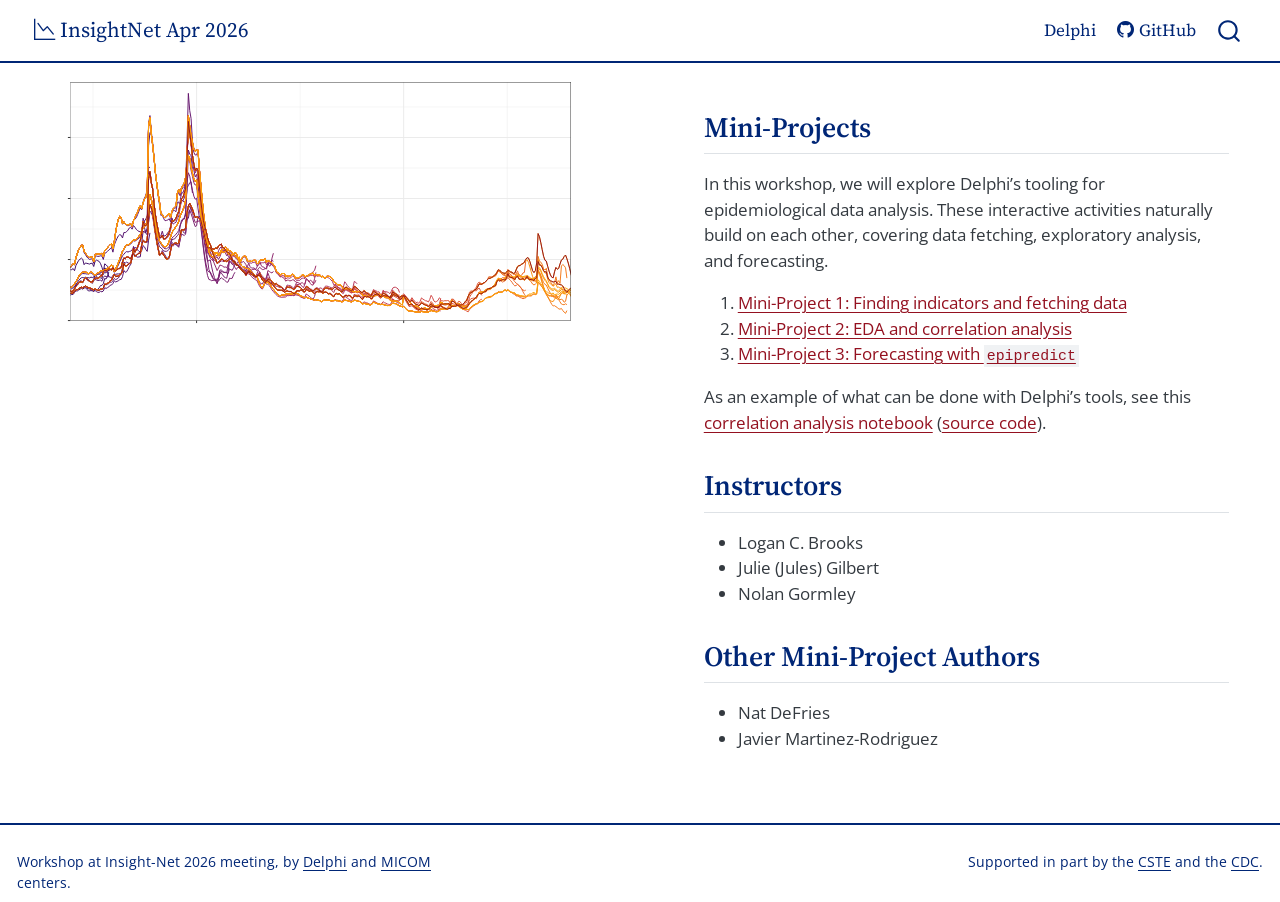
<file: index.html>
<!DOCTYPE html>
<html xmlns="http://www.w3.org/1999/xhtml" lang="en" xml:lang="en"><head>

<meta charset="utf-8">
<meta name="generator" content="quarto-1.8.25">

<meta name="viewport" content="width=device-width, initial-scale=1.0, user-scalable=yes">


<title>InsightNet Apr 2026</title>
<style>
code{white-space: pre-wrap;}
span.smallcaps{font-variant: small-caps;}
div.columns{display: flex; gap: min(4vw, 1.5em);}
div.column{flex: auto; overflow-x: auto;}
div.hanging-indent{margin-left: 1.5em; text-indent: -1.5em;}
ul.task-list{list-style: none;}
ul.task-list li input[type="checkbox"] {
  width: 0.8em;
  margin: 0 0.8em 0.2em -1em; /* quarto-specific, see https://github.com/quarto-dev/quarto-cli/issues/4556 */ 
  vertical-align: middle;
}
</style>


<script src="site_libs/quarto-nav/quarto-nav.js"></script>
<script src="site_libs/quarto-nav/headroom.min.js"></script>
<script src="site_libs/clipboard/clipboard.min.js"></script>
<script src="site_libs/quarto-search/autocomplete.umd.js"></script>
<script src="site_libs/quarto-search/fuse.min.js"></script>
<script src="site_libs/quarto-search/quarto-search.js"></script>
<meta name="quarto:offset" content="./">
<script src="site_libs/quarto-html/quarto.js" type="module"></script>
<script src="site_libs/quarto-html/tabsets/tabsets.js" type="module"></script>
<script src="site_libs/quarto-html/axe/axe-check.js" type="module"></script>
<script src="site_libs/quarto-html/popper.min.js"></script>
<script src="site_libs/quarto-html/tippy.umd.min.js"></script>
<script src="site_libs/quarto-html/anchor.min.js"></script>
<link href="site_libs/quarto-html/tippy.css" rel="stylesheet">
<link href="site_libs/quarto-html/quarto-syntax-highlighting-7b89279ff1a6dce999919e0e67d4d9ec.css" rel="stylesheet" id="quarto-text-highlighting-styles">
<script src="site_libs/bootstrap/bootstrap.min.js"></script>
<link href="site_libs/bootstrap/bootstrap-icons.css" rel="stylesheet">
<link href="site_libs/bootstrap/bootstrap-f5081daa3b7b4c487c0aafb739bd7a50.min.css" rel="stylesheet" append-hash="true" id="quarto-bootstrap" data-mode="light">
<script id="quarto-search-options" type="application/json">{
  "location": "navbar",
  "copy-button": false,
  "collapse-after": 3,
  "panel-placement": "end",
  "type": "overlay",
  "limit": 50,
  "keyboard-shortcut": [
    "f",
    "/",
    "s"
  ],
  "show-item-context": false,
  "language": {
    "search-no-results-text": "No results",
    "search-matching-documents-text": "matching documents",
    "search-copy-link-title": "Copy link to search",
    "search-hide-matches-text": "Hide additional matches",
    "search-more-match-text": "more match in this document",
    "search-more-matches-text": "more matches in this document",
    "search-clear-button-title": "Clear",
    "search-text-placeholder": "",
    "search-detached-cancel-button-title": "Cancel",
    "search-submit-button-title": "Submit",
    "search-label": "Search"
  }
}</script>


</head>

<body class="nav-fixed fullcontent quarto-light">

<div id="quarto-search-results"></div>
  <header id="quarto-header" class="headroom fixed-top">
    <nav class="navbar navbar-expand-lg " data-bs-theme="dark">
      <div class="navbar-container container-fluid">
      <div class="navbar-brand-container mx-auto">
    <a href="./index.html" class="navbar-brand navbar-brand-logo">
    </a>
    <a class="navbar-brand" href="./index.html">
    <span class="navbar-title"><i class="bi bi-graph-down"></i> InsightNet Apr 2026</span>
    </a>
  </div>
            <div id="quarto-search" class="" title="Search"></div>
          <button class="navbar-toggler" type="button" data-bs-toggle="collapse" data-bs-target="#navbarCollapse" aria-controls="navbarCollapse" role="menu" aria-expanded="false" aria-label="Toggle navigation" onclick="if (window.quartoToggleHeadroom) { window.quartoToggleHeadroom(); }">
  <span class="navbar-toggler-icon"></span>
</button>
          <div class="collapse navbar-collapse" id="navbarCollapse">
            <ul class="navbar-nav navbar-nav-scroll ms-auto">
  <li class="nav-item">
    <a class="nav-link" href="https://delphi.cmu.edu/"> 
<span class="menu-text">Delphi</span></a>
  </li>  
  <li class="nav-item">
    <a class="nav-link" href="https://github.com/cmu-delphi/InsightNet-apr-2026"> <i class="bi bi-github" role="img">
</i> 
<span class="menu-text">GitHub</span></a>
  </li>  
</ul>
          </div> <!-- /navcollapse -->
            <div class="quarto-navbar-tools">
</div>
      </div> <!-- /container-fluid -->
    </nav>
</header>
<!-- content -->
<div id="quarto-content" class="quarto-container page-layout-custom page-navbar">
<!-- sidebar -->
<!-- margin-sidebar -->
<!-- main -->




<div class="grid">
<div class="g-col-12 g-col-lg-6 px-5">
<div class="quarto-figure quarto-figure-center">
<figure class="figure">
<p><img src="assets/img/cover-art.svg" class="img-fluid quarto-figure quarto-figure-center figure-img"></p>
</figure>
</div>
<!-- ::: {layout-ncol=4} -->
<!-- ![](assets/img/delphi.jpg) -->
<!-- ![](assets/img/cmu.png) -->
<!-- ![](assets/img/berkeley.jpg) -->
<!-- ![](assets/img/ubc.jpg) -->
<!-- ::: -->
</div>
<div class="g-col-12 g-col-lg-6 px-5">
<section id="mini-projects" class="level2">
<h2 data-anchor-id="mini-projects">Mini-Projects</h2>
<p>In this workshop, we will explore Delphi’s tooling for epidemiological data analysis. These interactive activities naturally build on each other, covering data fetching, exploratory analysis, and forecasting.</p>
<ol type="1">
<li><a href="./scripts/miniproject_1_solutions.html">Mini-Project 1: Finding indicators and fetching data</a></li>
<li><a href="./scripts/miniproject_2_solutions.html">Mini-Project 2: EDA and correlation analysis</a></li>
<li><a href="./scripts/miniproject_3_solutions.html">Mini-Project 3: Forecasting with <code>epipredict</code></a></li>
</ol>
<p>As an example of what can be done with Delphi’s tools, see this <a href="https://cmu-delphi.github.io/analysis-notebooks/indicator_analysis/eval_hhs_vs_doctor_visits_api_state.html">correlation analysis notebook</a> (<a href="https://github.com/cmu-delphi/analysis-notebooks/tree/main/indicator_analysis">source code</a>).</p>
</section>
<section id="instructors" class="level2">
<h2 data-anchor-id="instructors">Instructors</h2>
<ul>
<li>Logan C. Brooks</li>
<li>Julie (Jules) Gilbert</li>
<li>Nolan Gormley</li>
</ul>
</section>
<section id="other-mini-project-authors" class="level2">
<h2 data-anchor-id="other-mini-project-authors">Other Mini-Project Authors</h2>
<ul>
<li>Nat DeFries</li>
<li>Javier Martinez-Rodriguez</li>
</ul>
</section>
</div>
</div>




<script id="quarto-html-after-body" type="application/javascript">
  window.document.addEventListener("DOMContentLoaded", function (event) {
    const icon = "";
    const anchorJS = new window.AnchorJS();
    anchorJS.options = {
      placement: 'right',
      icon: icon
    };
    anchorJS.add('.anchored');
    const isCodeAnnotation = (el) => {
      for (const clz of el.classList) {
        if (clz.startsWith('code-annotation-')) {                     
          return true;
        }
      }
      return false;
    }
    const onCopySuccess = function(e) {
      // button target
      const button = e.trigger;
      // don't keep focus
      button.blur();
      // flash "checked"
      button.classList.add('code-copy-button-checked');
      var currentTitle = button.getAttribute("title");
      button.setAttribute("title", "Copied!");
      let tooltip;
      if (window.bootstrap) {
        button.setAttribute("data-bs-toggle", "tooltip");
        button.setAttribute("data-bs-placement", "left");
        button.setAttribute("data-bs-title", "Copied!");
        tooltip = new bootstrap.Tooltip(button, 
          { trigger: "manual", 
            customClass: "code-copy-button-tooltip",
            offset: [0, -8]});
        tooltip.show();    
      }
      setTimeout(function() {
        if (tooltip) {
          tooltip.hide();
          button.removeAttribute("data-bs-title");
          button.removeAttribute("data-bs-toggle");
          button.removeAttribute("data-bs-placement");
        }
        button.setAttribute("title", currentTitle);
        button.classList.remove('code-copy-button-checked');
      }, 1000);
      // clear code selection
      e.clearSelection();
    }
    const getTextToCopy = function(trigger) {
      const outerScaffold = trigger.parentElement.cloneNode(true);
      const codeEl = outerScaffold.querySelector('code');
      for (const childEl of codeEl.children) {
        if (isCodeAnnotation(childEl)) {
          childEl.remove();
        }
      }
      return codeEl.innerText;
    }
    const clipboard = new window.ClipboardJS('.code-copy-button:not([data-in-quarto-modal])', {
      text: getTextToCopy
    });
    clipboard.on('success', onCopySuccess);
    if (window.document.getElementById('quarto-embedded-source-code-modal')) {
      const clipboardModal = new window.ClipboardJS('.code-copy-button[data-in-quarto-modal]', {
        text: getTextToCopy,
        container: window.document.getElementById('quarto-embedded-source-code-modal')
      });
      clipboardModal.on('success', onCopySuccess);
    }
      var localhostRegex = new RegExp(/^(?:http|https):\/\/localhost\:?[0-9]*\//);
      var mailtoRegex = new RegExp(/^mailto:/);
        var filterRegex = new RegExp("https:\/\/cmu-delphi\.github\.io\/InsightNet-apr-2026\/");
      var isInternal = (href) => {
          return filterRegex.test(href) || localhostRegex.test(href) || mailtoRegex.test(href);
      }
      // Inspect non-navigation links and adorn them if external
     var links = window.document.querySelectorAll('a[href]:not(.nav-link):not(.navbar-brand):not(.toc-action):not(.sidebar-link):not(.sidebar-item-toggle):not(.pagination-link):not(.no-external):not([aria-hidden]):not(.dropdown-item):not(.quarto-navigation-tool):not(.about-link)');
      for (var i=0; i<links.length; i++) {
        const link = links[i];
        if (!isInternal(link.href)) {
          // undo the damage that might have been done by quarto-nav.js in the case of
          // links that we want to consider external
          if (link.dataset.originalHref !== undefined) {
            link.href = link.dataset.originalHref;
          }
        }
      }
    function tippyHover(el, contentFn, onTriggerFn, onUntriggerFn) {
      const config = {
        allowHTML: true,
        maxWidth: 500,
        delay: 100,
        arrow: false,
        appendTo: function(el) {
            return el.parentElement;
        },
        interactive: true,
        interactiveBorder: 10,
        theme: 'quarto',
        placement: 'bottom-start',
      };
      if (contentFn) {
        config.content = contentFn;
      }
      if (onTriggerFn) {
        config.onTrigger = onTriggerFn;
      }
      if (onUntriggerFn) {
        config.onUntrigger = onUntriggerFn;
      }
      window.tippy(el, config); 
    }
    const noterefs = window.document.querySelectorAll('a[role="doc-noteref"]');
    for (var i=0; i<noterefs.length; i++) {
      const ref = noterefs[i];
      tippyHover(ref, function() {
        // use id or data attribute instead here
        let href = ref.getAttribute('data-footnote-href') || ref.getAttribute('href');
        try { href = new URL(href).hash; } catch {}
        const id = href.replace(/^#\/?/, "");
        const note = window.document.getElementById(id);
        if (note) {
          return note.innerHTML;
        } else {
          return "";
        }
      });
    }
    const xrefs = window.document.querySelectorAll('a.quarto-xref');
    const processXRef = (id, note) => {
      // Strip column container classes
      const stripColumnClz = (el) => {
        el.classList.remove("page-full", "page-columns");
        if (el.children) {
          for (const child of el.children) {
            stripColumnClz(child);
          }
        }
      }
      stripColumnClz(note)
      if (id === null || id.startsWith('sec-')) {
        // Special case sections, only their first couple elements
        const container = document.createElement("div");
        if (note.children && note.children.length > 2) {
          container.appendChild(note.children[0].cloneNode(true));
          for (let i = 1; i < note.children.length; i++) {
            const child = note.children[i];
            if (child.tagName === "P" && child.innerText === "") {
              continue;
            } else {
              container.appendChild(child.cloneNode(true));
              break;
            }
          }
          if (window.Quarto?.typesetMath) {
            window.Quarto.typesetMath(container);
          }
          return container.innerHTML
        } else {
          if (window.Quarto?.typesetMath) {
            window.Quarto.typesetMath(note);
          }
          return note.innerHTML;
        }
      } else {
        // Remove any anchor links if they are present
        const anchorLink = note.querySelector('a.anchorjs-link');
        if (anchorLink) {
          anchorLink.remove();
        }
        if (window.Quarto?.typesetMath) {
          window.Quarto.typesetMath(note);
        }
        if (note.classList.contains("callout")) {
          return note.outerHTML;
        } else {
          return note.innerHTML;
        }
      }
    }
    for (var i=0; i<xrefs.length; i++) {
      const xref = xrefs[i];
      tippyHover(xref, undefined, function(instance) {
        instance.disable();
        let url = xref.getAttribute('href');
        let hash = undefined; 
        if (url.startsWith('#')) {
          hash = url;
        } else {
          try { hash = new URL(url).hash; } catch {}
        }
        if (hash) {
          const id = hash.replace(/^#\/?/, "");
          const note = window.document.getElementById(id);
          if (note !== null) {
            try {
              const html = processXRef(id, note.cloneNode(true));
              instance.setContent(html);
            } finally {
              instance.enable();
              instance.show();
            }
          } else {
            // See if we can fetch this
            fetch(url.split('#')[0])
            .then(res => res.text())
            .then(html => {
              const parser = new DOMParser();
              const htmlDoc = parser.parseFromString(html, "text/html");
              const note = htmlDoc.getElementById(id);
              if (note !== null) {
                const html = processXRef(id, note);
                instance.setContent(html);
              } 
            }).finally(() => {
              instance.enable();
              instance.show();
            });
          }
        } else {
          // See if we can fetch a full url (with no hash to target)
          // This is a special case and we should probably do some content thinning / targeting
          fetch(url)
          .then(res => res.text())
          .then(html => {
            const parser = new DOMParser();
            const htmlDoc = parser.parseFromString(html, "text/html");
            const note = htmlDoc.querySelector('main.content');
            if (note !== null) {
              // This should only happen for chapter cross references
              // (since there is no id in the URL)
              // remove the first header
              if (note.children.length > 0 && note.children[0].tagName === "HEADER") {
                note.children[0].remove();
              }
              const html = processXRef(null, note);
              instance.setContent(html);
            } 
          }).finally(() => {
            instance.enable();
            instance.show();
          });
        }
      }, function(instance) {
      });
    }
        let selectedAnnoteEl;
        const selectorForAnnotation = ( cell, annotation) => {
          let cellAttr = 'data-code-cell="' + cell + '"';
          let lineAttr = 'data-code-annotation="' +  annotation + '"';
          const selector = 'span[' + cellAttr + '][' + lineAttr + ']';
          return selector;
        }
        const selectCodeLines = (annoteEl) => {
          const doc = window.document;
          const targetCell = annoteEl.getAttribute("data-target-cell");
          const targetAnnotation = annoteEl.getAttribute("data-target-annotation");
          const annoteSpan = window.document.querySelector(selectorForAnnotation(targetCell, targetAnnotation));
          const lines = annoteSpan.getAttribute("data-code-lines").split(",");
          const lineIds = lines.map((line) => {
            return targetCell + "-" + line;
          })
          let top = null;
          let height = null;
          let parent = null;
          if (lineIds.length > 0) {
              //compute the position of the single el (top and bottom and make a div)
              const el = window.document.getElementById(lineIds[0]);
              top = el.offsetTop;
              height = el.offsetHeight;
              parent = el.parentElement.parentElement;
            if (lineIds.length > 1) {
              const lastEl = window.document.getElementById(lineIds[lineIds.length - 1]);
              const bottom = lastEl.offsetTop + lastEl.offsetHeight;
              height = bottom - top;
            }
            if (top !== null && height !== null && parent !== null) {
              // cook up a div (if necessary) and position it 
              let div = window.document.getElementById("code-annotation-line-highlight");
              if (div === null) {
                div = window.document.createElement("div");
                div.setAttribute("id", "code-annotation-line-highlight");
                div.style.position = 'absolute';
                parent.appendChild(div);
              }
              div.style.top = top - 2 + "px";
              div.style.height = height + 4 + "px";
              div.style.left = 0;
              let gutterDiv = window.document.getElementById("code-annotation-line-highlight-gutter");
              if (gutterDiv === null) {
                gutterDiv = window.document.createElement("div");
                gutterDiv.setAttribute("id", "code-annotation-line-highlight-gutter");
                gutterDiv.style.position = 'absolute';
                const codeCell = window.document.getElementById(targetCell);
                const gutter = codeCell.querySelector('.code-annotation-gutter');
                gutter.appendChild(gutterDiv);
              }
              gutterDiv.style.top = top - 2 + "px";
              gutterDiv.style.height = height + 4 + "px";
            }
            selectedAnnoteEl = annoteEl;
          }
        };
        const unselectCodeLines = () => {
          const elementsIds = ["code-annotation-line-highlight", "code-annotation-line-highlight-gutter"];
          elementsIds.forEach((elId) => {
            const div = window.document.getElementById(elId);
            if (div) {
              div.remove();
            }
          });
          selectedAnnoteEl = undefined;
        };
          // Handle positioning of the toggle
      window.addEventListener(
        "resize",
        throttle(() => {
          elRect = undefined;
          if (selectedAnnoteEl) {
            selectCodeLines(selectedAnnoteEl);
          }
        }, 10)
      );
      function throttle(fn, ms) {
      let throttle = false;
      let timer;
        return (...args) => {
          if(!throttle) { // first call gets through
              fn.apply(this, args);
              throttle = true;
          } else { // all the others get throttled
              if(timer) clearTimeout(timer); // cancel #2
              timer = setTimeout(() => {
                fn.apply(this, args);
                timer = throttle = false;
              }, ms);
          }
        };
      }
        // Attach click handler to the DT
        const annoteDls = window.document.querySelectorAll('dt[data-target-cell]');
        for (const annoteDlNode of annoteDls) {
          annoteDlNode.addEventListener('click', (event) => {
            const clickedEl = event.target;
            if (clickedEl !== selectedAnnoteEl) {
              unselectCodeLines();
              const activeEl = window.document.querySelector('dt[data-target-cell].code-annotation-active');
              if (activeEl) {
                activeEl.classList.remove('code-annotation-active');
              }
              selectCodeLines(clickedEl);
              clickedEl.classList.add('code-annotation-active');
            } else {
              // Unselect the line
              unselectCodeLines();
              clickedEl.classList.remove('code-annotation-active');
            }
          });
        }
    const findCites = (el) => {
      const parentEl = el.parentElement;
      if (parentEl) {
        const cites = parentEl.dataset.cites;
        if (cites) {
          return {
            el,
            cites: cites.split(' ')
          };
        } else {
          return findCites(el.parentElement)
        }
      } else {
        return undefined;
      }
    };
    var bibliorefs = window.document.querySelectorAll('a[role="doc-biblioref"]');
    for (var i=0; i<bibliorefs.length; i++) {
      const ref = bibliorefs[i];
      const citeInfo = findCites(ref);
      if (citeInfo) {
        tippyHover(citeInfo.el, function() {
          var popup = window.document.createElement('div');
          citeInfo.cites.forEach(function(cite) {
            var citeDiv = window.document.createElement('div');
            citeDiv.classList.add('hanging-indent');
            citeDiv.classList.add('csl-entry');
            var biblioDiv = window.document.getElementById('ref-' + cite);
            if (biblioDiv) {
              citeDiv.innerHTML = biblioDiv.innerHTML;
            }
            popup.appendChild(citeDiv);
          });
          return popup.innerHTML;
        });
      }
    }
  });
  </script>
</div> <!-- /content -->
<footer class="footer">
  <div class="nav-footer">
    <div class="nav-footer-left">
<p>Workshop at Insight-Net 2026 meeting, by <a href="https://delphi.cmu.edu">Delphi</a> and <a href="https://www.micom-insight.net/">MICOM</a> centers.</p>
</div>   
    <div class="nav-footer-center">
      &nbsp;
    </div>
    <div class="nav-footer-right">
<p>Supported in part by the <a href="https://www.cste.org">CSTE</a> and the <a href="https://www.cdc.gov">CDC</a>.</p>
</div>
  </div>
</footer>




</body></html>
</file>
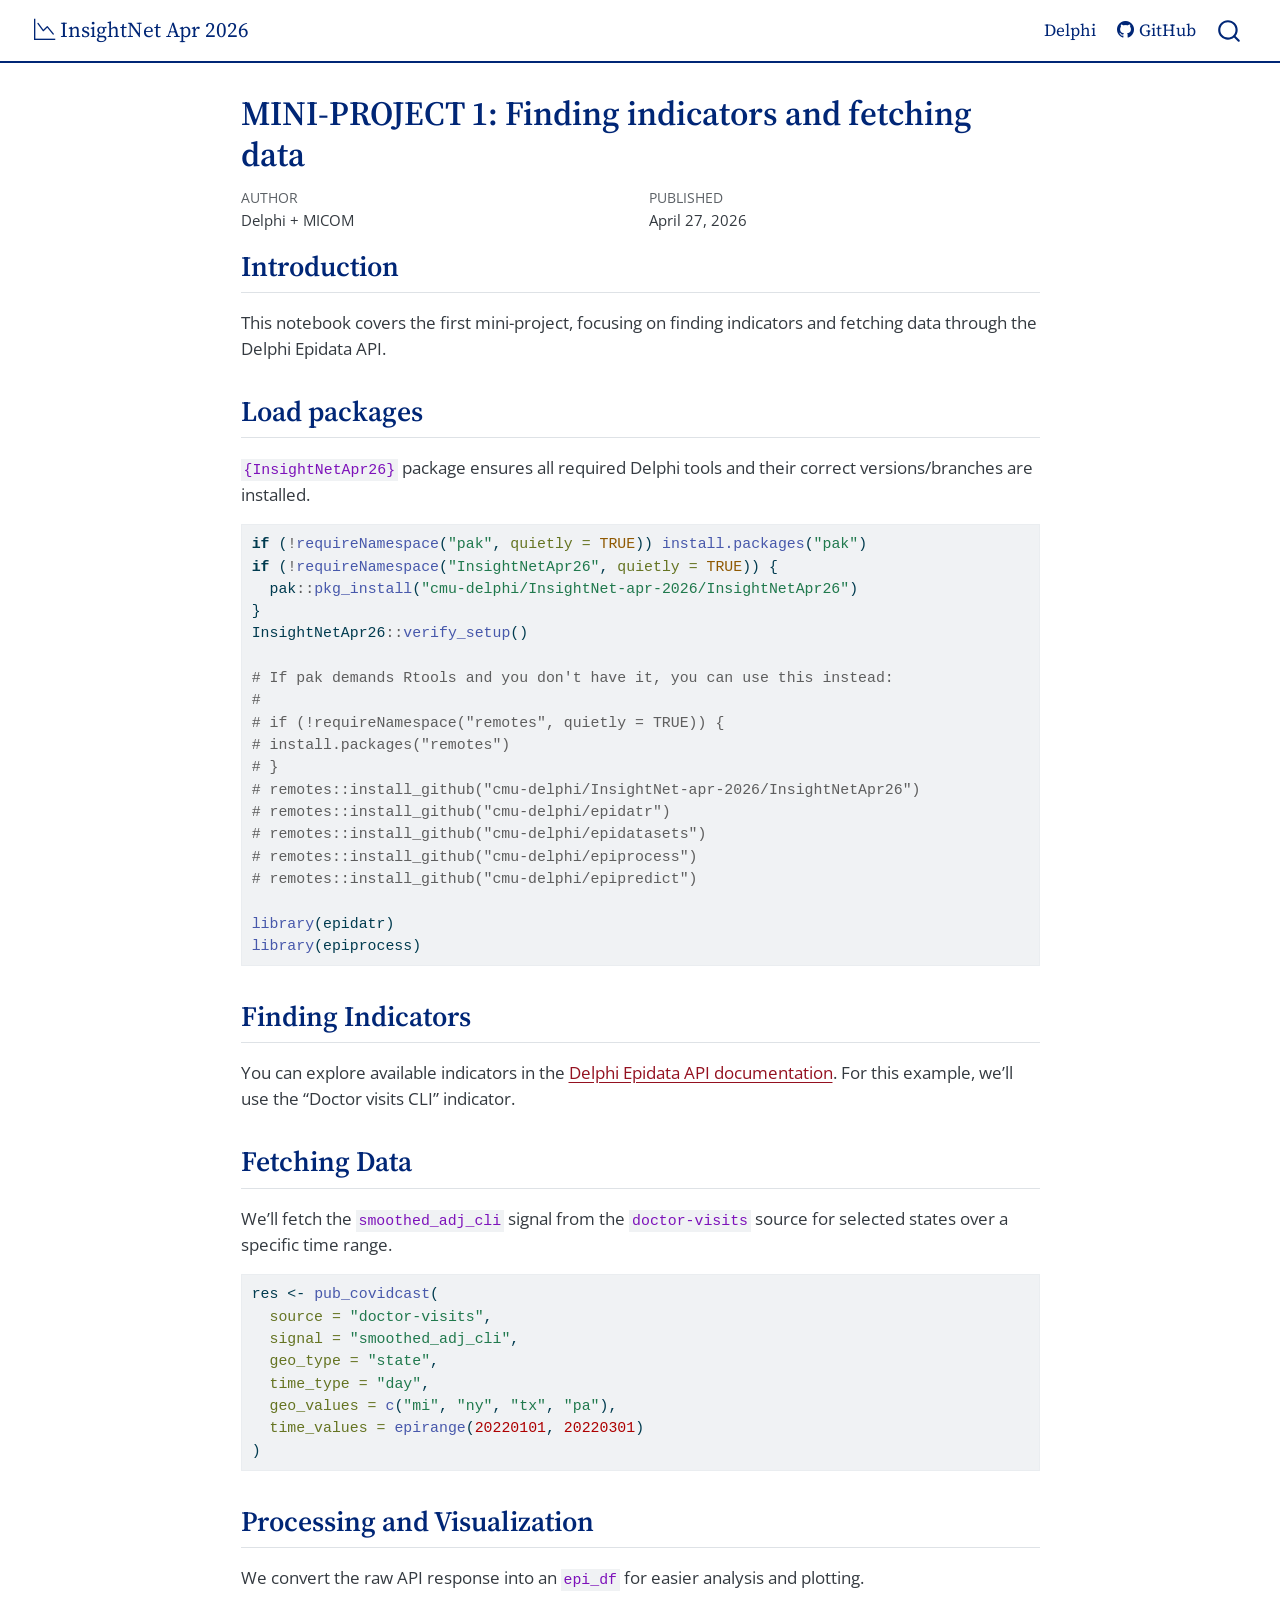
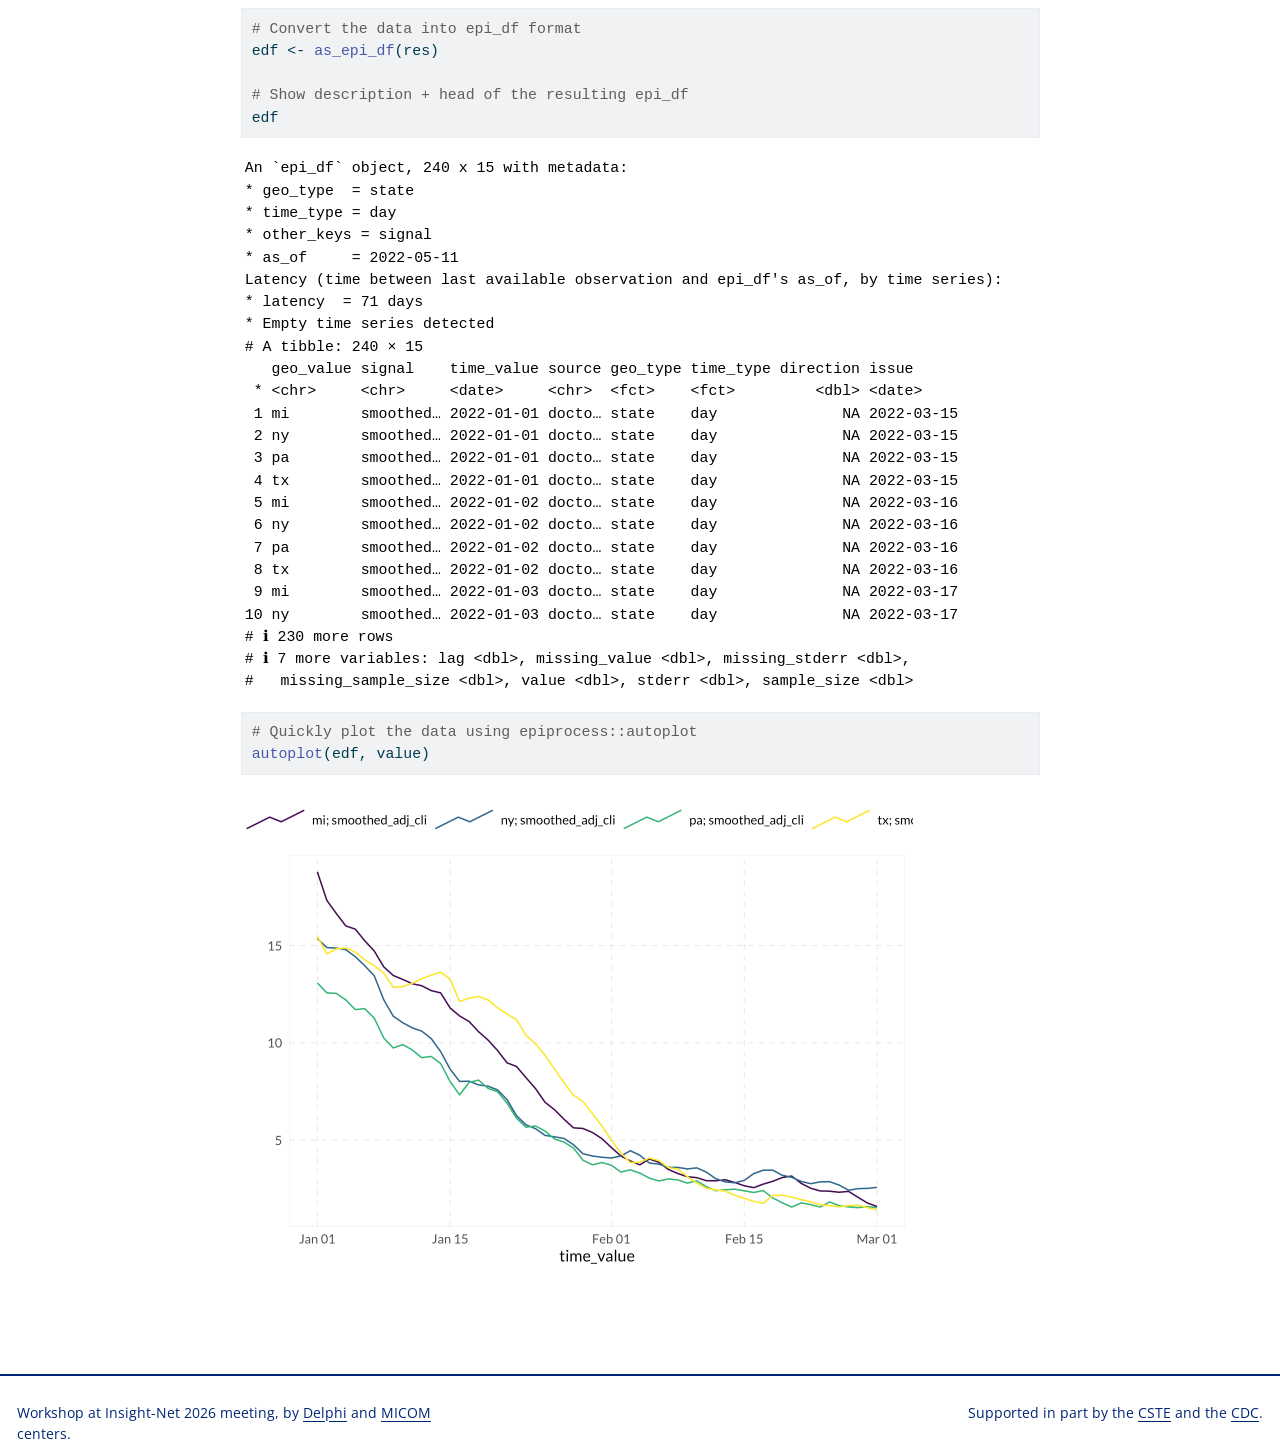
<file: scripts/miniproject_1_solutions.html>
<!DOCTYPE html>
<html xmlns="http://www.w3.org/1999/xhtml" lang="en" xml:lang="en"><head>

<meta charset="utf-8">
<meta name="generator" content="quarto-1.8.25">

<meta name="viewport" content="width=device-width, initial-scale=1.0, user-scalable=yes">

<meta name="author" content="Delphi + MICOM">
<meta name="dcterms.date" content="2026-04-27">

<title>MINI-PROJECT 1: Finding indicators and fetching data – InsightNet Apr 2026</title>
<style>
code{white-space: pre-wrap;}
span.smallcaps{font-variant: small-caps;}
div.columns{display: flex; gap: min(4vw, 1.5em);}
div.column{flex: auto; overflow-x: auto;}
div.hanging-indent{margin-left: 1.5em; text-indent: -1.5em;}
ul.task-list{list-style: none;}
ul.task-list li input[type="checkbox"] {
  width: 0.8em;
  margin: 0 0.8em 0.2em -1em; /* quarto-specific, see https://github.com/quarto-dev/quarto-cli/issues/4556 */ 
  vertical-align: middle;
}
/* CSS for syntax highlighting */
html { -webkit-text-size-adjust: 100%; }
pre > code.sourceCode { white-space: pre; position: relative; }
pre > code.sourceCode > span { display: inline-block; line-height: 1.25; }
pre > code.sourceCode > span:empty { height: 1.2em; }
.sourceCode { overflow: visible; }
code.sourceCode > span { color: inherit; text-decoration: inherit; }
div.sourceCode { margin: 1em 0; }
pre.sourceCode { margin: 0; }
@media screen {
div.sourceCode { overflow: auto; }
}
@media print {
pre > code.sourceCode { white-space: pre-wrap; }
pre > code.sourceCode > span { text-indent: -5em; padding-left: 5em; }
}
pre.numberSource code
  { counter-reset: source-line 0; }
pre.numberSource code > span
  { position: relative; left: -4em; counter-increment: source-line; }
pre.numberSource code > span > a:first-child::before
  { content: counter(source-line);
    position: relative; left: -1em; text-align: right; vertical-align: baseline;
    border: none; display: inline-block;
    -webkit-touch-callout: none; -webkit-user-select: none;
    -khtml-user-select: none; -moz-user-select: none;
    -ms-user-select: none; user-select: none;
    padding: 0 4px; width: 4em;
  }
pre.numberSource { margin-left: 3em;  padding-left: 4px; }
div.sourceCode
  {   }
@media screen {
pre > code.sourceCode > span > a:first-child::before { text-decoration: underline; }
}
</style>


<script src="../site_libs/quarto-nav/quarto-nav.js"></script>
<script src="../site_libs/quarto-nav/headroom.min.js"></script>
<script src="../site_libs/clipboard/clipboard.min.js"></script>
<script src="../site_libs/quarto-search/autocomplete.umd.js"></script>
<script src="../site_libs/quarto-search/fuse.min.js"></script>
<script src="../site_libs/quarto-search/quarto-search.js"></script>
<meta name="quarto:offset" content="../">
<script src="../site_libs/quarto-html/quarto.js" type="module"></script>
<script src="../site_libs/quarto-html/tabsets/tabsets.js" type="module"></script>
<script src="../site_libs/quarto-html/axe/axe-check.js" type="module"></script>
<script src="../site_libs/quarto-html/popper.min.js"></script>
<script src="../site_libs/quarto-html/tippy.umd.min.js"></script>
<script src="../site_libs/quarto-html/anchor.min.js"></script>
<link href="../site_libs/quarto-html/tippy.css" rel="stylesheet">
<link href="../site_libs/quarto-html/quarto-syntax-highlighting-7b89279ff1a6dce999919e0e67d4d9ec.css" rel="stylesheet" id="quarto-text-highlighting-styles">
<script src="../site_libs/bootstrap/bootstrap.min.js"></script>
<link href="../site_libs/bootstrap/bootstrap-icons.css" rel="stylesheet">
<link href="../site_libs/bootstrap/bootstrap-f5081daa3b7b4c487c0aafb739bd7a50.min.css" rel="stylesheet" append-hash="true" id="quarto-bootstrap" data-mode="light">
<script id="quarto-search-options" type="application/json">{
  "location": "navbar",
  "copy-button": false,
  "collapse-after": 3,
  "panel-placement": "end",
  "type": "overlay",
  "limit": 50,
  "keyboard-shortcut": [
    "f",
    "/",
    "s"
  ],
  "show-item-context": false,
  "language": {
    "search-no-results-text": "No results",
    "search-matching-documents-text": "matching documents",
    "search-copy-link-title": "Copy link to search",
    "search-hide-matches-text": "Hide additional matches",
    "search-more-match-text": "more match in this document",
    "search-more-matches-text": "more matches in this document",
    "search-clear-button-title": "Clear",
    "search-text-placeholder": "",
    "search-detached-cancel-button-title": "Cancel",
    "search-submit-button-title": "Submit",
    "search-label": "Search"
  }
}</script>


</head>

<body class="nav-fixed fullcontent quarto-light">

<div id="quarto-search-results"></div>
  <header id="quarto-header" class="headroom fixed-top">
    <nav class="navbar navbar-expand-lg " data-bs-theme="dark">
      <div class="navbar-container container-fluid">
      <div class="navbar-brand-container mx-auto">
    <a href="../index.html" class="navbar-brand navbar-brand-logo">
    </a>
    <a class="navbar-brand" href="../index.html">
    <span class="navbar-title"><i class="bi bi-graph-down"></i> InsightNet Apr 2026</span>
    </a>
  </div>
            <div id="quarto-search" class="" title="Search"></div>
          <button class="navbar-toggler" type="button" data-bs-toggle="collapse" data-bs-target="#navbarCollapse" aria-controls="navbarCollapse" role="menu" aria-expanded="false" aria-label="Toggle navigation" onclick="if (window.quartoToggleHeadroom) { window.quartoToggleHeadroom(); }">
  <span class="navbar-toggler-icon"></span>
</button>
          <div class="collapse navbar-collapse" id="navbarCollapse">
            <ul class="navbar-nav navbar-nav-scroll ms-auto">
  <li class="nav-item">
    <a class="nav-link" href="https://delphi.cmu.edu/"> 
<span class="menu-text">Delphi</span></a>
  </li>  
  <li class="nav-item">
    <a class="nav-link" href="https://github.com/cmu-delphi/InsightNet-apr-2026"> <i class="bi bi-github" role="img">
</i> 
<span class="menu-text">GitHub</span></a>
  </li>  
</ul>
          </div> <!-- /navcollapse -->
            <div class="quarto-navbar-tools">
</div>
      </div> <!-- /container-fluid -->
    </nav>
</header>
<!-- content -->
<div id="quarto-content" class="quarto-container page-columns page-rows-contents page-layout-article page-navbar">
<!-- sidebar -->
<!-- margin-sidebar -->
    
<!-- main -->
<main class="content" id="quarto-document-content">

<header id="title-block-header" class="quarto-title-block default">
<div class="quarto-title">
<h1 class="title">MINI-PROJECT 1: Finding indicators and fetching data</h1>
</div>



<div class="quarto-title-meta">

    <div>
    <div class="quarto-title-meta-heading">Author</div>
    <div class="quarto-title-meta-contents">
             <p>Delphi + MICOM </p>
          </div>
  </div>
    
    <div>
    <div class="quarto-title-meta-heading">Published</div>
    <div class="quarto-title-meta-contents">
      <p class="date">April 27, 2026</p>
    </div>
  </div>
  
    
  </div>
  


</header>


<section id="introduction" class="level2">
<h2 class="anchored" data-anchor-id="introduction">Introduction</h2>
<p>This notebook covers the first mini-project, focusing on finding indicators and fetching data through the Delphi Epidata API.</p>
</section>
<section id="load-packages" class="level2">
<h2 class="anchored" data-anchor-id="load-packages">Load packages</h2>
<p><code>{InsightNetApr26}</code> package ensures all required Delphi tools and their correct versions/branches are installed.</p>
<div class="cell">
<div class="code-copy-outer-scaffold"><div class="sourceCode cell-code" id="cb1"><pre class="sourceCode r code-with-copy"><code class="sourceCode r"><span id="cb1-1"><a href="#cb1-1" aria-hidden="true" tabindex="-1"></a><span class="cf">if</span> (<span class="sc">!</span><span class="fu">requireNamespace</span>(<span class="st">"pak"</span>, <span class="at">quietly =</span> <span class="cn">TRUE</span>)) <span class="fu">install.packages</span>(<span class="st">"pak"</span>)</span>
<span id="cb1-2"><a href="#cb1-2" aria-hidden="true" tabindex="-1"></a><span class="cf">if</span> (<span class="sc">!</span><span class="fu">requireNamespace</span>(<span class="st">"InsightNetApr26"</span>, <span class="at">quietly =</span> <span class="cn">TRUE</span>)) {</span>
<span id="cb1-3"><a href="#cb1-3" aria-hidden="true" tabindex="-1"></a>  pak<span class="sc">::</span><span class="fu">pkg_install</span>(<span class="st">"cmu-delphi/InsightNet-apr-2026/InsightNetApr26"</span>)</span>
<span id="cb1-4"><a href="#cb1-4" aria-hidden="true" tabindex="-1"></a>}</span>
<span id="cb1-5"><a href="#cb1-5" aria-hidden="true" tabindex="-1"></a>InsightNetApr26<span class="sc">::</span><span class="fu">verify_setup</span>()</span>
<span id="cb1-6"><a href="#cb1-6" aria-hidden="true" tabindex="-1"></a></span>
<span id="cb1-7"><a href="#cb1-7" aria-hidden="true" tabindex="-1"></a><span class="co"># If pak demands Rtools and you don't have it, you can use this instead:</span></span>
<span id="cb1-8"><a href="#cb1-8" aria-hidden="true" tabindex="-1"></a><span class="co">#</span></span>
<span id="cb1-9"><a href="#cb1-9" aria-hidden="true" tabindex="-1"></a><span class="co"># if (!requireNamespace("remotes", quietly = TRUE)) {</span></span>
<span id="cb1-10"><a href="#cb1-10" aria-hidden="true" tabindex="-1"></a><span class="co"># install.packages("remotes")</span></span>
<span id="cb1-11"><a href="#cb1-11" aria-hidden="true" tabindex="-1"></a><span class="co"># }</span></span>
<span id="cb1-12"><a href="#cb1-12" aria-hidden="true" tabindex="-1"></a><span class="co"># remotes::install_github("cmu-delphi/InsightNet-apr-2026/InsightNetApr26")</span></span>
<span id="cb1-13"><a href="#cb1-13" aria-hidden="true" tabindex="-1"></a><span class="co"># remotes::install_github("cmu-delphi/epidatr")</span></span>
<span id="cb1-14"><a href="#cb1-14" aria-hidden="true" tabindex="-1"></a><span class="co"># remotes::install_github("cmu-delphi/epidatasets")</span></span>
<span id="cb1-15"><a href="#cb1-15" aria-hidden="true" tabindex="-1"></a><span class="co"># remotes::install_github("cmu-delphi/epiprocess")</span></span>
<span id="cb1-16"><a href="#cb1-16" aria-hidden="true" tabindex="-1"></a><span class="co"># remotes::install_github("cmu-delphi/epipredict")</span></span>
<span id="cb1-17"><a href="#cb1-17" aria-hidden="true" tabindex="-1"></a></span>
<span id="cb1-18"><a href="#cb1-18" aria-hidden="true" tabindex="-1"></a><span class="fu">library</span>(epidatr)</span>
<span id="cb1-19"><a href="#cb1-19" aria-hidden="true" tabindex="-1"></a><span class="fu">library</span>(epiprocess)</span></code></pre></div><button title="Copy to Clipboard" class="code-copy-button"><i class="bi"></i></button></div>
</div>
</section>
<section id="finding-indicators" class="level2">
<h2 class="anchored" data-anchor-id="finding-indicators">Finding Indicators</h2>
<p>You can explore available indicators in the <a href="https://cmu-delphi.github.io/delphi-epidata/api/covidcast-signals/doctor-visits.html">Delphi Epidata API documentation</a>. For this example, we’ll use the “Doctor visits CLI” indicator.</p>
</section>
<section id="fetching-data" class="level2">
<h2 class="anchored" data-anchor-id="fetching-data">Fetching Data</h2>
<p>We’ll fetch the <code>smoothed_adj_cli</code> signal from the <code>doctor-visits</code> source for selected states over a specific time range.</p>
<div class="cell">
<div class="code-copy-outer-scaffold"><div class="sourceCode cell-code" id="cb2"><pre class="sourceCode r code-with-copy"><code class="sourceCode r"><span id="cb2-1"><a href="#cb2-1" aria-hidden="true" tabindex="-1"></a>res <span class="ot">&lt;-</span> <span class="fu">pub_covidcast</span>(</span>
<span id="cb2-2"><a href="#cb2-2" aria-hidden="true" tabindex="-1"></a>  <span class="at">source =</span> <span class="st">"doctor-visits"</span>,</span>
<span id="cb2-3"><a href="#cb2-3" aria-hidden="true" tabindex="-1"></a>  <span class="at">signal =</span> <span class="st">"smoothed_adj_cli"</span>,</span>
<span id="cb2-4"><a href="#cb2-4" aria-hidden="true" tabindex="-1"></a>  <span class="at">geo_type =</span> <span class="st">"state"</span>,</span>
<span id="cb2-5"><a href="#cb2-5" aria-hidden="true" tabindex="-1"></a>  <span class="at">time_type =</span> <span class="st">"day"</span>,</span>
<span id="cb2-6"><a href="#cb2-6" aria-hidden="true" tabindex="-1"></a>  <span class="at">geo_values =</span> <span class="fu">c</span>(<span class="st">"mi"</span>, <span class="st">"ny"</span>, <span class="st">"tx"</span>, <span class="st">"pa"</span>),</span>
<span id="cb2-7"><a href="#cb2-7" aria-hidden="true" tabindex="-1"></a>  <span class="at">time_values =</span> <span class="fu">epirange</span>(<span class="dv">20220101</span>, <span class="dv">20220301</span>)</span>
<span id="cb2-8"><a href="#cb2-8" aria-hidden="true" tabindex="-1"></a>)</span></code></pre></div><button title="Copy to Clipboard" class="code-copy-button"><i class="bi"></i></button></div>
</div>
</section>
<section id="processing-and-visualization" class="level2">
<h2 class="anchored" data-anchor-id="processing-and-visualization">Processing and Visualization</h2>
<p>We convert the raw API response into an <code>epi_df</code> for easier analysis and plotting.</p>
<div class="cell">
<div class="code-copy-outer-scaffold"><div class="sourceCode cell-code" id="cb3"><pre class="sourceCode r code-with-copy"><code class="sourceCode r"><span id="cb3-1"><a href="#cb3-1" aria-hidden="true" tabindex="-1"></a><span class="co"># Convert the data into epi_df format</span></span>
<span id="cb3-2"><a href="#cb3-2" aria-hidden="true" tabindex="-1"></a>edf <span class="ot">&lt;-</span> <span class="fu">as_epi_df</span>(res)</span>
<span id="cb3-3"><a href="#cb3-3" aria-hidden="true" tabindex="-1"></a></span>
<span id="cb3-4"><a href="#cb3-4" aria-hidden="true" tabindex="-1"></a><span class="co"># Show description + head of the resulting epi_df</span></span>
<span id="cb3-5"><a href="#cb3-5" aria-hidden="true" tabindex="-1"></a>edf</span></code></pre></div><button title="Copy to Clipboard" class="code-copy-button"><i class="bi"></i></button></div>
<div class="cell-output cell-output-stdout">
<pre><code>An `epi_df` object, 240 x 15 with metadata:
* geo_type  = state
* time_type = day
* other_keys = signal
* as_of     = 2022-05-11
Latency (time between last available observation and epi_df's as_of, by time series):
* latency  = 71 days
* Empty time series detected
# A tibble: 240 × 15
   geo_value signal    time_value source geo_type time_type direction issue     
 * &lt;chr&gt;     &lt;chr&gt;     &lt;date&gt;     &lt;chr&gt;  &lt;fct&gt;    &lt;fct&gt;         &lt;dbl&gt; &lt;date&gt;    
 1 mi        smoothed… 2022-01-01 docto… state    day              NA 2022-03-15
 2 ny        smoothed… 2022-01-01 docto… state    day              NA 2022-03-15
 3 pa        smoothed… 2022-01-01 docto… state    day              NA 2022-03-15
 4 tx        smoothed… 2022-01-01 docto… state    day              NA 2022-03-15
 5 mi        smoothed… 2022-01-02 docto… state    day              NA 2022-03-16
 6 ny        smoothed… 2022-01-02 docto… state    day              NA 2022-03-16
 7 pa        smoothed… 2022-01-02 docto… state    day              NA 2022-03-16
 8 tx        smoothed… 2022-01-02 docto… state    day              NA 2022-03-16
 9 mi        smoothed… 2022-01-03 docto… state    day              NA 2022-03-17
10 ny        smoothed… 2022-01-03 docto… state    day              NA 2022-03-17
# ℹ 230 more rows
# ℹ 7 more variables: lag &lt;dbl&gt;, missing_value &lt;dbl&gt;, missing_stderr &lt;dbl&gt;,
#   missing_sample_size &lt;dbl&gt;, value &lt;dbl&gt;, stderr &lt;dbl&gt;, sample_size &lt;dbl&gt;</code></pre>
</div>
<div class="code-copy-outer-scaffold"><div class="sourceCode cell-code" id="cb5"><pre class="sourceCode r code-with-copy"><code class="sourceCode r"><span id="cb5-1"><a href="#cb5-1" aria-hidden="true" tabindex="-1"></a><span class="co"># Quickly plot the data using epiprocess::autoplot</span></span>
<span id="cb5-2"><a href="#cb5-2" aria-hidden="true" tabindex="-1"></a><span class="fu">autoplot</span>(edf, value)</span></code></pre></div><button title="Copy to Clipboard" class="code-copy-button"><i class="bi"></i></button></div>
<div class="cell-output-display">
<div>
<figure class="figure">
<p><img src="miniproject_1_solutions_files/figure-html/process-data-1.png" class="img-fluid figure-img" width="672"></p>
</figure>
</div>
</div>
</div>


</section>

</main> <!-- /main -->
<script id="quarto-html-after-body" type="application/javascript">
  window.document.addEventListener("DOMContentLoaded", function (event) {
    const icon = "";
    const anchorJS = new window.AnchorJS();
    anchorJS.options = {
      placement: 'right',
      icon: icon
    };
    anchorJS.add('.anchored');
    const isCodeAnnotation = (el) => {
      for (const clz of el.classList) {
        if (clz.startsWith('code-annotation-')) {                     
          return true;
        }
      }
      return false;
    }
    const onCopySuccess = function(e) {
      // button target
      const button = e.trigger;
      // don't keep focus
      button.blur();
      // flash "checked"
      button.classList.add('code-copy-button-checked');
      var currentTitle = button.getAttribute("title");
      button.setAttribute("title", "Copied!");
      let tooltip;
      if (window.bootstrap) {
        button.setAttribute("data-bs-toggle", "tooltip");
        button.setAttribute("data-bs-placement", "left");
        button.setAttribute("data-bs-title", "Copied!");
        tooltip = new bootstrap.Tooltip(button, 
          { trigger: "manual", 
            customClass: "code-copy-button-tooltip",
            offset: [0, -8]});
        tooltip.show();    
      }
      setTimeout(function() {
        if (tooltip) {
          tooltip.hide();
          button.removeAttribute("data-bs-title");
          button.removeAttribute("data-bs-toggle");
          button.removeAttribute("data-bs-placement");
        }
        button.setAttribute("title", currentTitle);
        button.classList.remove('code-copy-button-checked');
      }, 1000);
      // clear code selection
      e.clearSelection();
    }
    const getTextToCopy = function(trigger) {
      const outerScaffold = trigger.parentElement.cloneNode(true);
      const codeEl = outerScaffold.querySelector('code');
      for (const childEl of codeEl.children) {
        if (isCodeAnnotation(childEl)) {
          childEl.remove();
        }
      }
      return codeEl.innerText;
    }
    const clipboard = new window.ClipboardJS('.code-copy-button:not([data-in-quarto-modal])', {
      text: getTextToCopy
    });
    clipboard.on('success', onCopySuccess);
    if (window.document.getElementById('quarto-embedded-source-code-modal')) {
      const clipboardModal = new window.ClipboardJS('.code-copy-button[data-in-quarto-modal]', {
        text: getTextToCopy,
        container: window.document.getElementById('quarto-embedded-source-code-modal')
      });
      clipboardModal.on('success', onCopySuccess);
    }
      var localhostRegex = new RegExp(/^(?:http|https):\/\/localhost\:?[0-9]*\//);
      var mailtoRegex = new RegExp(/^mailto:/);
        var filterRegex = new RegExp("https:\/\/cmu-delphi\.github\.io\/InsightNet-apr-2026\/");
      var isInternal = (href) => {
          return filterRegex.test(href) || localhostRegex.test(href) || mailtoRegex.test(href);
      }
      // Inspect non-navigation links and adorn them if external
     var links = window.document.querySelectorAll('a[href]:not(.nav-link):not(.navbar-brand):not(.toc-action):not(.sidebar-link):not(.sidebar-item-toggle):not(.pagination-link):not(.no-external):not([aria-hidden]):not(.dropdown-item):not(.quarto-navigation-tool):not(.about-link)');
      for (var i=0; i<links.length; i++) {
        const link = links[i];
        if (!isInternal(link.href)) {
          // undo the damage that might have been done by quarto-nav.js in the case of
          // links that we want to consider external
          if (link.dataset.originalHref !== undefined) {
            link.href = link.dataset.originalHref;
          }
        }
      }
    function tippyHover(el, contentFn, onTriggerFn, onUntriggerFn) {
      const config = {
        allowHTML: true,
        maxWidth: 500,
        delay: 100,
        arrow: false,
        appendTo: function(el) {
            return el.parentElement;
        },
        interactive: true,
        interactiveBorder: 10,
        theme: 'quarto',
        placement: 'bottom-start',
      };
      if (contentFn) {
        config.content = contentFn;
      }
      if (onTriggerFn) {
        config.onTrigger = onTriggerFn;
      }
      if (onUntriggerFn) {
        config.onUntrigger = onUntriggerFn;
      }
      window.tippy(el, config); 
    }
    const noterefs = window.document.querySelectorAll('a[role="doc-noteref"]');
    for (var i=0; i<noterefs.length; i++) {
      const ref = noterefs[i];
      tippyHover(ref, function() {
        // use id or data attribute instead here
        let href = ref.getAttribute('data-footnote-href') || ref.getAttribute('href');
        try { href = new URL(href).hash; } catch {}
        const id = href.replace(/^#\/?/, "");
        const note = window.document.getElementById(id);
        if (note) {
          return note.innerHTML;
        } else {
          return "";
        }
      });
    }
    const xrefs = window.document.querySelectorAll('a.quarto-xref');
    const processXRef = (id, note) => {
      // Strip column container classes
      const stripColumnClz = (el) => {
        el.classList.remove("page-full", "page-columns");
        if (el.children) {
          for (const child of el.children) {
            stripColumnClz(child);
          }
        }
      }
      stripColumnClz(note)
      if (id === null || id.startsWith('sec-')) {
        // Special case sections, only their first couple elements
        const container = document.createElement("div");
        if (note.children && note.children.length > 2) {
          container.appendChild(note.children[0].cloneNode(true));
          for (let i = 1; i < note.children.length; i++) {
            const child = note.children[i];
            if (child.tagName === "P" && child.innerText === "") {
              continue;
            } else {
              container.appendChild(child.cloneNode(true));
              break;
            }
          }
          if (window.Quarto?.typesetMath) {
            window.Quarto.typesetMath(container);
          }
          return container.innerHTML
        } else {
          if (window.Quarto?.typesetMath) {
            window.Quarto.typesetMath(note);
          }
          return note.innerHTML;
        }
      } else {
        // Remove any anchor links if they are present
        const anchorLink = note.querySelector('a.anchorjs-link');
        if (anchorLink) {
          anchorLink.remove();
        }
        if (window.Quarto?.typesetMath) {
          window.Quarto.typesetMath(note);
        }
        if (note.classList.contains("callout")) {
          return note.outerHTML;
        } else {
          return note.innerHTML;
        }
      }
    }
    for (var i=0; i<xrefs.length; i++) {
      const xref = xrefs[i];
      tippyHover(xref, undefined, function(instance) {
        instance.disable();
        let url = xref.getAttribute('href');
        let hash = undefined; 
        if (url.startsWith('#')) {
          hash = url;
        } else {
          try { hash = new URL(url).hash; } catch {}
        }
        if (hash) {
          const id = hash.replace(/^#\/?/, "");
          const note = window.document.getElementById(id);
          if (note !== null) {
            try {
              const html = processXRef(id, note.cloneNode(true));
              instance.setContent(html);
            } finally {
              instance.enable();
              instance.show();
            }
          } else {
            // See if we can fetch this
            fetch(url.split('#')[0])
            .then(res => res.text())
            .then(html => {
              const parser = new DOMParser();
              const htmlDoc = parser.parseFromString(html, "text/html");
              const note = htmlDoc.getElementById(id);
              if (note !== null) {
                const html = processXRef(id, note);
                instance.setContent(html);
              } 
            }).finally(() => {
              instance.enable();
              instance.show();
            });
          }
        } else {
          // See if we can fetch a full url (with no hash to target)
          // This is a special case and we should probably do some content thinning / targeting
          fetch(url)
          .then(res => res.text())
          .then(html => {
            const parser = new DOMParser();
            const htmlDoc = parser.parseFromString(html, "text/html");
            const note = htmlDoc.querySelector('main.content');
            if (note !== null) {
              // This should only happen for chapter cross references
              // (since there is no id in the URL)
              // remove the first header
              if (note.children.length > 0 && note.children[0].tagName === "HEADER") {
                note.children[0].remove();
              }
              const html = processXRef(null, note);
              instance.setContent(html);
            } 
          }).finally(() => {
            instance.enable();
            instance.show();
          });
        }
      }, function(instance) {
      });
    }
        let selectedAnnoteEl;
        const selectorForAnnotation = ( cell, annotation) => {
          let cellAttr = 'data-code-cell="' + cell + '"';
          let lineAttr = 'data-code-annotation="' +  annotation + '"';
          const selector = 'span[' + cellAttr + '][' + lineAttr + ']';
          return selector;
        }
        const selectCodeLines = (annoteEl) => {
          const doc = window.document;
          const targetCell = annoteEl.getAttribute("data-target-cell");
          const targetAnnotation = annoteEl.getAttribute("data-target-annotation");
          const annoteSpan = window.document.querySelector(selectorForAnnotation(targetCell, targetAnnotation));
          const lines = annoteSpan.getAttribute("data-code-lines").split(",");
          const lineIds = lines.map((line) => {
            return targetCell + "-" + line;
          })
          let top = null;
          let height = null;
          let parent = null;
          if (lineIds.length > 0) {
              //compute the position of the single el (top and bottom and make a div)
              const el = window.document.getElementById(lineIds[0]);
              top = el.offsetTop;
              height = el.offsetHeight;
              parent = el.parentElement.parentElement;
            if (lineIds.length > 1) {
              const lastEl = window.document.getElementById(lineIds[lineIds.length - 1]);
              const bottom = lastEl.offsetTop + lastEl.offsetHeight;
              height = bottom - top;
            }
            if (top !== null && height !== null && parent !== null) {
              // cook up a div (if necessary) and position it 
              let div = window.document.getElementById("code-annotation-line-highlight");
              if (div === null) {
                div = window.document.createElement("div");
                div.setAttribute("id", "code-annotation-line-highlight");
                div.style.position = 'absolute';
                parent.appendChild(div);
              }
              div.style.top = top - 2 + "px";
              div.style.height = height + 4 + "px";
              div.style.left = 0;
              let gutterDiv = window.document.getElementById("code-annotation-line-highlight-gutter");
              if (gutterDiv === null) {
                gutterDiv = window.document.createElement("div");
                gutterDiv.setAttribute("id", "code-annotation-line-highlight-gutter");
                gutterDiv.style.position = 'absolute';
                const codeCell = window.document.getElementById(targetCell);
                const gutter = codeCell.querySelector('.code-annotation-gutter');
                gutter.appendChild(gutterDiv);
              }
              gutterDiv.style.top = top - 2 + "px";
              gutterDiv.style.height = height + 4 + "px";
            }
            selectedAnnoteEl = annoteEl;
          }
        };
        const unselectCodeLines = () => {
          const elementsIds = ["code-annotation-line-highlight", "code-annotation-line-highlight-gutter"];
          elementsIds.forEach((elId) => {
            const div = window.document.getElementById(elId);
            if (div) {
              div.remove();
            }
          });
          selectedAnnoteEl = undefined;
        };
          // Handle positioning of the toggle
      window.addEventListener(
        "resize",
        throttle(() => {
          elRect = undefined;
          if (selectedAnnoteEl) {
            selectCodeLines(selectedAnnoteEl);
          }
        }, 10)
      );
      function throttle(fn, ms) {
      let throttle = false;
      let timer;
        return (...args) => {
          if(!throttle) { // first call gets through
              fn.apply(this, args);
              throttle = true;
          } else { // all the others get throttled
              if(timer) clearTimeout(timer); // cancel #2
              timer = setTimeout(() => {
                fn.apply(this, args);
                timer = throttle = false;
              }, ms);
          }
        };
      }
        // Attach click handler to the DT
        const annoteDls = window.document.querySelectorAll('dt[data-target-cell]');
        for (const annoteDlNode of annoteDls) {
          annoteDlNode.addEventListener('click', (event) => {
            const clickedEl = event.target;
            if (clickedEl !== selectedAnnoteEl) {
              unselectCodeLines();
              const activeEl = window.document.querySelector('dt[data-target-cell].code-annotation-active');
              if (activeEl) {
                activeEl.classList.remove('code-annotation-active');
              }
              selectCodeLines(clickedEl);
              clickedEl.classList.add('code-annotation-active');
            } else {
              // Unselect the line
              unselectCodeLines();
              clickedEl.classList.remove('code-annotation-active');
            }
          });
        }
    const findCites = (el) => {
      const parentEl = el.parentElement;
      if (parentEl) {
        const cites = parentEl.dataset.cites;
        if (cites) {
          return {
            el,
            cites: cites.split(' ')
          };
        } else {
          return findCites(el.parentElement)
        }
      } else {
        return undefined;
      }
    };
    var bibliorefs = window.document.querySelectorAll('a[role="doc-biblioref"]');
    for (var i=0; i<bibliorefs.length; i++) {
      const ref = bibliorefs[i];
      const citeInfo = findCites(ref);
      if (citeInfo) {
        tippyHover(citeInfo.el, function() {
          var popup = window.document.createElement('div');
          citeInfo.cites.forEach(function(cite) {
            var citeDiv = window.document.createElement('div');
            citeDiv.classList.add('hanging-indent');
            citeDiv.classList.add('csl-entry');
            var biblioDiv = window.document.getElementById('ref-' + cite);
            if (biblioDiv) {
              citeDiv.innerHTML = biblioDiv.innerHTML;
            }
            popup.appendChild(citeDiv);
          });
          return popup.innerHTML;
        });
      }
    }
  });
  </script>
</div> <!-- /content -->
<footer class="footer">
  <div class="nav-footer">
    <div class="nav-footer-left">
<p>Workshop at Insight-Net 2026 meeting, by <a href="https://delphi.cmu.edu">Delphi</a> and <a href="https://www.micom-insight.net/">MICOM</a> centers.</p>
</div>   
    <div class="nav-footer-center">
      &nbsp;
    </div>
    <div class="nav-footer-right">
<p>Supported in part by the <a href="https://www.cste.org">CSTE</a> and the <a href="https://www.cdc.gov">CDC</a>.</p>
</div>
  </div>
</footer>




</body></html>
</file>
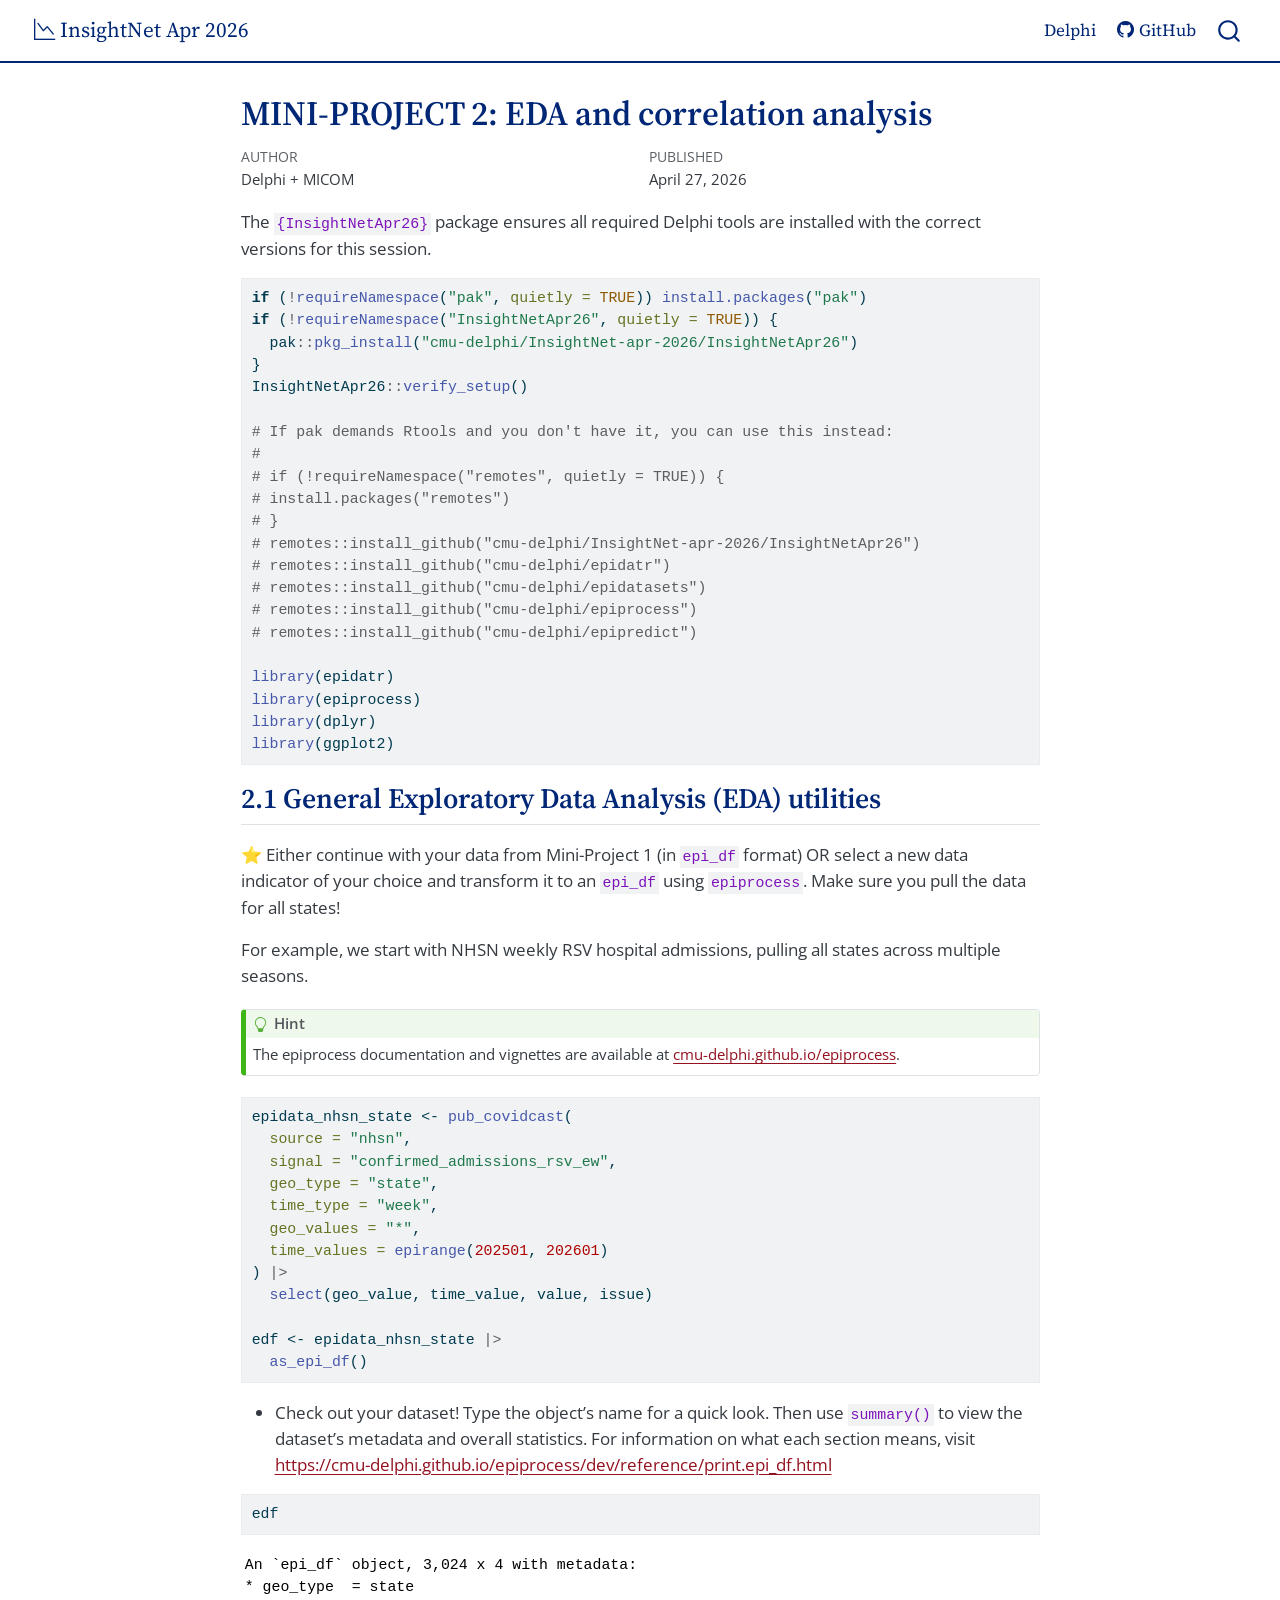
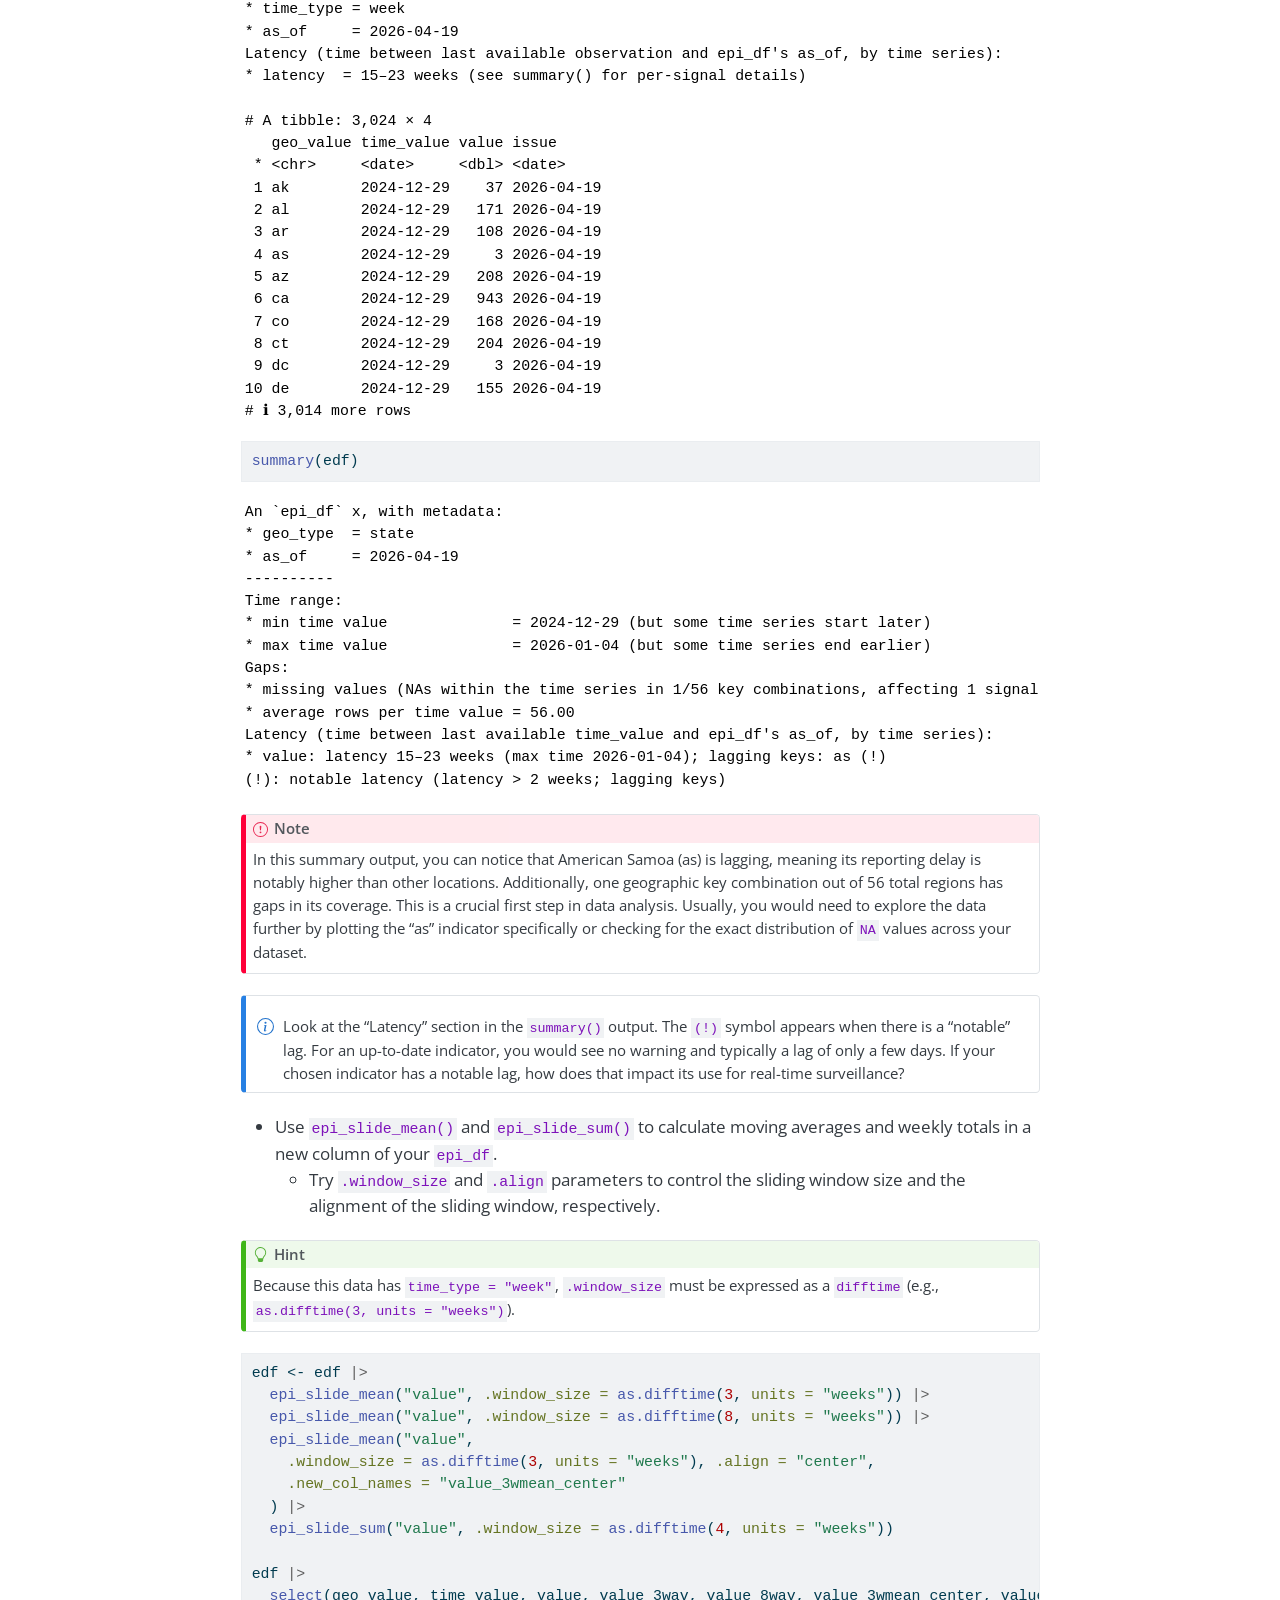
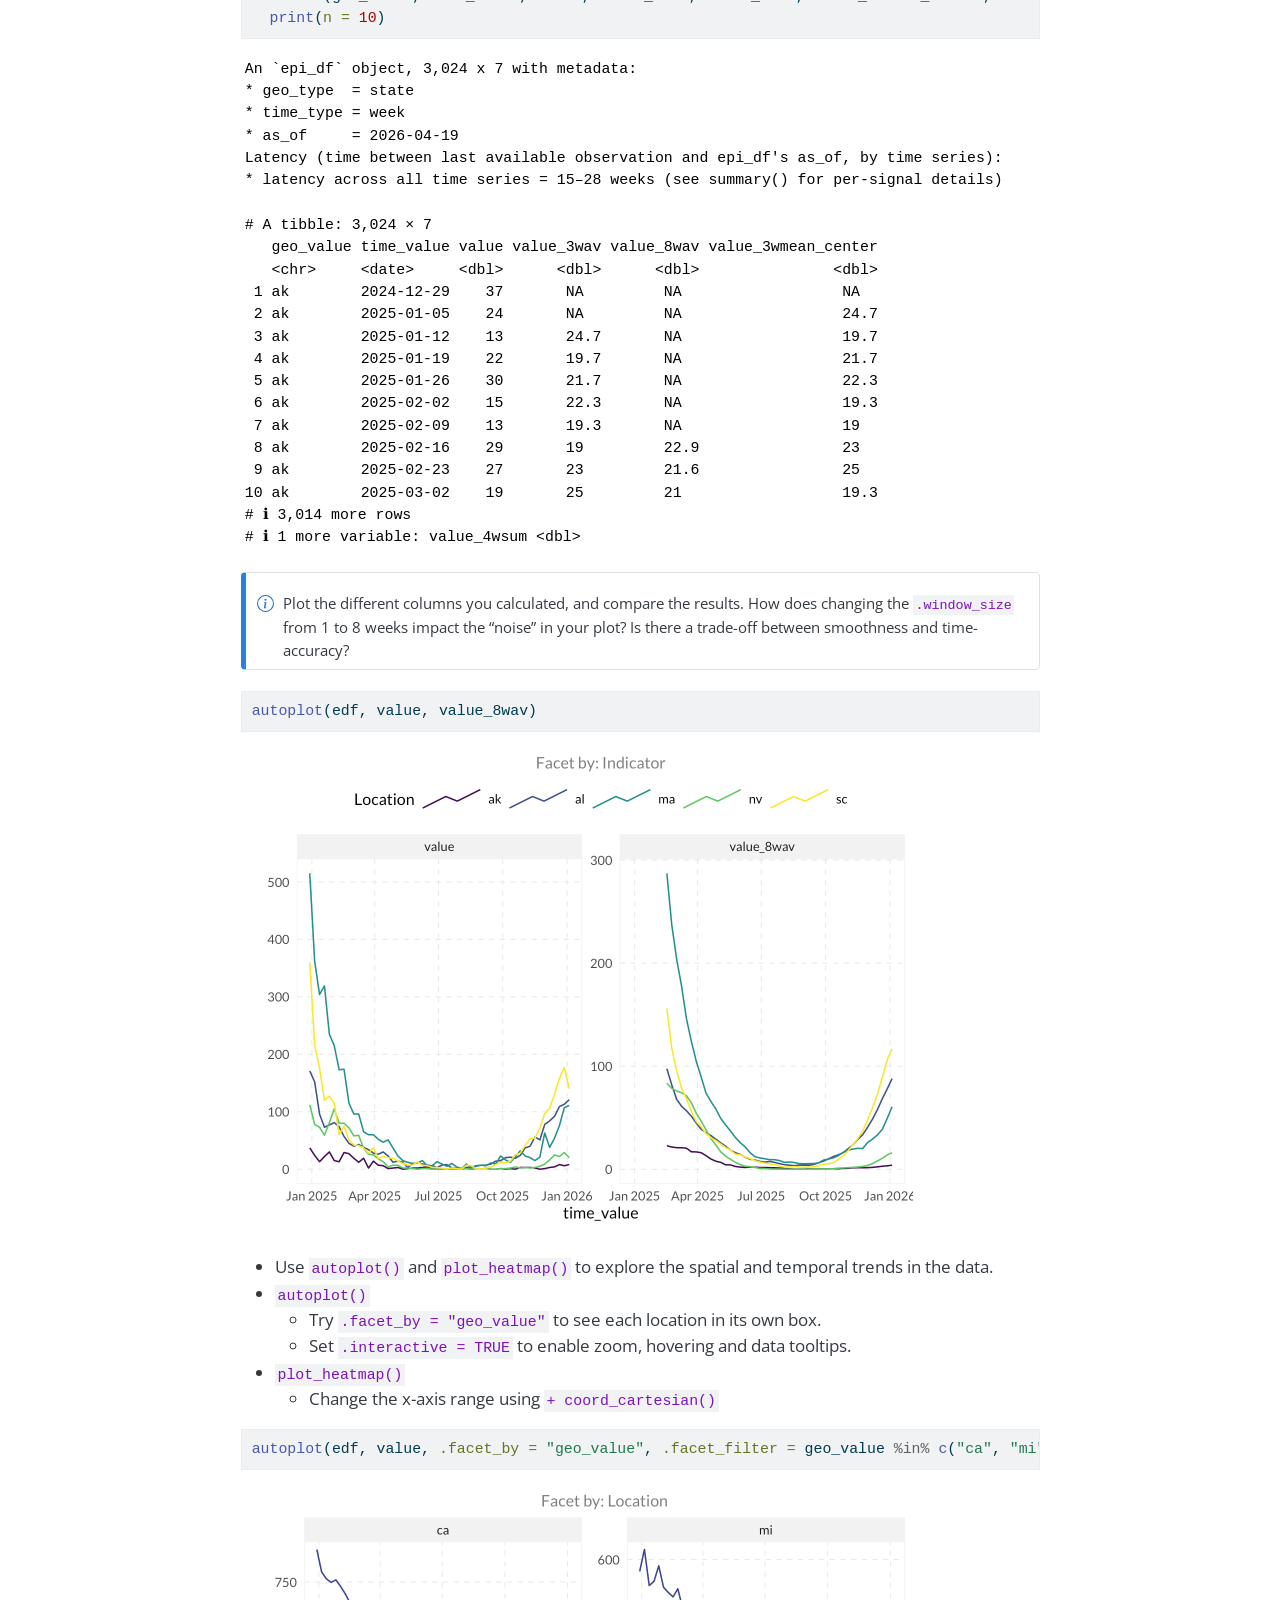
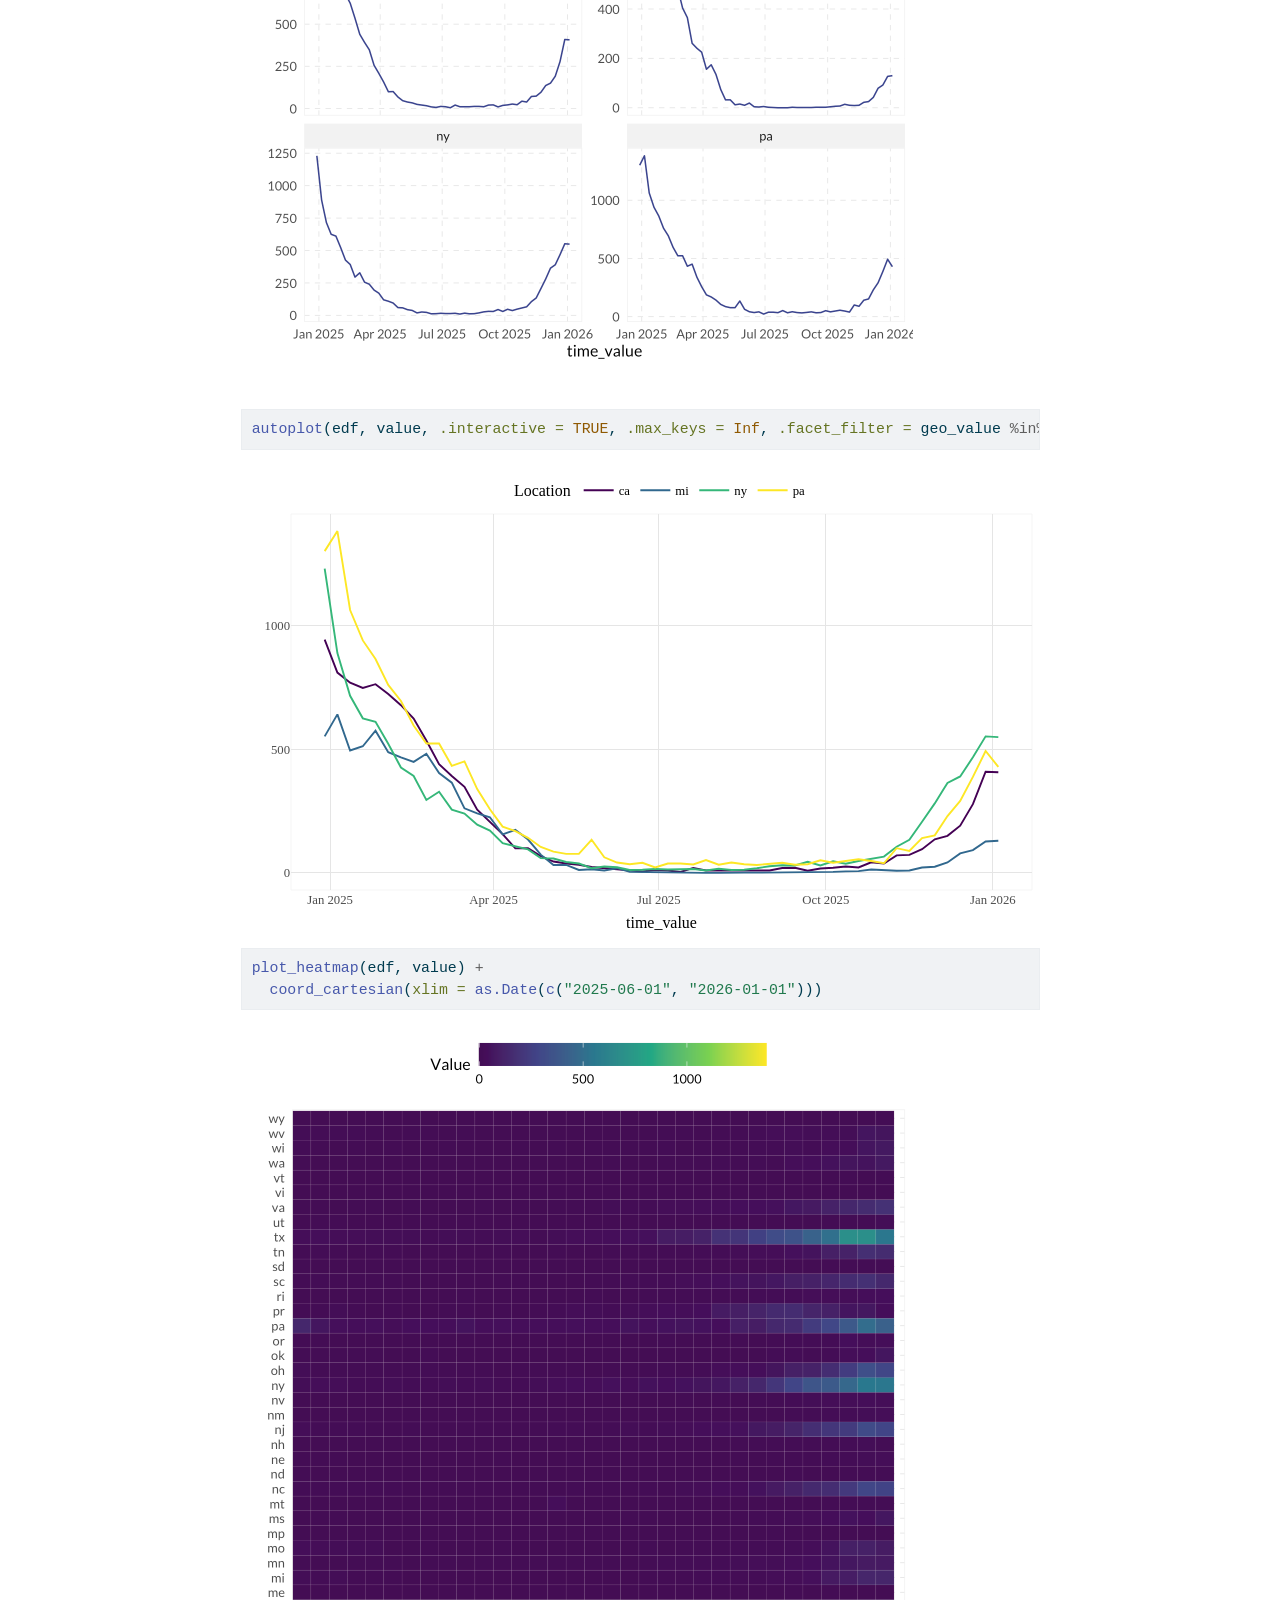
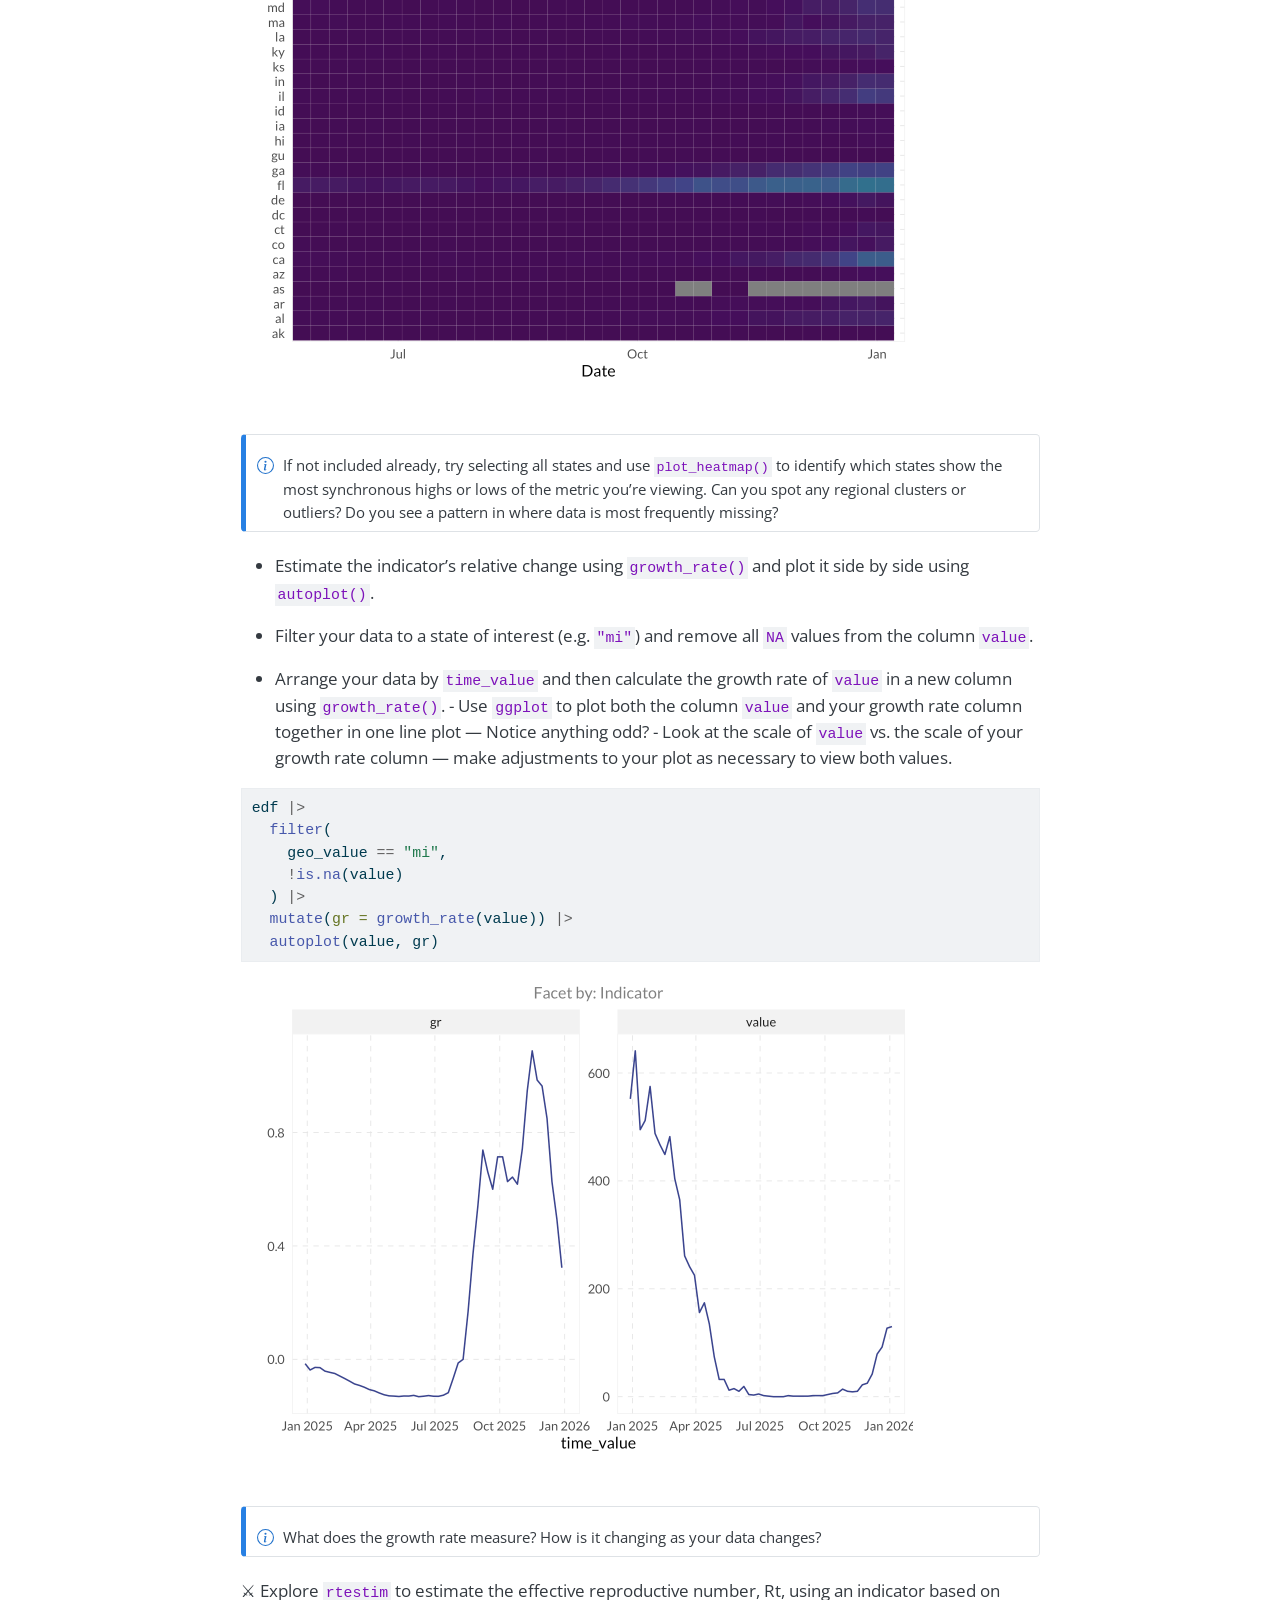
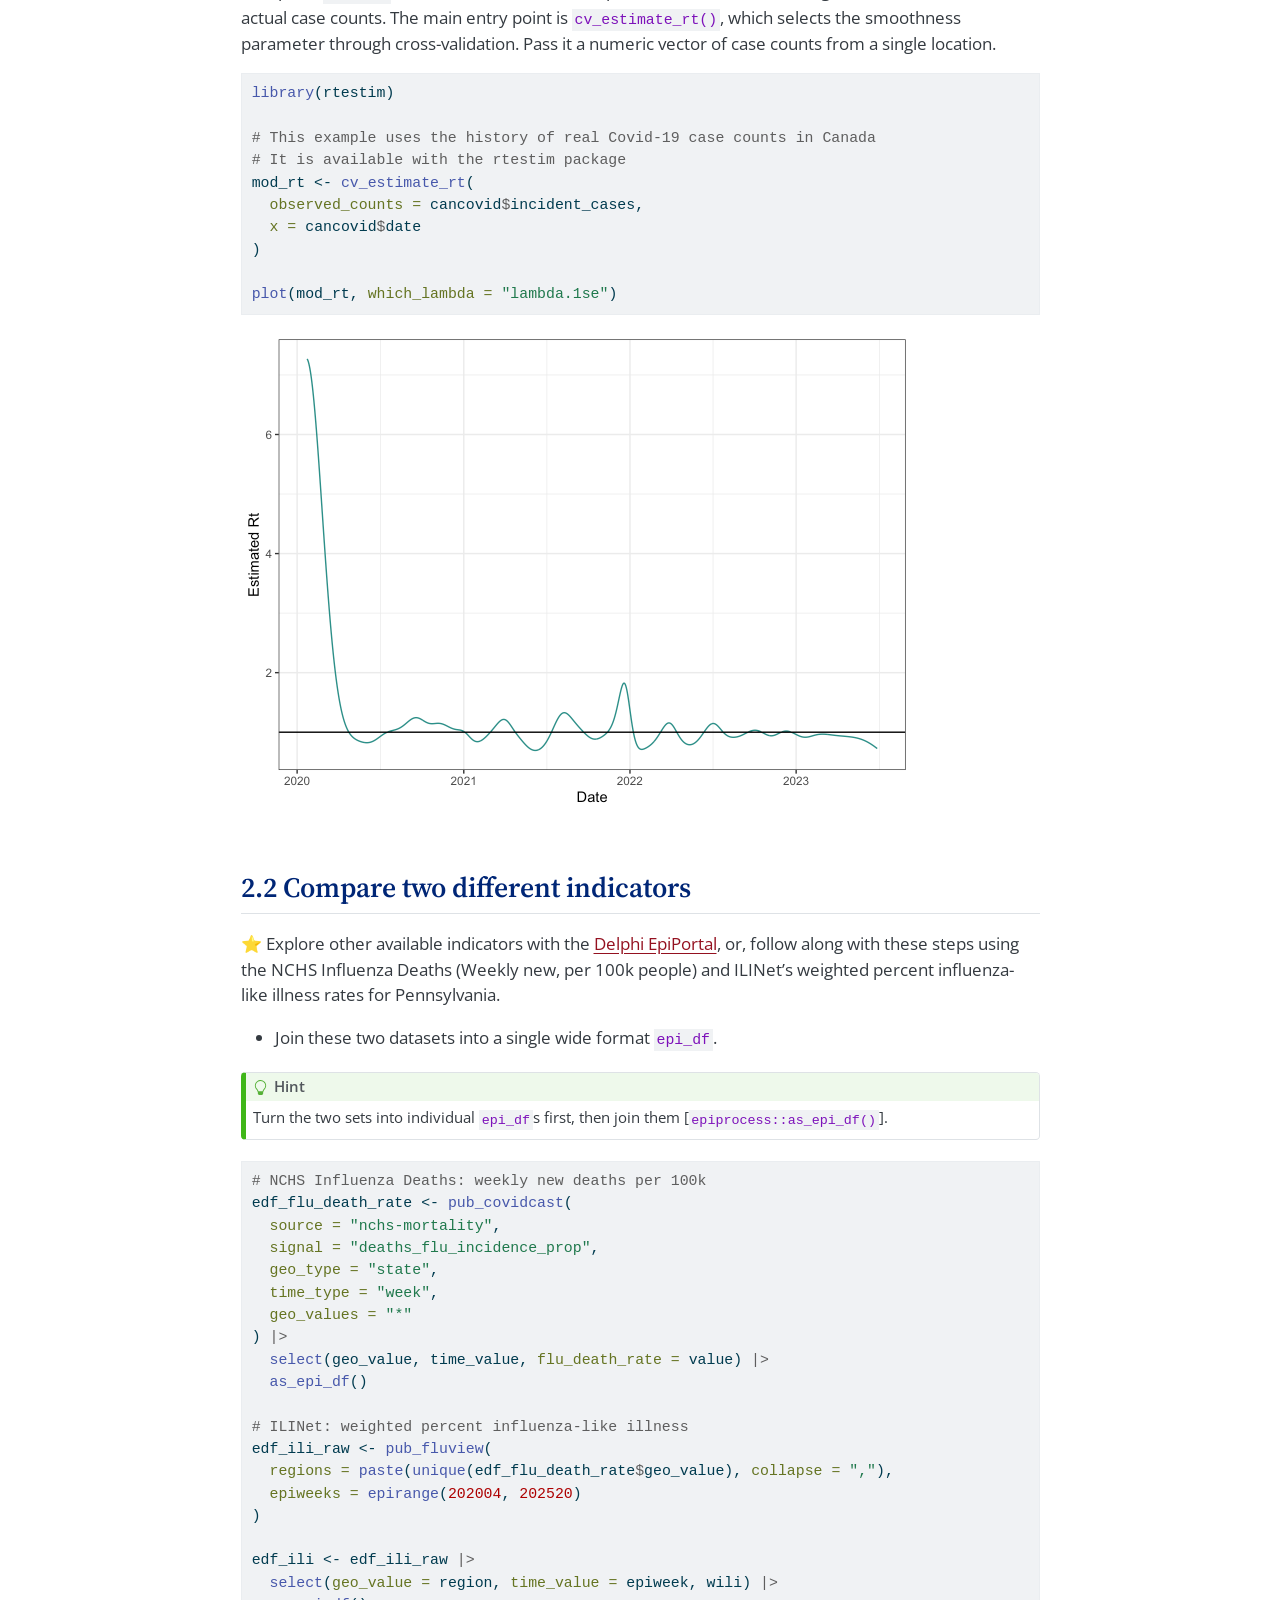
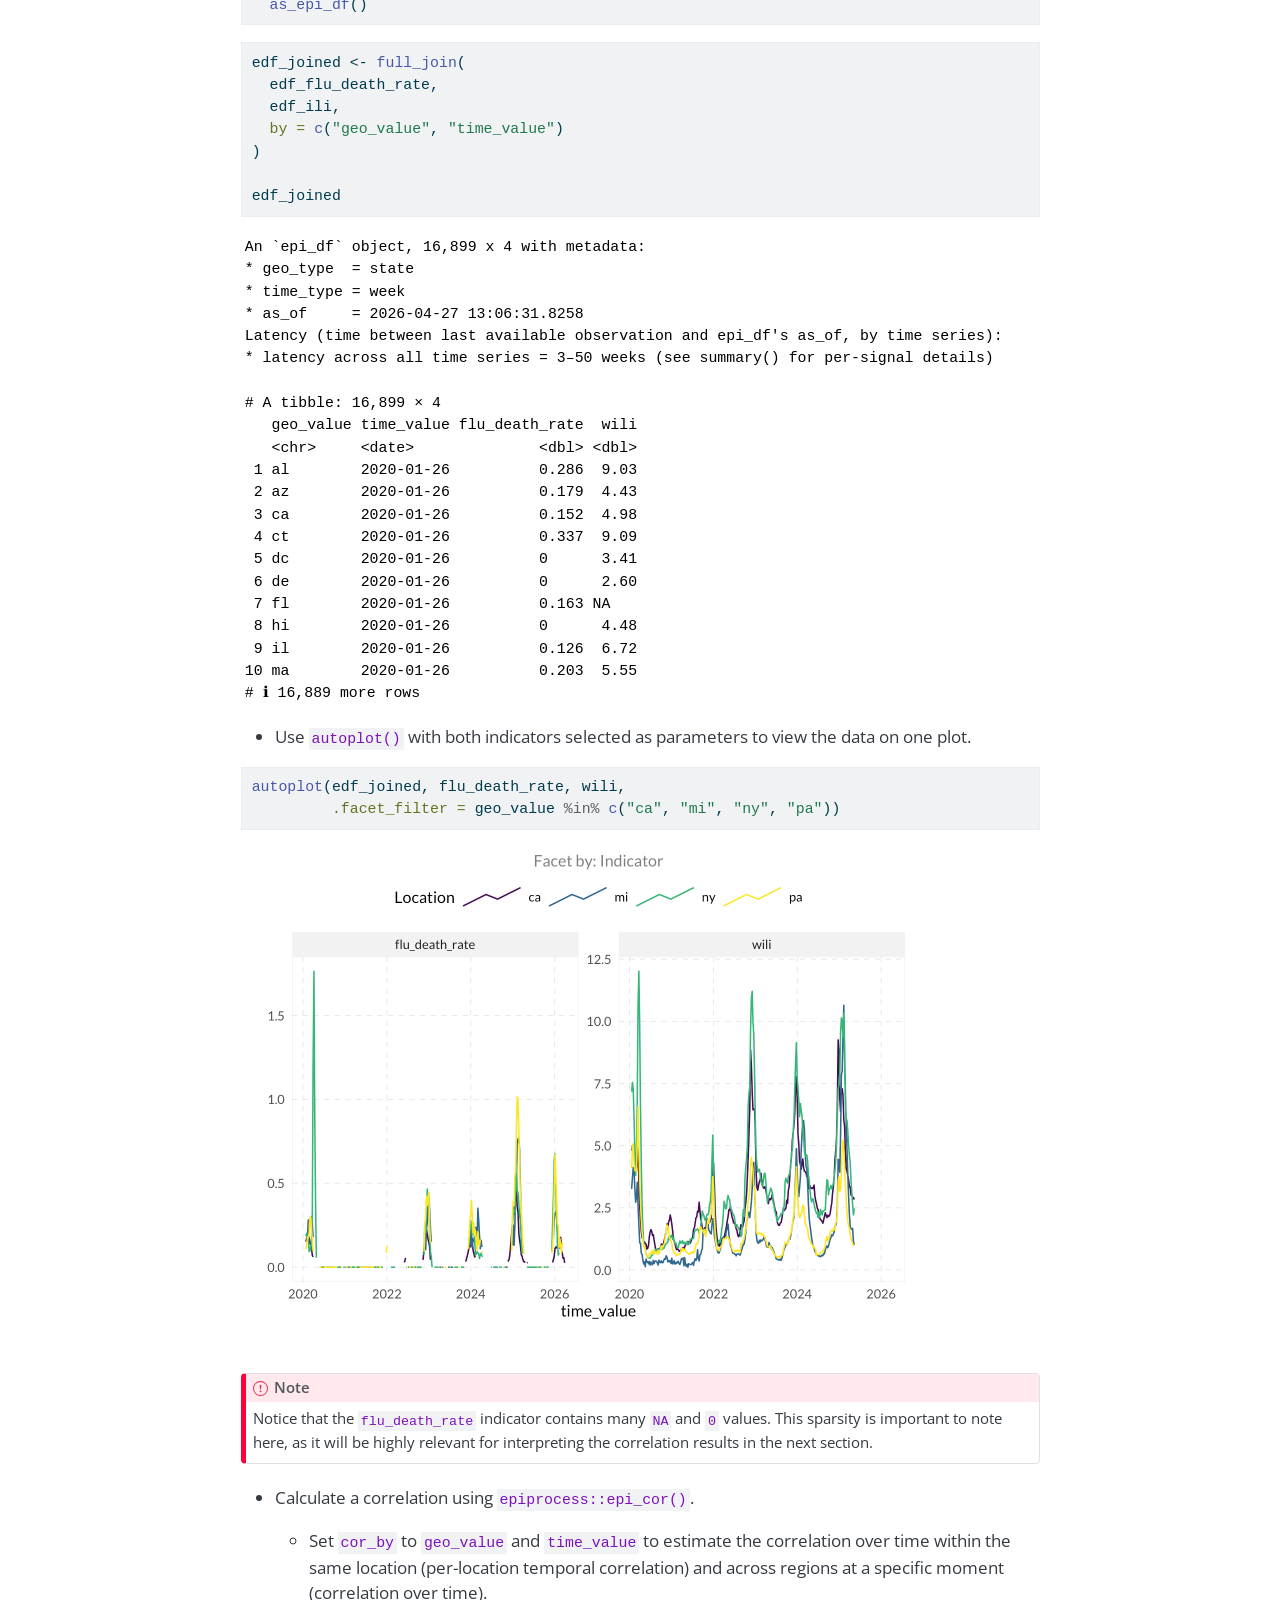
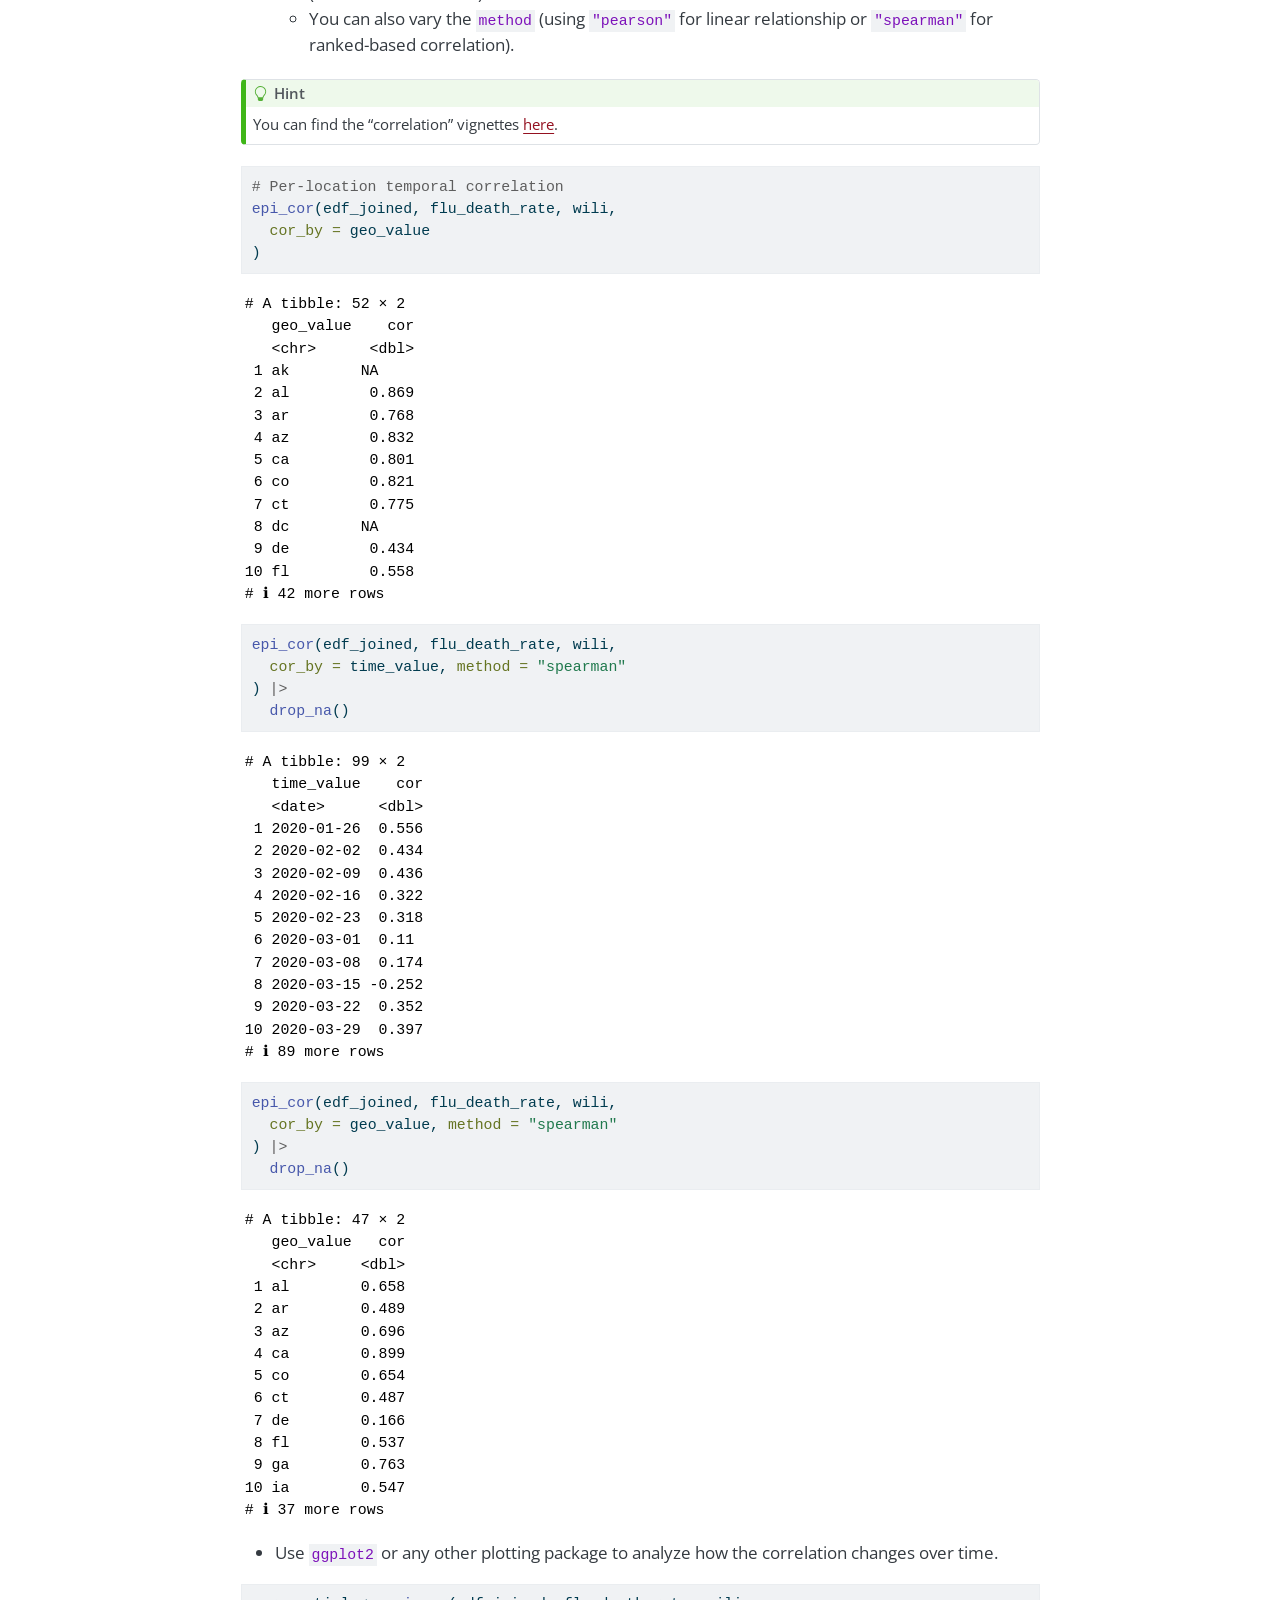
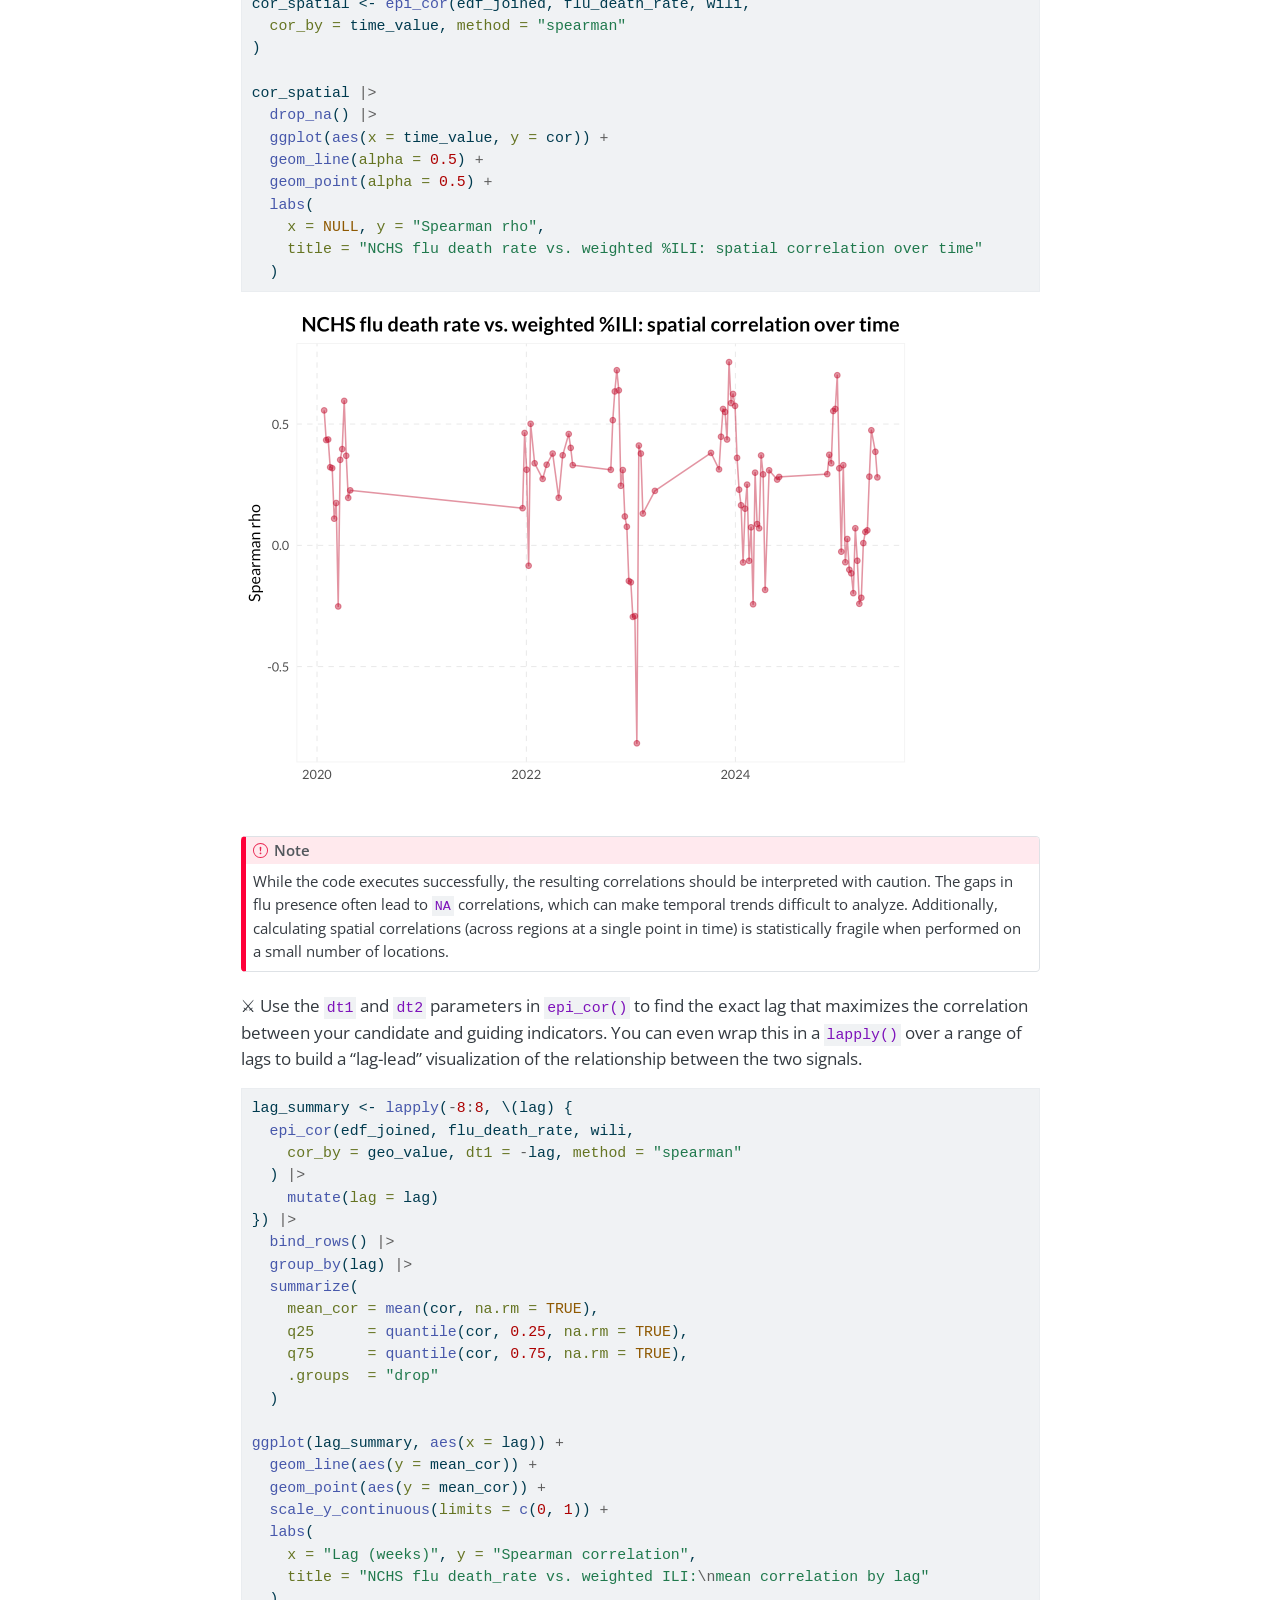
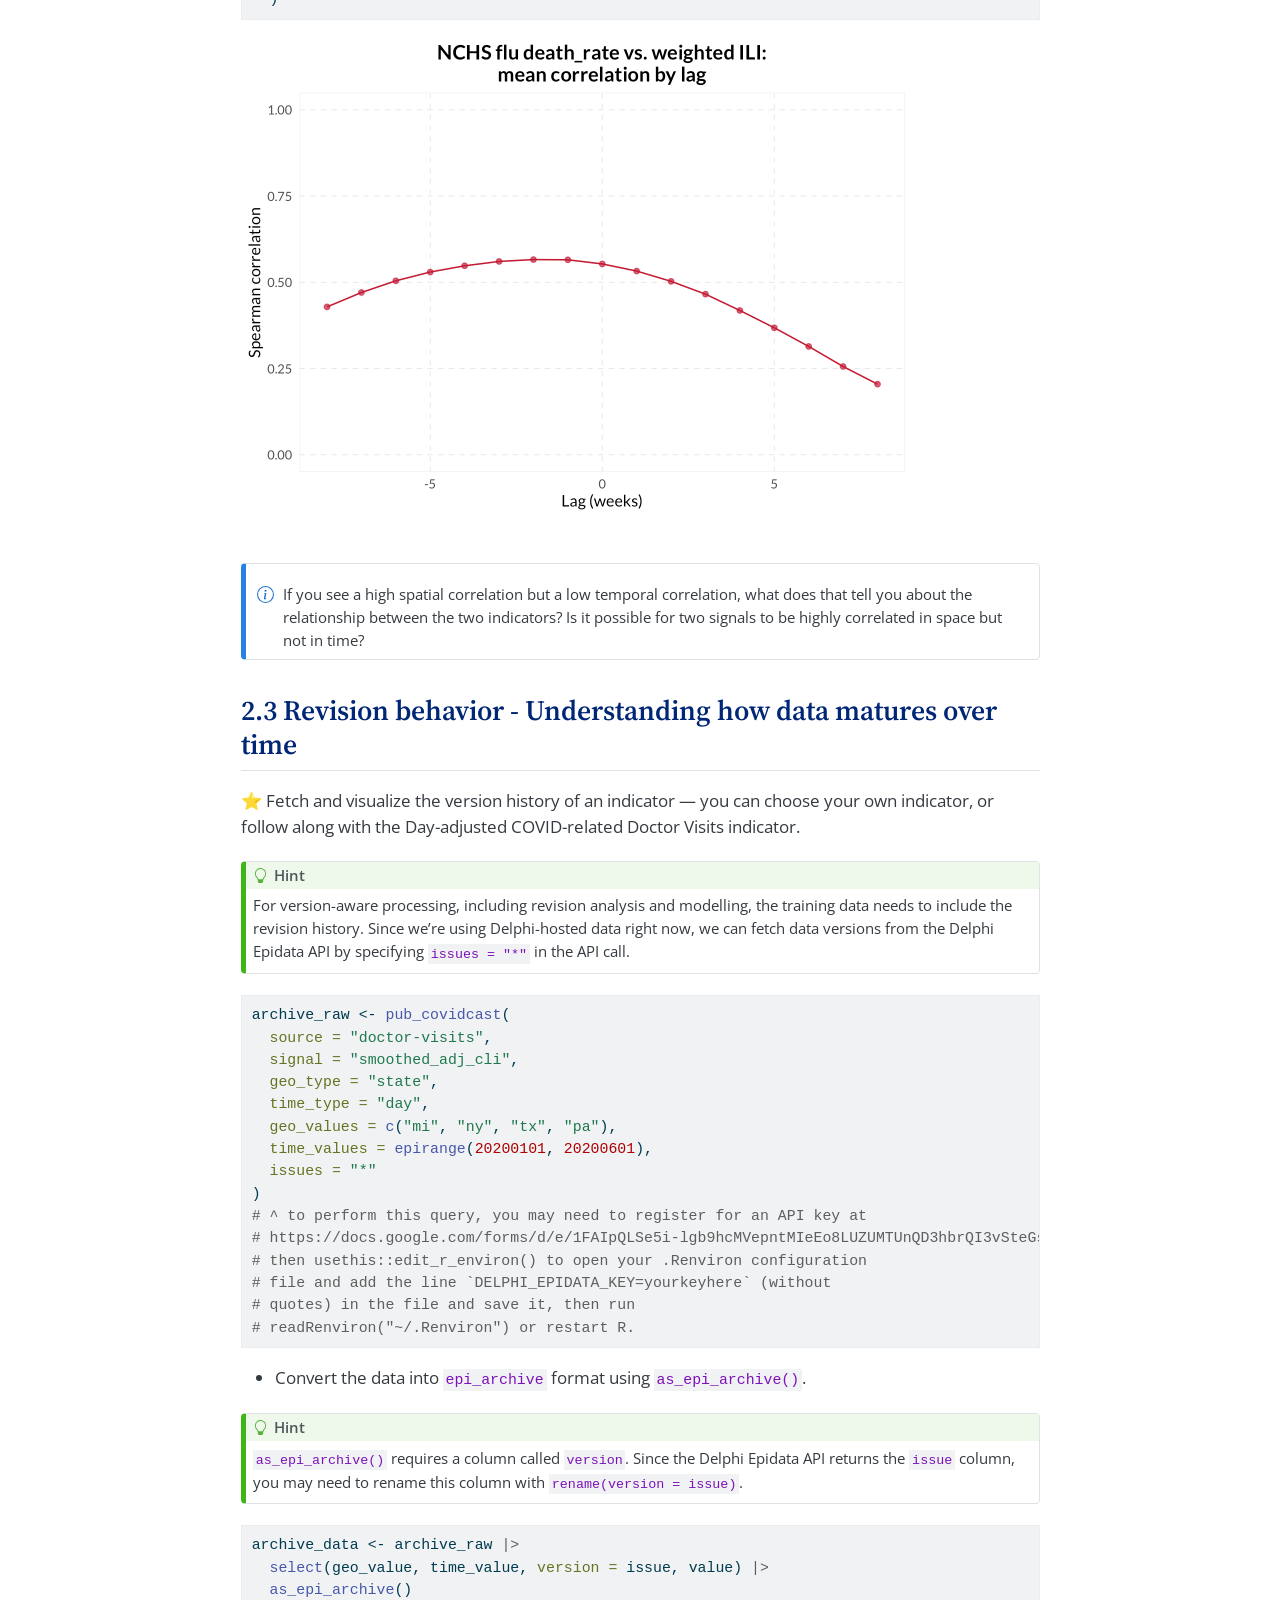
<file: scripts/miniproject_2_solutions.html>
<!DOCTYPE html>
<html xmlns="http://www.w3.org/1999/xhtml" lang="en" xml:lang="en"><head>

<meta charset="utf-8">
<meta name="generator" content="quarto-1.8.25">

<meta name="viewport" content="width=device-width, initial-scale=1.0, user-scalable=yes">

<meta name="author" content="Delphi + MICOM">
<meta name="dcterms.date" content="2026-04-27">

<title>MINI-PROJECT 2: EDA and correlation analysis – InsightNet Apr 2026</title>
<style>
code{white-space: pre-wrap;}
span.smallcaps{font-variant: small-caps;}
div.columns{display: flex; gap: min(4vw, 1.5em);}
div.column{flex: auto; overflow-x: auto;}
div.hanging-indent{margin-left: 1.5em; text-indent: -1.5em;}
ul.task-list{list-style: none;}
ul.task-list li input[type="checkbox"] {
  width: 0.8em;
  margin: 0 0.8em 0.2em -1em; /* quarto-specific, see https://github.com/quarto-dev/quarto-cli/issues/4556 */ 
  vertical-align: middle;
}
/* CSS for syntax highlighting */
html { -webkit-text-size-adjust: 100%; }
pre > code.sourceCode { white-space: pre; position: relative; }
pre > code.sourceCode > span { display: inline-block; line-height: 1.25; }
pre > code.sourceCode > span:empty { height: 1.2em; }
.sourceCode { overflow: visible; }
code.sourceCode > span { color: inherit; text-decoration: inherit; }
div.sourceCode { margin: 1em 0; }
pre.sourceCode { margin: 0; }
@media screen {
div.sourceCode { overflow: auto; }
}
@media print {
pre > code.sourceCode { white-space: pre-wrap; }
pre > code.sourceCode > span { text-indent: -5em; padding-left: 5em; }
}
pre.numberSource code
  { counter-reset: source-line 0; }
pre.numberSource code > span
  { position: relative; left: -4em; counter-increment: source-line; }
pre.numberSource code > span > a:first-child::before
  { content: counter(source-line);
    position: relative; left: -1em; text-align: right; vertical-align: baseline;
    border: none; display: inline-block;
    -webkit-touch-callout: none; -webkit-user-select: none;
    -khtml-user-select: none; -moz-user-select: none;
    -ms-user-select: none; user-select: none;
    padding: 0 4px; width: 4em;
  }
pre.numberSource { margin-left: 3em;  padding-left: 4px; }
div.sourceCode
  {   }
@media screen {
pre > code.sourceCode > span > a:first-child::before { text-decoration: underline; }
}
</style>


<script src="../site_libs/quarto-nav/quarto-nav.js"></script>
<script src="../site_libs/quarto-nav/headroom.min.js"></script>
<script src="../site_libs/clipboard/clipboard.min.js"></script>
<script src="../site_libs/quarto-search/autocomplete.umd.js"></script>
<script src="../site_libs/quarto-search/fuse.min.js"></script>
<script src="../site_libs/quarto-search/quarto-search.js"></script>
<meta name="quarto:offset" content="../">
<script src="../site_libs/quarto-html/quarto.js" type="module"></script>
<script src="../site_libs/quarto-html/tabsets/tabsets.js" type="module"></script>
<script src="../site_libs/quarto-html/axe/axe-check.js" type="module"></script>
<script src="../site_libs/quarto-html/popper.min.js"></script>
<script src="../site_libs/quarto-html/tippy.umd.min.js"></script>
<script src="../site_libs/quarto-html/anchor.min.js"></script>
<link href="../site_libs/quarto-html/tippy.css" rel="stylesheet">
<link href="../site_libs/quarto-html/quarto-syntax-highlighting-7b89279ff1a6dce999919e0e67d4d9ec.css" rel="stylesheet" id="quarto-text-highlighting-styles">
<script src="../site_libs/bootstrap/bootstrap.min.js"></script>
<link href="../site_libs/bootstrap/bootstrap-icons.css" rel="stylesheet">
<link href="../site_libs/bootstrap/bootstrap-f5081daa3b7b4c487c0aafb739bd7a50.min.css" rel="stylesheet" append-hash="true" id="quarto-bootstrap" data-mode="light">
<script id="quarto-search-options" type="application/json">{
  "location": "navbar",
  "copy-button": false,
  "collapse-after": 3,
  "panel-placement": "end",
  "type": "overlay",
  "limit": 50,
  "keyboard-shortcut": [
    "f",
    "/",
    "s"
  ],
  "show-item-context": false,
  "language": {
    "search-no-results-text": "No results",
    "search-matching-documents-text": "matching documents",
    "search-copy-link-title": "Copy link to search",
    "search-hide-matches-text": "Hide additional matches",
    "search-more-match-text": "more match in this document",
    "search-more-matches-text": "more matches in this document",
    "search-clear-button-title": "Clear",
    "search-text-placeholder": "",
    "search-detached-cancel-button-title": "Cancel",
    "search-submit-button-title": "Submit",
    "search-label": "Search"
  }
}</script>
<link href="../site_libs/htmltools-fill-0.5.9/fill.css" rel="stylesheet">
<script src="../site_libs/htmlwidgets-1.6.4/htmlwidgets.js"></script>
<script src="../site_libs/plotly-binding-4.12.0/plotly.js"></script>
<script src="../site_libs/typedarray-0.1/typedarray.min.js"></script>
<script src="../site_libs/jquery-3.5.1/jquery.min.js"></script>
<link href="../site_libs/crosstalk-1.2.2/css/crosstalk.min.css" rel="stylesheet">
<script src="../site_libs/crosstalk-1.2.2/js/crosstalk.min.js"></script>
<link href="../site_libs/plotly-htmlwidgets-css-2.25.2/plotly-htmlwidgets.css" rel="stylesheet">
<script src="../site_libs/plotly-main-2.25.2/plotly-latest.min.js"></script>


</head>

<body class="nav-fixed fullcontent quarto-light">

<div id="quarto-search-results"></div>
  <header id="quarto-header" class="headroom fixed-top">
    <nav class="navbar navbar-expand-lg " data-bs-theme="dark">
      <div class="navbar-container container-fluid">
      <div class="navbar-brand-container mx-auto">
    <a href="../index.html" class="navbar-brand navbar-brand-logo">
    </a>
    <a class="navbar-brand" href="../index.html">
    <span class="navbar-title"><i class="bi bi-graph-down"></i> InsightNet Apr 2026</span>
    </a>
  </div>
            <div id="quarto-search" class="" title="Search"></div>
          <button class="navbar-toggler" type="button" data-bs-toggle="collapse" data-bs-target="#navbarCollapse" aria-controls="navbarCollapse" role="menu" aria-expanded="false" aria-label="Toggle navigation" onclick="if (window.quartoToggleHeadroom) { window.quartoToggleHeadroom(); }">
  <span class="navbar-toggler-icon"></span>
</button>
          <div class="collapse navbar-collapse" id="navbarCollapse">
            <ul class="navbar-nav navbar-nav-scroll ms-auto">
  <li class="nav-item">
    <a class="nav-link" href="https://delphi.cmu.edu/"> 
<span class="menu-text">Delphi</span></a>
  </li>  
  <li class="nav-item">
    <a class="nav-link" href="https://github.com/cmu-delphi/InsightNet-apr-2026"> <i class="bi bi-github" role="img">
</i> 
<span class="menu-text">GitHub</span></a>
  </li>  
</ul>
          </div> <!-- /navcollapse -->
            <div class="quarto-navbar-tools">
</div>
      </div> <!-- /container-fluid -->
    </nav>
</header>
<!-- content -->
<div id="quarto-content" class="quarto-container page-columns page-rows-contents page-layout-article page-navbar">
<!-- sidebar -->
<!-- margin-sidebar -->
    
<!-- main -->
<main class="content" id="quarto-document-content">

<header id="title-block-header" class="quarto-title-block default">
<div class="quarto-title">
<h1 class="title">MINI-PROJECT 2: EDA and correlation analysis</h1>
</div>



<div class="quarto-title-meta">

    <div>
    <div class="quarto-title-meta-heading">Author</div>
    <div class="quarto-title-meta-contents">
             <p>Delphi + MICOM </p>
          </div>
  </div>
    
    <div>
    <div class="quarto-title-meta-heading">Published</div>
    <div class="quarto-title-meta-contents">
      <p class="date">April 27, 2026</p>
    </div>
  </div>
  
    
  </div>
  


</header>


<p>The <code>{InsightNetApr26}</code> package ensures all required Delphi tools are installed with the correct versions for this session.</p>
<div class="cell">
<div class="code-copy-outer-scaffold"><div class="sourceCode cell-code" id="cb1"><pre class="sourceCode r code-with-copy"><code class="sourceCode r"><span id="cb1-1"><a href="#cb1-1" aria-hidden="true" tabindex="-1"></a><span class="cf">if</span> (<span class="sc">!</span><span class="fu">requireNamespace</span>(<span class="st">"pak"</span>, <span class="at">quietly =</span> <span class="cn">TRUE</span>)) <span class="fu">install.packages</span>(<span class="st">"pak"</span>)</span>
<span id="cb1-2"><a href="#cb1-2" aria-hidden="true" tabindex="-1"></a><span class="cf">if</span> (<span class="sc">!</span><span class="fu">requireNamespace</span>(<span class="st">"InsightNetApr26"</span>, <span class="at">quietly =</span> <span class="cn">TRUE</span>)) {</span>
<span id="cb1-3"><a href="#cb1-3" aria-hidden="true" tabindex="-1"></a>  pak<span class="sc">::</span><span class="fu">pkg_install</span>(<span class="st">"cmu-delphi/InsightNet-apr-2026/InsightNetApr26"</span>)</span>
<span id="cb1-4"><a href="#cb1-4" aria-hidden="true" tabindex="-1"></a>}</span>
<span id="cb1-5"><a href="#cb1-5" aria-hidden="true" tabindex="-1"></a>InsightNetApr26<span class="sc">::</span><span class="fu">verify_setup</span>()</span>
<span id="cb1-6"><a href="#cb1-6" aria-hidden="true" tabindex="-1"></a></span>
<span id="cb1-7"><a href="#cb1-7" aria-hidden="true" tabindex="-1"></a><span class="co"># If pak demands Rtools and you don't have it, you can use this instead:</span></span>
<span id="cb1-8"><a href="#cb1-8" aria-hidden="true" tabindex="-1"></a><span class="co">#</span></span>
<span id="cb1-9"><a href="#cb1-9" aria-hidden="true" tabindex="-1"></a><span class="co"># if (!requireNamespace("remotes", quietly = TRUE)) {</span></span>
<span id="cb1-10"><a href="#cb1-10" aria-hidden="true" tabindex="-1"></a><span class="co"># install.packages("remotes")</span></span>
<span id="cb1-11"><a href="#cb1-11" aria-hidden="true" tabindex="-1"></a><span class="co"># }</span></span>
<span id="cb1-12"><a href="#cb1-12" aria-hidden="true" tabindex="-1"></a><span class="co"># remotes::install_github("cmu-delphi/InsightNet-apr-2026/InsightNetApr26")</span></span>
<span id="cb1-13"><a href="#cb1-13" aria-hidden="true" tabindex="-1"></a><span class="co"># remotes::install_github("cmu-delphi/epidatr")</span></span>
<span id="cb1-14"><a href="#cb1-14" aria-hidden="true" tabindex="-1"></a><span class="co"># remotes::install_github("cmu-delphi/epidatasets")</span></span>
<span id="cb1-15"><a href="#cb1-15" aria-hidden="true" tabindex="-1"></a><span class="co"># remotes::install_github("cmu-delphi/epiprocess")</span></span>
<span id="cb1-16"><a href="#cb1-16" aria-hidden="true" tabindex="-1"></a><span class="co"># remotes::install_github("cmu-delphi/epipredict")</span></span>
<span id="cb1-17"><a href="#cb1-17" aria-hidden="true" tabindex="-1"></a></span>
<span id="cb1-18"><a href="#cb1-18" aria-hidden="true" tabindex="-1"></a><span class="fu">library</span>(epidatr)</span>
<span id="cb1-19"><a href="#cb1-19" aria-hidden="true" tabindex="-1"></a><span class="fu">library</span>(epiprocess)</span>
<span id="cb1-20"><a href="#cb1-20" aria-hidden="true" tabindex="-1"></a><span class="fu">library</span>(dplyr)</span>
<span id="cb1-21"><a href="#cb1-21" aria-hidden="true" tabindex="-1"></a><span class="fu">library</span>(ggplot2)</span></code></pre></div><button title="Copy to Clipboard" class="code-copy-button"><i class="bi"></i></button></div>
</div>
<section id="general-exploratory-data-analysis-eda-utilities" class="level2">
<h2 class="anchored" data-anchor-id="general-exploratory-data-analysis-eda-utilities">2.1 General Exploratory Data Analysis (EDA) utilities</h2>
<p>⭐ Either continue with your data from Mini-Project 1 (in <code>epi_df</code> format) OR select a new data indicator of your choice and transform it to an <code>epi_df</code> using <code>epiprocess</code>. Make sure you pull the data for all states!</p>
<p>For example, we start with NHSN weekly RSV hospital admissions, pulling all states across multiple seasons.</p>
<div class="callout callout-style-default callout-tip callout-titled">
<div class="callout-header d-flex align-content-center">
<div class="callout-icon-container">
<i class="callout-icon"></i>
</div>
<div class="callout-title-container flex-fill">
<span class="screen-reader-only">Tip</span>Hint
</div>
</div>
<div class="callout-body-container callout-body">
<p>The epiprocess documentation and vignettes are available at <a href="https://cmu-delphi.github.io/epiprocess">cmu-delphi.github.io/epiprocess</a>.</p>
</div>
</div>
<div class="cell">
<div class="code-copy-outer-scaffold"><div class="sourceCode cell-code" id="cb2"><pre class="sourceCode r code-with-copy"><code class="sourceCode r"><span id="cb2-1"><a href="#cb2-1" aria-hidden="true" tabindex="-1"></a>epidata_nhsn_state <span class="ot">&lt;-</span> <span class="fu">pub_covidcast</span>(</span>
<span id="cb2-2"><a href="#cb2-2" aria-hidden="true" tabindex="-1"></a>  <span class="at">source =</span> <span class="st">"nhsn"</span>,</span>
<span id="cb2-3"><a href="#cb2-3" aria-hidden="true" tabindex="-1"></a>  <span class="at">signal =</span> <span class="st">"confirmed_admissions_rsv_ew"</span>,</span>
<span id="cb2-4"><a href="#cb2-4" aria-hidden="true" tabindex="-1"></a>  <span class="at">geo_type =</span> <span class="st">"state"</span>,</span>
<span id="cb2-5"><a href="#cb2-5" aria-hidden="true" tabindex="-1"></a>  <span class="at">time_type =</span> <span class="st">"week"</span>,</span>
<span id="cb2-6"><a href="#cb2-6" aria-hidden="true" tabindex="-1"></a>  <span class="at">geo_values =</span> <span class="st">"*"</span>,</span>
<span id="cb2-7"><a href="#cb2-7" aria-hidden="true" tabindex="-1"></a>  <span class="at">time_values =</span> <span class="fu">epirange</span>(<span class="dv">202501</span>, <span class="dv">202601</span>)</span>
<span id="cb2-8"><a href="#cb2-8" aria-hidden="true" tabindex="-1"></a>) <span class="sc">|&gt;</span></span>
<span id="cb2-9"><a href="#cb2-9" aria-hidden="true" tabindex="-1"></a>  <span class="fu">select</span>(geo_value, time_value, value, issue)</span>
<span id="cb2-10"><a href="#cb2-10" aria-hidden="true" tabindex="-1"></a></span>
<span id="cb2-11"><a href="#cb2-11" aria-hidden="true" tabindex="-1"></a>edf <span class="ot">&lt;-</span> epidata_nhsn_state <span class="sc">|&gt;</span></span>
<span id="cb2-12"><a href="#cb2-12" aria-hidden="true" tabindex="-1"></a>  <span class="fu">as_epi_df</span>()</span></code></pre></div><button title="Copy to Clipboard" class="code-copy-button"><i class="bi"></i></button></div>
</div>
<ul>
<li>Check out your dataset! Type the object’s name for a quick look. Then use <code>summary()</code> to view the dataset’s metadata and overall statistics. For information on what each section means, visit <a href="https://cmu-delphi.github.io/epiprocess/dev/reference/print.epi_df.html" class="uri">https://cmu-delphi.github.io/epiprocess/dev/reference/print.epi_df.html</a></li>
</ul>
<div class="cell">
<div class="code-copy-outer-scaffold"><div class="sourceCode cell-code" id="cb3"><pre class="sourceCode r code-with-copy"><code class="sourceCode r"><span id="cb3-1"><a href="#cb3-1" aria-hidden="true" tabindex="-1"></a>edf</span></code></pre></div><button title="Copy to Clipboard" class="code-copy-button"><i class="bi"></i></button></div>
<div class="cell-output cell-output-stdout">
<pre><code>An `epi_df` object, 3,024 x 4 with metadata:
* geo_type  = state
* time_type = week
* as_of     = 2026-04-19
Latency (time between last available observation and epi_df's as_of, by time series):
* latency  = 15–23 weeks (see summary() for per-signal details)

# A tibble: 3,024 × 4
   geo_value time_value value issue     
 * &lt;chr&gt;     &lt;date&gt;     &lt;dbl&gt; &lt;date&gt;    
 1 ak        2024-12-29    37 2026-04-19
 2 al        2024-12-29   171 2026-04-19
 3 ar        2024-12-29   108 2026-04-19
 4 as        2024-12-29     3 2026-04-19
 5 az        2024-12-29   208 2026-04-19
 6 ca        2024-12-29   943 2026-04-19
 7 co        2024-12-29   168 2026-04-19
 8 ct        2024-12-29   204 2026-04-19
 9 dc        2024-12-29     3 2026-04-19
10 de        2024-12-29   155 2026-04-19
# ℹ 3,014 more rows</code></pre>
</div>
<div class="code-copy-outer-scaffold"><div class="sourceCode cell-code" id="cb5"><pre class="sourceCode r code-with-copy"><code class="sourceCode r"><span id="cb5-1"><a href="#cb5-1" aria-hidden="true" tabindex="-1"></a><span class="fu">summary</span>(edf)</span></code></pre></div><button title="Copy to Clipboard" class="code-copy-button"><i class="bi"></i></button></div>
<div class="cell-output cell-output-stdout">
<pre><code>An `epi_df` x, with metadata:
* geo_type  = state
* as_of     = 2026-04-19
----------
Time range:
* min time value              = 2024-12-29 (but some time series start later)
* max time value              = 2026-01-04 (but some time series end earlier)
Gaps:
* missing values (NAs within the time series in 1/56 key combinations, affecting 1 signal)
* average rows per time value = 56.00
Latency (time between last available time_value and epi_df's as_of, by time series):
* value: latency 15–23 weeks (max time 2026-01-04); lagging keys: as (!)
(!): notable latency (latency &gt; 2 weeks; lagging keys)</code></pre>
</div>
</div>
<div class="callout callout-style-default callout-important callout-titled">
<div class="callout-header d-flex align-content-center">
<div class="callout-icon-container">
<i class="callout-icon"></i>
</div>
<div class="callout-title-container flex-fill">
<span class="screen-reader-only">Important</span>Note
</div>
</div>
<div class="callout-body-container callout-body">
<p>In this summary output, you can notice that American Samoa (as) is lagging, meaning its reporting delay is notably higher than other locations. Additionally, one geographic key combination out of 56 total regions has gaps in its coverage. This is a crucial first step in data analysis. Usually, you would need to explore the data further by plotting the “as” indicator specifically or checking for the exact distribution of <code>NA</code> values across your dataset.</p>
</div>
</div>
<div class="callout callout-style-simple callout-note">
<div class="callout-body d-flex">
<div class="callout-icon-container">
<i class="callout-icon"></i>
</div>
<div class="callout-body-container">
<p>Look at the “Latency” section in the <code>summary()</code> output. The <code>(!)</code> symbol appears when there is a “notable” lag. For an up-to-date indicator, you would see no warning and typically a lag of only a few days. If your chosen indicator has a notable lag, how does that impact its use for real-time surveillance?</p>
</div>
</div>
</div>
<ul>
<li>Use <code>epi_slide_mean()</code> and <code>epi_slide_sum()</code> to calculate moving averages and weekly totals in a new column of your <code>epi_df</code>.
<ul>
<li>Try <code>.window_size</code> and <code>.align</code> parameters to control the sliding window size and the alignment of the sliding window, respectively.</li>
</ul></li>
</ul>
<div class="callout callout-style-default callout-tip callout-titled">
<div class="callout-header d-flex align-content-center">
<div class="callout-icon-container">
<i class="callout-icon"></i>
</div>
<div class="callout-title-container flex-fill">
<span class="screen-reader-only">Tip</span>Hint
</div>
</div>
<div class="callout-body-container callout-body">
<p>Because this data has <code>time_type = "week"</code>, <code>.window_size</code> must be expressed as a <code>difftime</code> (e.g., <code>as.difftime(3, units = "weeks")</code>).</p>
</div>
</div>
<div class="cell">
<div class="code-copy-outer-scaffold"><div class="sourceCode cell-code" id="cb7"><pre class="sourceCode r code-with-copy"><code class="sourceCode r"><span id="cb7-1"><a href="#cb7-1" aria-hidden="true" tabindex="-1"></a>edf <span class="ot">&lt;-</span> edf <span class="sc">|&gt;</span></span>
<span id="cb7-2"><a href="#cb7-2" aria-hidden="true" tabindex="-1"></a>  <span class="fu">epi_slide_mean</span>(<span class="st">"value"</span>, <span class="at">.window_size =</span> <span class="fu">as.difftime</span>(<span class="dv">3</span>, <span class="at">units =</span> <span class="st">"weeks"</span>)) <span class="sc">|&gt;</span></span>
<span id="cb7-3"><a href="#cb7-3" aria-hidden="true" tabindex="-1"></a>  <span class="fu">epi_slide_mean</span>(<span class="st">"value"</span>, <span class="at">.window_size =</span> <span class="fu">as.difftime</span>(<span class="dv">8</span>, <span class="at">units =</span> <span class="st">"weeks"</span>)) <span class="sc">|&gt;</span></span>
<span id="cb7-4"><a href="#cb7-4" aria-hidden="true" tabindex="-1"></a>  <span class="fu">epi_slide_mean</span>(<span class="st">"value"</span>,</span>
<span id="cb7-5"><a href="#cb7-5" aria-hidden="true" tabindex="-1"></a>    <span class="at">.window_size =</span> <span class="fu">as.difftime</span>(<span class="dv">3</span>, <span class="at">units =</span> <span class="st">"weeks"</span>), <span class="at">.align =</span> <span class="st">"center"</span>,</span>
<span id="cb7-6"><a href="#cb7-6" aria-hidden="true" tabindex="-1"></a>    <span class="at">.new_col_names =</span> <span class="st">"value_3wmean_center"</span></span>
<span id="cb7-7"><a href="#cb7-7" aria-hidden="true" tabindex="-1"></a>  ) <span class="sc">|&gt;</span></span>
<span id="cb7-8"><a href="#cb7-8" aria-hidden="true" tabindex="-1"></a>  <span class="fu">epi_slide_sum</span>(<span class="st">"value"</span>, <span class="at">.window_size =</span> <span class="fu">as.difftime</span>(<span class="dv">4</span>, <span class="at">units =</span> <span class="st">"weeks"</span>))</span>
<span id="cb7-9"><a href="#cb7-9" aria-hidden="true" tabindex="-1"></a></span>
<span id="cb7-10"><a href="#cb7-10" aria-hidden="true" tabindex="-1"></a>edf <span class="sc">|&gt;</span></span>
<span id="cb7-11"><a href="#cb7-11" aria-hidden="true" tabindex="-1"></a>  <span class="fu">select</span>(geo_value, time_value, value, value_3wav, value_8wav, value_3wmean_center, value_4wsum) <span class="sc">|&gt;</span></span>
<span id="cb7-12"><a href="#cb7-12" aria-hidden="true" tabindex="-1"></a>  <span class="fu">print</span>(<span class="at">n =</span> <span class="dv">10</span>)</span></code></pre></div><button title="Copy to Clipboard" class="code-copy-button"><i class="bi"></i></button></div>
<div class="cell-output cell-output-stdout">
<pre><code>An `epi_df` object, 3,024 x 7 with metadata:
* geo_type  = state
* time_type = week
* as_of     = 2026-04-19
Latency (time between last available observation and epi_df's as_of, by time series):
* latency across all time series = 15–28 weeks (see summary() for per-signal details)

# A tibble: 3,024 × 7
   geo_value time_value value value_3wav value_8wav value_3wmean_center
   &lt;chr&gt;     &lt;date&gt;     &lt;dbl&gt;      &lt;dbl&gt;      &lt;dbl&gt;               &lt;dbl&gt;
 1 ak        2024-12-29    37       NA         NA                  NA  
 2 ak        2025-01-05    24       NA         NA                  24.7
 3 ak        2025-01-12    13       24.7       NA                  19.7
 4 ak        2025-01-19    22       19.7       NA                  21.7
 5 ak        2025-01-26    30       21.7       NA                  22.3
 6 ak        2025-02-02    15       22.3       NA                  19.3
 7 ak        2025-02-09    13       19.3       NA                  19  
 8 ak        2025-02-16    29       19         22.9                23  
 9 ak        2025-02-23    27       23         21.6                25  
10 ak        2025-03-02    19       25         21                  19.3
# ℹ 3,014 more rows
# ℹ 1 more variable: value_4wsum &lt;dbl&gt;</code></pre>
</div>
</div>
<div class="callout callout-style-simple callout-note">
<div class="callout-body d-flex">
<div class="callout-icon-container">
<i class="callout-icon"></i>
</div>
<div class="callout-body-container">
<p>Plot the different columns you calculated, and compare the results. How does changing the <code>.window_size</code> from 1 to 8 weeks impact the “noise” in your plot? Is there a trade-off between smoothness and time-accuracy?</p>
</div>
</div>
</div>
<div class="cell">
<div class="code-copy-outer-scaffold"><div class="sourceCode cell-code" id="cb9"><pre class="sourceCode r code-with-copy"><code class="sourceCode r"><span id="cb9-1"><a href="#cb9-1" aria-hidden="true" tabindex="-1"></a><span class="fu">autoplot</span>(edf, value, value_8wav)</span></code></pre></div><button title="Copy to Clipboard" class="code-copy-button"><i class="bi"></i></button></div>
<div class="cell-output-display">
<div>
<figure class="figure">
<p><img src="miniproject_2_solutions_files/figure-html/sliding-plot-1.png" class="img-fluid figure-img" width="672"></p>
</figure>
</div>
</div>
</div>
<ul>
<li>Use <code>autoplot()</code> and <code>plot_heatmap()</code> to explore the spatial and temporal trends in the data.</li>
<li><code>autoplot()</code>
<ul>
<li>Try <code>.facet_by = "geo_value"</code> to see each location in its own box.</li>
<li>Set <code>.interactive = TRUE</code> to enable zoom, hovering and data tooltips.</li>
</ul></li>
<li><code>plot_heatmap()</code>
<ul>
<li>Change the x-axis range using <code>+ coord_cartesian()</code></li>
</ul></li>
</ul>
<div class="cell">
<div class="code-copy-outer-scaffold"><div class="sourceCode cell-code" id="cb10"><pre class="sourceCode r code-with-copy"><code class="sourceCode r"><span id="cb10-1"><a href="#cb10-1" aria-hidden="true" tabindex="-1"></a><span class="fu">autoplot</span>(edf, value, <span class="at">.facet_by =</span> <span class="st">"geo_value"</span>, <span class="at">.facet_filter =</span> geo_value <span class="sc">%in%</span> <span class="fu">c</span>(<span class="st">"ca"</span>, <span class="st">"mi"</span>, <span class="st">"ny"</span>, <span class="st">"pa"</span>))</span></code></pre></div><button title="Copy to Clipboard" class="code-copy-button"><i class="bi"></i></button></div>
<div class="cell-output-display">
<div>
<figure class="figure">
<p><img src="miniproject_2_solutions_files/figure-html/autoplot-s-1.png" class="img-fluid figure-img" width="672"></p>
</figure>
</div>
</div>
<div class="code-copy-outer-scaffold"><div class="sourceCode cell-code" id="cb11"><pre class="sourceCode r code-with-copy"><code class="sourceCode r"><span id="cb11-1"><a href="#cb11-1" aria-hidden="true" tabindex="-1"></a><span class="fu">autoplot</span>(edf, value, <span class="at">.interactive =</span> <span class="cn">TRUE</span>, <span class="at">.max_keys =</span> <span class="cn">Inf</span>, <span class="at">.facet_filter =</span> geo_value <span class="sc">%in%</span> <span class="fu">c</span>(<span class="st">"ca"</span>, <span class="st">"mi"</span>, <span class="st">"ny"</span>, <span class="st">"pa"</span>))</span></code></pre></div><button title="Copy to Clipboard" class="code-copy-button"><i class="bi"></i></button></div>
<div class="cell-output-display">
<div class="plotly html-widget html-fill-item" id="htmlwidget-f402f80aa2e3205214eb" style="width:100%;height:464px;"></div>
<script type="application/json" data-for="htmlwidget-f402f80aa2e3205214eb">{"x":{"data":[{"x":[20086,20093,20100,20107,20114,20121,20128,20135,20142,20149,20156,20163,20170,20177,20184,20191,20198,20205,20212,20219,20226,20233,20240,20247,20254,20261,20268,20275,20282,20289,20296,20303,20310,20317,20324,20331,20338,20345,20352,20359,20366,20373,20380,20387,20394,20401,20408,20415,20422,20429,20436,20443,20450,20457],"y":[943,810,769,748,763,723,678,624,535,440,392,348,256,208,157,99,100,68,46,38,33,24,20,16,9,6,12,10,4,20,10,10,10,12,12,10,20,21,9,18,21,26,22,43,38,71,73,96,136,150,191,278,409,407],"text":["time_value: 2024-12-29<br />.response:  943<br />.colours: ca","time_value: 2025-01-05<br />.response:  810<br />.colours: ca","time_value: 2025-01-12<br />.response:  769<br />.colours: ca","time_value: 2025-01-19<br />.response:  748<br />.colours: ca","time_value: 2025-01-26<br />.response:  763<br />.colours: ca","time_value: 2025-02-02<br />.response:  723<br />.colours: ca","time_value: 2025-02-09<br />.response:  678<br />.colours: ca","time_value: 2025-02-16<br />.response:  624<br />.colours: ca","time_value: 2025-02-23<br />.response:  535<br />.colours: ca","time_value: 2025-03-02<br />.response:  440<br />.colours: ca","time_value: 2025-03-09<br />.response:  392<br />.colours: ca","time_value: 2025-03-16<br />.response:  348<br />.colours: ca","time_value: 2025-03-23<br />.response:  256<br />.colours: ca","time_value: 2025-03-30<br />.response:  208<br />.colours: ca","time_value: 2025-04-06<br />.response:  157<br />.colours: ca","time_value: 2025-04-13<br />.response:   99<br />.colours: ca","time_value: 2025-04-20<br />.response:  100<br />.colours: ca","time_value: 2025-04-27<br />.response:   68<br />.colours: ca","time_value: 2025-05-04<br />.response:   46<br />.colours: ca","time_value: 2025-05-11<br />.response:   38<br />.colours: ca","time_value: 2025-05-18<br />.response:   33<br />.colours: ca","time_value: 2025-05-25<br />.response:   24<br />.colours: ca","time_value: 2025-06-01<br />.response:   20<br />.colours: ca","time_value: 2025-06-08<br />.response:   16<br />.colours: ca","time_value: 2025-06-15<br />.response:    9<br />.colours: ca","time_value: 2025-06-22<br />.response:    6<br />.colours: ca","time_value: 2025-06-29<br />.response:   12<br />.colours: ca","time_value: 2025-07-06<br />.response:   10<br />.colours: ca","time_value: 2025-07-13<br />.response:    4<br />.colours: ca","time_value: 2025-07-20<br />.response:   20<br />.colours: ca","time_value: 2025-07-27<br />.response:   10<br />.colours: ca","time_value: 2025-08-03<br />.response:   10<br />.colours: ca","time_value: 2025-08-10<br />.response:   10<br />.colours: ca","time_value: 2025-08-17<br />.response:   12<br />.colours: ca","time_value: 2025-08-24<br />.response:   12<br />.colours: ca","time_value: 2025-08-31<br />.response:   10<br />.colours: ca","time_value: 2025-09-07<br />.response:   20<br />.colours: ca","time_value: 2025-09-14<br />.response:   21<br />.colours: ca","time_value: 2025-09-21<br />.response:    9<br />.colours: ca","time_value: 2025-09-28<br />.response:   18<br />.colours: ca","time_value: 2025-10-05<br />.response:   21<br />.colours: ca","time_value: 2025-10-12<br />.response:   26<br />.colours: ca","time_value: 2025-10-19<br />.response:   22<br />.colours: ca","time_value: 2025-10-26<br />.response:   43<br />.colours: ca","time_value: 2025-11-02<br />.response:   38<br />.colours: ca","time_value: 2025-11-09<br />.response:   71<br />.colours: ca","time_value: 2025-11-16<br />.response:   73<br />.colours: ca","time_value: 2025-11-23<br />.response:   96<br />.colours: ca","time_value: 2025-11-30<br />.response:  136<br />.colours: ca","time_value: 2025-12-07<br />.response:  150<br />.colours: ca","time_value: 2025-12-14<br />.response:  191<br />.colours: ca","time_value: 2025-12-21<br />.response:  278<br />.colours: ca","time_value: 2025-12-28<br />.response:  409<br />.colours: ca","time_value: 2026-01-04<br />.response:  407<br />.colours: ca"],"type":"scatter","mode":"lines","line":{"width":1.8897637795275593,"color":"rgba(68,1,84,1)","dash":"solid"},"hoveron":"points","name":"ca","legendgroup":"ca","showlegend":true,"xaxis":"x","yaxis":"y","hoverinfo":"text","frame":null},{"x":[20086,20093,20100,20107,20114,20121,20128,20135,20142,20149,20156,20163,20170,20177,20184,20191,20198,20205,20212,20219,20226,20233,20240,20247,20254,20261,20268,20275,20282,20289,20296,20303,20310,20317,20324,20331,20338,20345,20352,20359,20366,20373,20380,20387,20394,20401,20408,20415,20422,20429,20436,20443,20450,20457],"y":[552,641,495,512,575,488,467,449,482,404,365,261,241,225,156,174,135,74,32,32,12,15,10,19,4,3,5,2,1,0,0,0,2,1,1,1,1,2,2,2,4,6,7,14,10,9,10,22,25,42,79,92,127,130],"text":["time_value: 2024-12-29<br />.response:  552<br />.colours: mi","time_value: 2025-01-05<br />.response:  641<br />.colours: mi","time_value: 2025-01-12<br />.response:  495<br />.colours: mi","time_value: 2025-01-19<br />.response:  512<br />.colours: mi","time_value: 2025-01-26<br />.response:  575<br />.colours: mi","time_value: 2025-02-02<br />.response:  488<br />.colours: mi","time_value: 2025-02-09<br />.response:  467<br />.colours: mi","time_value: 2025-02-16<br />.response:  449<br />.colours: mi","time_value: 2025-02-23<br />.response:  482<br />.colours: mi","time_value: 2025-03-02<br />.response:  404<br />.colours: mi","time_value: 2025-03-09<br />.response:  365<br />.colours: mi","time_value: 2025-03-16<br />.response:  261<br />.colours: mi","time_value: 2025-03-23<br />.response:  241<br />.colours: mi","time_value: 2025-03-30<br />.response:  225<br />.colours: mi","time_value: 2025-04-06<br />.response:  156<br />.colours: mi","time_value: 2025-04-13<br />.response:  174<br />.colours: mi","time_value: 2025-04-20<br />.response:  135<br />.colours: mi","time_value: 2025-04-27<br />.response:   74<br />.colours: mi","time_value: 2025-05-04<br />.response:   32<br />.colours: mi","time_value: 2025-05-11<br />.response:   32<br />.colours: mi","time_value: 2025-05-18<br />.response:   12<br />.colours: mi","time_value: 2025-05-25<br />.response:   15<br />.colours: mi","time_value: 2025-06-01<br />.response:   10<br />.colours: mi","time_value: 2025-06-08<br />.response:   19<br />.colours: mi","time_value: 2025-06-15<br />.response:    4<br />.colours: mi","time_value: 2025-06-22<br />.response:    3<br />.colours: mi","time_value: 2025-06-29<br />.response:    5<br />.colours: mi","time_value: 2025-07-06<br />.response:    2<br />.colours: mi","time_value: 2025-07-13<br />.response:    1<br />.colours: mi","time_value: 2025-07-20<br />.response:    0<br />.colours: mi","time_value: 2025-07-27<br />.response:    0<br />.colours: mi","time_value: 2025-08-03<br />.response:    0<br />.colours: mi","time_value: 2025-08-10<br />.response:    2<br />.colours: mi","time_value: 2025-08-17<br />.response:    1<br />.colours: mi","time_value: 2025-08-24<br />.response:    1<br />.colours: mi","time_value: 2025-08-31<br />.response:    1<br />.colours: mi","time_value: 2025-09-07<br />.response:    1<br />.colours: mi","time_value: 2025-09-14<br />.response:    2<br />.colours: mi","time_value: 2025-09-21<br />.response:    2<br />.colours: mi","time_value: 2025-09-28<br />.response:    2<br />.colours: mi","time_value: 2025-10-05<br />.response:    4<br />.colours: mi","time_value: 2025-10-12<br />.response:    6<br />.colours: mi","time_value: 2025-10-19<br />.response:    7<br />.colours: mi","time_value: 2025-10-26<br />.response:   14<br />.colours: mi","time_value: 2025-11-02<br />.response:   10<br />.colours: mi","time_value: 2025-11-09<br />.response:    9<br />.colours: mi","time_value: 2025-11-16<br />.response:   10<br />.colours: mi","time_value: 2025-11-23<br />.response:   22<br />.colours: mi","time_value: 2025-11-30<br />.response:   25<br />.colours: mi","time_value: 2025-12-07<br />.response:   42<br />.colours: mi","time_value: 2025-12-14<br />.response:   79<br />.colours: mi","time_value: 2025-12-21<br />.response:   92<br />.colours: mi","time_value: 2025-12-28<br />.response:  127<br />.colours: mi","time_value: 2026-01-04<br />.response:  130<br />.colours: mi"],"type":"scatter","mode":"lines","line":{"width":1.8897637795275593,"color":"rgba(49,104,142,1)","dash":"solid"},"hoveron":"points","name":"mi","legendgroup":"mi","showlegend":true,"xaxis":"x","yaxis":"y","hoverinfo":"text","frame":null},{"x":[20086,20093,20100,20107,20114,20121,20128,20135,20142,20149,20156,20163,20170,20177,20184,20191,20198,20205,20212,20219,20226,20233,20240,20247,20254,20261,20268,20275,20282,20289,20296,20303,20310,20317,20324,20331,20338,20345,20352,20359,20366,20373,20380,20387,20394,20401,20408,20415,20422,20429,20436,20443,20450,20457],"y":[1230,889,716,625,611,522,426,392,295,328,256,240,195,171,120,109,95,60,58,44,38,19,26,23,12,13,16,14,14,16,10,17,12,13,19,27,31,30,45,30,47,37,48,57,66,106,134,207,281,364,390,468,552,549],"text":["time_value: 2024-12-29<br />.response: 1230<br />.colours: ny","time_value: 2025-01-05<br />.response:  889<br />.colours: ny","time_value: 2025-01-12<br />.response:  716<br />.colours: ny","time_value: 2025-01-19<br />.response:  625<br />.colours: ny","time_value: 2025-01-26<br />.response:  611<br />.colours: ny","time_value: 2025-02-02<br />.response:  522<br />.colours: ny","time_value: 2025-02-09<br />.response:  426<br />.colours: ny","time_value: 2025-02-16<br />.response:  392<br />.colours: ny","time_value: 2025-02-23<br />.response:  295<br />.colours: ny","time_value: 2025-03-02<br />.response:  328<br />.colours: ny","time_value: 2025-03-09<br />.response:  256<br />.colours: ny","time_value: 2025-03-16<br />.response:  240<br />.colours: ny","time_value: 2025-03-23<br />.response:  195<br />.colours: ny","time_value: 2025-03-30<br />.response:  171<br />.colours: ny","time_value: 2025-04-06<br />.response:  120<br />.colours: ny","time_value: 2025-04-13<br />.response:  109<br />.colours: ny","time_value: 2025-04-20<br />.response:   95<br />.colours: ny","time_value: 2025-04-27<br />.response:   60<br />.colours: ny","time_value: 2025-05-04<br />.response:   58<br />.colours: ny","time_value: 2025-05-11<br />.response:   44<br />.colours: ny","time_value: 2025-05-18<br />.response:   38<br />.colours: ny","time_value: 2025-05-25<br />.response:   19<br />.colours: ny","time_value: 2025-06-01<br />.response:   26<br />.colours: ny","time_value: 2025-06-08<br />.response:   23<br />.colours: ny","time_value: 2025-06-15<br />.response:   12<br />.colours: ny","time_value: 2025-06-22<br />.response:   13<br />.colours: ny","time_value: 2025-06-29<br />.response:   16<br />.colours: ny","time_value: 2025-07-06<br />.response:   14<br />.colours: ny","time_value: 2025-07-13<br />.response:   14<br />.colours: ny","time_value: 2025-07-20<br />.response:   16<br />.colours: ny","time_value: 2025-07-27<br />.response:   10<br />.colours: ny","time_value: 2025-08-03<br />.response:   17<br />.colours: ny","time_value: 2025-08-10<br />.response:   12<br />.colours: ny","time_value: 2025-08-17<br />.response:   13<br />.colours: ny","time_value: 2025-08-24<br />.response:   19<br />.colours: ny","time_value: 2025-08-31<br />.response:   27<br />.colours: ny","time_value: 2025-09-07<br />.response:   31<br />.colours: ny","time_value: 2025-09-14<br />.response:   30<br />.colours: ny","time_value: 2025-09-21<br />.response:   45<br />.colours: ny","time_value: 2025-09-28<br />.response:   30<br />.colours: ny","time_value: 2025-10-05<br />.response:   47<br />.colours: ny","time_value: 2025-10-12<br />.response:   37<br />.colours: ny","time_value: 2025-10-19<br />.response:   48<br />.colours: ny","time_value: 2025-10-26<br />.response:   57<br />.colours: ny","time_value: 2025-11-02<br />.response:   66<br />.colours: ny","time_value: 2025-11-09<br />.response:  106<br />.colours: ny","time_value: 2025-11-16<br />.response:  134<br />.colours: ny","time_value: 2025-11-23<br />.response:  207<br />.colours: ny","time_value: 2025-11-30<br />.response:  281<br />.colours: ny","time_value: 2025-12-07<br />.response:  364<br />.colours: ny","time_value: 2025-12-14<br />.response:  390<br />.colours: ny","time_value: 2025-12-21<br />.response:  468<br />.colours: ny","time_value: 2025-12-28<br />.response:  552<br />.colours: ny","time_value: 2026-01-04<br />.response:  549<br />.colours: ny"],"type":"scatter","mode":"lines","line":{"width":1.8897637795275593,"color":"rgba(53,183,121,1)","dash":"solid"},"hoveron":"points","name":"ny","legendgroup":"ny","showlegend":true,"xaxis":"x","yaxis":"y","hoverinfo":"text","frame":null},{"x":[20086,20093,20100,20107,20114,20121,20128,20135,20142,20149,20156,20163,20170,20177,20184,20191,20198,20205,20212,20219,20226,20233,20240,20247,20254,20261,20268,20275,20282,20289,20296,20303,20310,20317,20324,20331,20338,20345,20352,20359,20366,20373,20380,20387,20394,20401,20408,20415,20422,20429,20436,20443,20450,20457],"y":[1301,1382,1063,940,865,760,695,596,523,523,433,451,339,257,187,169,142,105,86,77,77,134,63,42,35,41,22,38,38,34,52,33,42,35,32,36,41,33,35,51,41,48,55,48,39,100,89,141,152,230,291,388,493,429],"text":["time_value: 2024-12-29<br />.response: 1301<br />.colours: pa","time_value: 2025-01-05<br />.response: 1382<br />.colours: pa","time_value: 2025-01-12<br />.response: 1063<br />.colours: pa","time_value: 2025-01-19<br />.response:  940<br />.colours: pa","time_value: 2025-01-26<br />.response:  865<br />.colours: pa","time_value: 2025-02-02<br />.response:  760<br />.colours: pa","time_value: 2025-02-09<br />.response:  695<br />.colours: pa","time_value: 2025-02-16<br />.response:  596<br />.colours: pa","time_value: 2025-02-23<br />.response:  523<br />.colours: pa","time_value: 2025-03-02<br />.response:  523<br />.colours: pa","time_value: 2025-03-09<br />.response:  433<br />.colours: pa","time_value: 2025-03-16<br />.response:  451<br />.colours: pa","time_value: 2025-03-23<br />.response:  339<br />.colours: pa","time_value: 2025-03-30<br />.response:  257<br />.colours: pa","time_value: 2025-04-06<br />.response:  187<br />.colours: pa","time_value: 2025-04-13<br />.response:  169<br />.colours: pa","time_value: 2025-04-20<br />.response:  142<br />.colours: pa","time_value: 2025-04-27<br />.response:  105<br />.colours: pa","time_value: 2025-05-04<br />.response:   86<br />.colours: pa","time_value: 2025-05-11<br />.response:   77<br />.colours: pa","time_value: 2025-05-18<br />.response:   77<br />.colours: pa","time_value: 2025-05-25<br />.response:  134<br />.colours: pa","time_value: 2025-06-01<br />.response:   63<br />.colours: pa","time_value: 2025-06-08<br />.response:   42<br />.colours: pa","time_value: 2025-06-15<br />.response:   35<br />.colours: pa","time_value: 2025-06-22<br />.response:   41<br />.colours: pa","time_value: 2025-06-29<br />.response:   22<br />.colours: pa","time_value: 2025-07-06<br />.response:   38<br />.colours: pa","time_value: 2025-07-13<br />.response:   38<br />.colours: pa","time_value: 2025-07-20<br />.response:   34<br />.colours: pa","time_value: 2025-07-27<br />.response:   52<br />.colours: pa","time_value: 2025-08-03<br />.response:   33<br />.colours: pa","time_value: 2025-08-10<br />.response:   42<br />.colours: pa","time_value: 2025-08-17<br />.response:   35<br />.colours: pa","time_value: 2025-08-24<br />.response:   32<br />.colours: pa","time_value: 2025-08-31<br />.response:   36<br />.colours: pa","time_value: 2025-09-07<br />.response:   41<br />.colours: pa","time_value: 2025-09-14<br />.response:   33<br />.colours: pa","time_value: 2025-09-21<br />.response:   35<br />.colours: pa","time_value: 2025-09-28<br />.response:   51<br />.colours: pa","time_value: 2025-10-05<br />.response:   41<br />.colours: pa","time_value: 2025-10-12<br />.response:   48<br />.colours: pa","time_value: 2025-10-19<br />.response:   55<br />.colours: pa","time_value: 2025-10-26<br />.response:   48<br />.colours: pa","time_value: 2025-11-02<br />.response:   39<br />.colours: pa","time_value: 2025-11-09<br />.response:  100<br />.colours: pa","time_value: 2025-11-16<br />.response:   89<br />.colours: pa","time_value: 2025-11-23<br />.response:  141<br />.colours: pa","time_value: 2025-11-30<br />.response:  152<br />.colours: pa","time_value: 2025-12-07<br />.response:  230<br />.colours: pa","time_value: 2025-12-14<br />.response:  291<br />.colours: pa","time_value: 2025-12-21<br />.response:  388<br />.colours: pa","time_value: 2025-12-28<br />.response:  493<br />.colours: pa","time_value: 2026-01-04<br />.response:  429<br />.colours: pa"],"type":"scatter","mode":"lines","line":{"width":1.8897637795275593,"color":"rgba(253,231,37,1)","dash":"solid"},"hoveron":"points","name":"pa","legendgroup":"pa","showlegend":true,"xaxis":"x","yaxis":"y","hoverinfo":"text","frame":null}],"layout":{"margin":{"t":23.970112079701121,"r":7.9701120797011216,"b":40.647571606475722,"l":37.459526774595282},"paper_bgcolor":"rgba(255,255,255,1)","font":{"color":"rgba(0,0,0,1)","family":"Lato","size":15.940224159402241},"xaxis":{"domain":[0,1],"automargin":true,"type":"linear","autorange":false,"range":[20067.450000000001,20475.549999999999],"tickmode":"array","ticktext":["Jan 2025","Apr 2025","Jul 2025","Oct 2025","Jan 2026"],"tickvals":[20089,20179,20270,20362,20454],"categoryorder":"array","categoryarray":["Jan 2025","Apr 2025","Jul 2025","Oct 2025","Jan 2026"],"nticks":null,"ticks":"","tickcolor":null,"ticklen":3.9850560398505603,"tickwidth":0,"showticklabels":true,"tickfont":{"color":"rgba(77,77,77,1)","family":"Lato","size":12.7521793275218},"tickangle":-0,"showline":false,"linecolor":null,"linewidth":0,"showgrid":true,"gridcolor":"rgba(229,229,229,1)","gridwidth":0.39850560398505613,"zeroline":false,"anchor":"y","title":{"text":"time_value","font":{"color":"rgba(0,0,0,1)","family":"Lato","size":15.940224159402241}},"hoverformat":".2f"},"yaxis":{"domain":[0,1],"automargin":true,"type":"linear","autorange":false,"range":[-69.100000000000009,1451.0999999999999],"tickmode":"array","ticktext":["0","500","1000"],"tickvals":[0,500,999.99999999999989],"categoryorder":"array","categoryarray":["0","500","1000"],"nticks":null,"ticks":"","tickcolor":null,"ticklen":3.9850560398505608,"tickwidth":0,"showticklabels":true,"tickfont":{"color":"rgba(77,77,77,1)","family":"Lato","size":12.7521793275218},"tickangle":-0,"showline":false,"linecolor":null,"linewidth":0,"showgrid":true,"gridcolor":"rgba(229,229,229,1)","gridwidth":0.39850560398505613,"zeroline":false,"anchor":"x","title":{"text":"","font":{"color":"rgba(0,0,0,1)","family":"Lato","size":15.940224159402241}},"hoverformat":".2f","fixedrange":true},"shapes":[{"type":"rect","fillcolor":"transparent","line":{"color":"rgba(242,242,242,1)","width":0.72455564360919289,"linetype":"solid"},"yref":"paper","xref":"paper","layer":"below","x0":0,"x1":1,"y0":0,"y1":1}],"showlegend":true,"legend":{"bgcolor":null,"bordercolor":null,"borderwidth":0,"font":{"color":"rgba(0,0,0,1)","family":"Lato","size":12.7521793275218},"orientation":"h","x":0.5,"y":1.02,"xanchor":"center","yanchor":"bottom","title":{"text":"Location","font":{"color":"rgba(0,0,0,1)","family":"Lato","size":15.940224159402241}}},"hovermode":"closest","barmode":"relative"},"config":{"doubleClick":"reset","modeBarButtonsToAdd":["hoverclosest","hovercompare"],"showSendToCloud":false,"modeBarButtonsToRemove":["zoomIn2d","zoomOut2d"]},"source":"A","attrs":{"d15e5d1cf6e8":{"x":{},"y":{},"colour":{},"type":"scatter"}},"cur_data":"d15e5d1cf6e8","visdat":{"d15e5d1cf6e8":["function (y) ","x"]},"highlight":{"on":"plotly_click","persistent":false,"dynamic":false,"selectize":false,"opacityDim":0.20000000000000001,"selected":{"opacity":1},"debounce":0},"shinyEvents":["plotly_hover","plotly_click","plotly_selected","plotly_relayout","plotly_brushed","plotly_brushing","plotly_clickannotation","plotly_doubleclick","plotly_deselect","plotly_afterplot","plotly_sunburstclick"],"base_url":"https://plot.ly"},"evals":[],"jsHooks":[]}</script>
</div>
</div>
<div class="cell">
<div class="code-copy-outer-scaffold"><div class="sourceCode cell-code" id="cb12"><pre class="sourceCode r code-with-copy"><code class="sourceCode r"><span id="cb12-1"><a href="#cb12-1" aria-hidden="true" tabindex="-1"></a><span class="fu">plot_heatmap</span>(edf, value) <span class="sc">+</span></span>
<span id="cb12-2"><a href="#cb12-2" aria-hidden="true" tabindex="-1"></a>  <span class="fu">coord_cartesian</span>(<span class="at">xlim =</span> <span class="fu">as.Date</span>(<span class="fu">c</span>(<span class="st">"2025-06-01"</span>, <span class="st">"2026-01-01"</span>)))</span></code></pre></div><button title="Copy to Clipboard" class="code-copy-button"><i class="bi"></i></button></div>
<div class="cell-output-display">
<div>
<figure class="figure">
<p><img src="miniproject_2_solutions_files/figure-html/heatmap-1.png" class="img-fluid figure-img" width="672"></p>
</figure>
</div>
</div>
</div>
<div class="callout callout-style-simple callout-note">
<div class="callout-body d-flex">
<div class="callout-icon-container">
<i class="callout-icon"></i>
</div>
<div class="callout-body-container">
<p>If not included already, try selecting all states and use <code>plot_heatmap()</code> to identify which states show the most synchronous highs or lows of the metric you’re viewing. Can you spot any regional clusters or outliers? Do you see a pattern in where data is most frequently missing?</p>
</div>
</div>
</div>
<ul>
<li><p>Estimate the indicator’s relative change using <code>growth_rate()</code> and plot it side by side using <code>autoplot()</code>.</p></li>
<li><p>Filter your data to a state of interest (e.g.&nbsp;<code>"mi"</code>) and remove all <code>NA</code> values from the column <code>value</code>.</p></li>
<li><p>Arrange your data by <code>time_value</code> and then calculate the growth rate of <code>value</code> in a new column using <code>growth_rate()</code>. - Use <code>ggplot</code> to plot both the column <code>value</code> and your growth rate column together in one line plot — Notice anything odd? - Look at the scale of <code>value</code> vs.&nbsp;the scale of your growth rate column — make adjustments to your plot as necessary to view both values.</p></li>
</ul>
<div class="cell">
<div class="code-copy-outer-scaffold"><div class="sourceCode cell-code" id="cb13"><pre class="sourceCode r code-with-copy"><code class="sourceCode r"><span id="cb13-1"><a href="#cb13-1" aria-hidden="true" tabindex="-1"></a>edf <span class="sc">|&gt;</span></span>
<span id="cb13-2"><a href="#cb13-2" aria-hidden="true" tabindex="-1"></a>  <span class="fu">filter</span>(</span>
<span id="cb13-3"><a href="#cb13-3" aria-hidden="true" tabindex="-1"></a>    geo_value <span class="sc">==</span> <span class="st">"mi"</span>,</span>
<span id="cb13-4"><a href="#cb13-4" aria-hidden="true" tabindex="-1"></a>    <span class="sc">!</span><span class="fu">is.na</span>(value)</span>
<span id="cb13-5"><a href="#cb13-5" aria-hidden="true" tabindex="-1"></a>  ) <span class="sc">|&gt;</span></span>
<span id="cb13-6"><a href="#cb13-6" aria-hidden="true" tabindex="-1"></a>  <span class="fu">mutate</span>(<span class="at">gr =</span> <span class="fu">growth_rate</span>(value)) <span class="sc">|&gt;</span></span>
<span id="cb13-7"><a href="#cb13-7" aria-hidden="true" tabindex="-1"></a>  <span class="fu">autoplot</span>(value, gr)</span></code></pre></div><button title="Copy to Clipboard" class="code-copy-button"><i class="bi"></i></button></div>
<div class="cell-output-display">
<div>
<figure class="figure">
<p><img src="miniproject_2_solutions_files/figure-html/growth-rate-1.png" class="img-fluid figure-img" width="672"></p>
</figure>
</div>
</div>
</div>
<div class="callout callout-style-simple callout-note">
<div class="callout-body d-flex">
<div class="callout-icon-container">
<i class="callout-icon"></i>
</div>
<div class="callout-body-container">
<p>What does the growth rate measure? How is it changing as your data changes?</p>
</div>
</div>
</div>
<p>⚔️ Explore <code>rtestim</code> to estimate the effective reproductive number, Rt, using an indicator based on actual case counts. The main entry point is <code>cv_estimate_rt()</code>, which selects the smoothness parameter through cross-validation. Pass it a numeric vector of case counts from a single location.</p>
<div class="cell">
<div class="code-copy-outer-scaffold"><div class="sourceCode cell-code" id="cb14"><pre class="sourceCode r code-with-copy"><code class="sourceCode r"><span id="cb14-1"><a href="#cb14-1" aria-hidden="true" tabindex="-1"></a><span class="fu">library</span>(rtestim)</span>
<span id="cb14-2"><a href="#cb14-2" aria-hidden="true" tabindex="-1"></a></span>
<span id="cb14-3"><a href="#cb14-3" aria-hidden="true" tabindex="-1"></a><span class="co"># This example uses the history of real Covid-19 case counts in Canada</span></span>
<span id="cb14-4"><a href="#cb14-4" aria-hidden="true" tabindex="-1"></a><span class="co"># It is available with the rtestim package</span></span>
<span id="cb14-5"><a href="#cb14-5" aria-hidden="true" tabindex="-1"></a>mod_rt <span class="ot">&lt;-</span> <span class="fu">cv_estimate_rt</span>(</span>
<span id="cb14-6"><a href="#cb14-6" aria-hidden="true" tabindex="-1"></a>  <span class="at">observed_counts =</span> cancovid<span class="sc">$</span>incident_cases,</span>
<span id="cb14-7"><a href="#cb14-7" aria-hidden="true" tabindex="-1"></a>  <span class="at">x =</span> cancovid<span class="sc">$</span>date</span>
<span id="cb14-8"><a href="#cb14-8" aria-hidden="true" tabindex="-1"></a>)</span>
<span id="cb14-9"><a href="#cb14-9" aria-hidden="true" tabindex="-1"></a></span>
<span id="cb14-10"><a href="#cb14-10" aria-hidden="true" tabindex="-1"></a><span class="fu">plot</span>(mod_rt, <span class="at">which_lambda =</span> <span class="st">"lambda.1se"</span>)</span></code></pre></div><button title="Copy to Clipboard" class="code-copy-button"><i class="bi"></i></button></div>
<div class="cell-output-display">
<div>
<figure class="figure">
<p><img src="miniproject_2_solutions_files/figure-html/rtestim-1.png" class="img-fluid figure-img" width="672"></p>
</figure>
</div>
</div>
</div>
</section>
<section id="compare-two-different-indicators" class="level2">
<h2 class="anchored" data-anchor-id="compare-two-different-indicators">2.2 Compare two different indicators</h2>
<p>⭐ Explore other available indicators with the <a href="https://delphi.cmu.edu/epiportal/">Delphi EpiPortal</a>, or, follow along with these steps using the NCHS Influenza Deaths (Weekly new, per 100k people) and ILINet’s weighted percent influenza-like illness rates for Pennsylvania.</p>
<ul>
<li>Join these two datasets into a single wide format <code>epi_df</code>.</li>
</ul>
<div class="callout callout-style-default callout-tip callout-titled">
<div class="callout-header d-flex align-content-center">
<div class="callout-icon-container">
<i class="callout-icon"></i>
</div>
<div class="callout-title-container flex-fill">
<span class="screen-reader-only">Tip</span>Hint
</div>
</div>
<div class="callout-body-container callout-body">
<p>Turn the two sets into individual <code>epi_df</code>s first, then join them [<code>epiprocess::as_epi_df()</code>].</p>
</div>
</div>
<div class="cell">
<div class="code-copy-outer-scaffold"><div class="sourceCode cell-code" id="cb15"><pre class="sourceCode r code-with-copy"><code class="sourceCode r"><span id="cb15-1"><a href="#cb15-1" aria-hidden="true" tabindex="-1"></a><span class="co"># NCHS Influenza Deaths: weekly new deaths per 100k</span></span>
<span id="cb15-2"><a href="#cb15-2" aria-hidden="true" tabindex="-1"></a>edf_flu_death_rate <span class="ot">&lt;-</span> <span class="fu">pub_covidcast</span>(</span>
<span id="cb15-3"><a href="#cb15-3" aria-hidden="true" tabindex="-1"></a>  <span class="at">source =</span> <span class="st">"nchs-mortality"</span>,</span>
<span id="cb15-4"><a href="#cb15-4" aria-hidden="true" tabindex="-1"></a>  <span class="at">signal =</span> <span class="st">"deaths_flu_incidence_prop"</span>,</span>
<span id="cb15-5"><a href="#cb15-5" aria-hidden="true" tabindex="-1"></a>  <span class="at">geo_type =</span> <span class="st">"state"</span>,</span>
<span id="cb15-6"><a href="#cb15-6" aria-hidden="true" tabindex="-1"></a>  <span class="at">time_type =</span> <span class="st">"week"</span>,</span>
<span id="cb15-7"><a href="#cb15-7" aria-hidden="true" tabindex="-1"></a>  <span class="at">geo_values =</span> <span class="st">"*"</span></span>
<span id="cb15-8"><a href="#cb15-8" aria-hidden="true" tabindex="-1"></a>) <span class="sc">|&gt;</span></span>
<span id="cb15-9"><a href="#cb15-9" aria-hidden="true" tabindex="-1"></a>  <span class="fu">select</span>(geo_value, time_value, <span class="at">flu_death_rate =</span> value) <span class="sc">|&gt;</span></span>
<span id="cb15-10"><a href="#cb15-10" aria-hidden="true" tabindex="-1"></a>  <span class="fu">as_epi_df</span>()</span>
<span id="cb15-11"><a href="#cb15-11" aria-hidden="true" tabindex="-1"></a></span>
<span id="cb15-12"><a href="#cb15-12" aria-hidden="true" tabindex="-1"></a><span class="co"># ILINet: weighted percent influenza-like illness</span></span>
<span id="cb15-13"><a href="#cb15-13" aria-hidden="true" tabindex="-1"></a>edf_ili_raw <span class="ot">&lt;-</span> <span class="fu">pub_fluview</span>(</span>
<span id="cb15-14"><a href="#cb15-14" aria-hidden="true" tabindex="-1"></a>  <span class="at">regions =</span> <span class="fu">paste</span>(<span class="fu">unique</span>(edf_flu_death_rate<span class="sc">$</span>geo_value), <span class="at">collapse =</span> <span class="st">","</span>),</span>
<span id="cb15-15"><a href="#cb15-15" aria-hidden="true" tabindex="-1"></a>  <span class="at">epiweeks =</span> <span class="fu">epirange</span>(<span class="dv">202004</span>, <span class="dv">202520</span>)</span>
<span id="cb15-16"><a href="#cb15-16" aria-hidden="true" tabindex="-1"></a>)</span>
<span id="cb15-17"><a href="#cb15-17" aria-hidden="true" tabindex="-1"></a></span>
<span id="cb15-18"><a href="#cb15-18" aria-hidden="true" tabindex="-1"></a>edf_ili <span class="ot">&lt;-</span> edf_ili_raw <span class="sc">|&gt;</span></span>
<span id="cb15-19"><a href="#cb15-19" aria-hidden="true" tabindex="-1"></a>  <span class="fu">select</span>(<span class="at">geo_value =</span> region, <span class="at">time_value =</span> epiweek, wili) <span class="sc">|&gt;</span></span>
<span id="cb15-20"><a href="#cb15-20" aria-hidden="true" tabindex="-1"></a>  <span class="fu">as_epi_df</span>()</span></code></pre></div><button title="Copy to Clipboard" class="code-copy-button"><i class="bi"></i></button></div>
</div>
<div class="cell">
<div class="code-copy-outer-scaffold"><div class="sourceCode cell-code" id="cb16"><pre class="sourceCode r code-with-copy"><code class="sourceCode r"><span id="cb16-1"><a href="#cb16-1" aria-hidden="true" tabindex="-1"></a>edf_joined <span class="ot">&lt;-</span> <span class="fu">full_join</span>(</span>
<span id="cb16-2"><a href="#cb16-2" aria-hidden="true" tabindex="-1"></a>  edf_flu_death_rate,</span>
<span id="cb16-3"><a href="#cb16-3" aria-hidden="true" tabindex="-1"></a>  edf_ili,</span>
<span id="cb16-4"><a href="#cb16-4" aria-hidden="true" tabindex="-1"></a>  <span class="at">by =</span> <span class="fu">c</span>(<span class="st">"geo_value"</span>, <span class="st">"time_value"</span>)</span>
<span id="cb16-5"><a href="#cb16-5" aria-hidden="true" tabindex="-1"></a>)</span>
<span id="cb16-6"><a href="#cb16-6" aria-hidden="true" tabindex="-1"></a></span>
<span id="cb16-7"><a href="#cb16-7" aria-hidden="true" tabindex="-1"></a>edf_joined</span></code></pre></div><button title="Copy to Clipboard" class="code-copy-button"><i class="bi"></i></button></div>
<div class="cell-output cell-output-stdout">
<pre><code>An `epi_df` object, 16,899 x 4 with metadata:
* geo_type  = state
* time_type = week
* as_of     = 2026-04-27 13:06:31.8258
Latency (time between last available observation and epi_df's as_of, by time series):
* latency across all time series = 3–50 weeks (see summary() for per-signal details)

# A tibble: 16,899 × 4
   geo_value time_value flu_death_rate  wili
   &lt;chr&gt;     &lt;date&gt;              &lt;dbl&gt; &lt;dbl&gt;
 1 al        2020-01-26          0.286  9.03
 2 az        2020-01-26          0.179  4.43
 3 ca        2020-01-26          0.152  4.98
 4 ct        2020-01-26          0.337  9.09
 5 dc        2020-01-26          0      3.41
 6 de        2020-01-26          0      2.60
 7 fl        2020-01-26          0.163 NA   
 8 hi        2020-01-26          0      4.48
 9 il        2020-01-26          0.126  6.72
10 ma        2020-01-26          0.203  5.55
# ℹ 16,889 more rows</code></pre>
</div>
</div>
<ul>
<li>Use <code>autoplot()</code> with both indicators selected as parameters to view the data on one plot.</li>
</ul>
<div class="cell">
<div class="code-copy-outer-scaffold"><div class="sourceCode cell-code" id="cb18"><pre class="sourceCode r code-with-copy"><code class="sourceCode r"><span id="cb18-1"><a href="#cb18-1" aria-hidden="true" tabindex="-1"></a><span class="fu">autoplot</span>(edf_joined, flu_death_rate, wili, </span>
<span id="cb18-2"><a href="#cb18-2" aria-hidden="true" tabindex="-1"></a>         <span class="at">.facet_filter =</span> geo_value <span class="sc">%in%</span> <span class="fu">c</span>(<span class="st">"ca"</span>, <span class="st">"mi"</span>, <span class="st">"ny"</span>, <span class="st">"pa"</span>))</span></code></pre></div><button title="Copy to Clipboard" class="code-copy-button"><i class="bi"></i></button></div>
<div class="cell-output-display">
<div>
<figure class="figure">
<p><img src="miniproject_2_solutions_files/figure-html/autoplot-two-1.png" class="img-fluid figure-img" width="672"></p>
</figure>
</div>
</div>
</div>
<div class="callout callout-style-default callout-important callout-titled">
<div class="callout-header d-flex align-content-center">
<div class="callout-icon-container">
<i class="callout-icon"></i>
</div>
<div class="callout-title-container flex-fill">
<span class="screen-reader-only">Important</span>Note
</div>
</div>
<div class="callout-body-container callout-body">
<p>Notice that the <code>flu_death_rate</code> indicator contains many <code>NA</code> and <code>0</code> values. This sparsity is important to note here, as it will be highly relevant for interpreting the correlation results in the next section.</p>
</div>
</div>
<ul>
<li><p>Calculate a correlation using <code>epiprocess::epi_cor()</code>.</p>
<ul>
<li>Set <code>cor_by</code> to <code>geo_value</code> and <code>time_value</code> to estimate the correlation over time within the same location (per-location temporal correlation) and across regions at a specific moment (correlation over time).</li>
<li>You can also vary the <code>method</code> (using <code>"pearson"</code> for linear relationship or <code>"spearman"</code> for ranked-based correlation).</li>
</ul></li>
</ul>
<div class="callout callout-style-default callout-tip callout-titled">
<div class="callout-header d-flex align-content-center">
<div class="callout-icon-container">
<i class="callout-icon"></i>
</div>
<div class="callout-title-container flex-fill">
<span class="screen-reader-only">Tip</span>Hint
</div>
</div>
<div class="callout-body-container callout-body">
<p>You can find the “correlation” vignettes <a href="https://cmu-delphi.github.io/epiprocess/dev/articles/correlation.html">here</a>.</p>
</div>
</div>
<div class="cell">
<div class="code-copy-outer-scaffold"><div class="sourceCode cell-code" id="cb19"><pre class="sourceCode r code-with-copy"><code class="sourceCode r"><span id="cb19-1"><a href="#cb19-1" aria-hidden="true" tabindex="-1"></a><span class="co"># Per-location temporal correlation</span></span>
<span id="cb19-2"><a href="#cb19-2" aria-hidden="true" tabindex="-1"></a><span class="fu">epi_cor</span>(edf_joined, flu_death_rate, wili,</span>
<span id="cb19-3"><a href="#cb19-3" aria-hidden="true" tabindex="-1"></a>  <span class="at">cor_by =</span> geo_value</span>
<span id="cb19-4"><a href="#cb19-4" aria-hidden="true" tabindex="-1"></a>)</span></code></pre></div><button title="Copy to Clipboard" class="code-copy-button"><i class="bi"></i></button></div>
<div class="cell-output cell-output-stdout">
<pre><code># A tibble: 52 × 2
   geo_value    cor
   &lt;chr&gt;      &lt;dbl&gt;
 1 ak        NA    
 2 al         0.869
 3 ar         0.768
 4 az         0.832
 5 ca         0.801
 6 co         0.821
 7 ct         0.775
 8 dc        NA    
 9 de         0.434
10 fl         0.558
# ℹ 42 more rows</code></pre>
</div>
<div class="code-copy-outer-scaffold"><div class="sourceCode cell-code" id="cb21"><pre class="sourceCode r code-with-copy"><code class="sourceCode r"><span id="cb21-1"><a href="#cb21-1" aria-hidden="true" tabindex="-1"></a><span class="fu">epi_cor</span>(edf_joined, flu_death_rate, wili,</span>
<span id="cb21-2"><a href="#cb21-2" aria-hidden="true" tabindex="-1"></a>  <span class="at">cor_by =</span> time_value, <span class="at">method =</span> <span class="st">"spearman"</span></span>
<span id="cb21-3"><a href="#cb21-3" aria-hidden="true" tabindex="-1"></a>) <span class="sc">|&gt;</span></span>
<span id="cb21-4"><a href="#cb21-4" aria-hidden="true" tabindex="-1"></a>  <span class="fu">drop_na</span>()</span></code></pre></div><button title="Copy to Clipboard" class="code-copy-button"><i class="bi"></i></button></div>
<div class="cell-output cell-output-stdout">
<pre><code># A tibble: 99 × 2
   time_value    cor
   &lt;date&gt;      &lt;dbl&gt;
 1 2020-01-26  0.556
 2 2020-02-02  0.434
 3 2020-02-09  0.436
 4 2020-02-16  0.322
 5 2020-02-23  0.318
 6 2020-03-01  0.11 
 7 2020-03-08  0.174
 8 2020-03-15 -0.252
 9 2020-03-22  0.352
10 2020-03-29  0.397
# ℹ 89 more rows</code></pre>
</div>
<div class="code-copy-outer-scaffold"><div class="sourceCode cell-code" id="cb23"><pre class="sourceCode r code-with-copy"><code class="sourceCode r"><span id="cb23-1"><a href="#cb23-1" aria-hidden="true" tabindex="-1"></a><span class="fu">epi_cor</span>(edf_joined, flu_death_rate, wili,</span>
<span id="cb23-2"><a href="#cb23-2" aria-hidden="true" tabindex="-1"></a>  <span class="at">cor_by =</span> geo_value, <span class="at">method =</span> <span class="st">"spearman"</span></span>
<span id="cb23-3"><a href="#cb23-3" aria-hidden="true" tabindex="-1"></a>) <span class="sc">|&gt;</span></span>
<span id="cb23-4"><a href="#cb23-4" aria-hidden="true" tabindex="-1"></a>  <span class="fu">drop_na</span>()</span></code></pre></div><button title="Copy to Clipboard" class="code-copy-button"><i class="bi"></i></button></div>
<div class="cell-output cell-output-stdout">
<pre><code># A tibble: 47 × 2
   geo_value   cor
   &lt;chr&gt;     &lt;dbl&gt;
 1 al        0.658
 2 ar        0.489
 3 az        0.696
 4 ca        0.899
 5 co        0.654
 6 ct        0.487
 7 de        0.166
 8 fl        0.537
 9 ga        0.763
10 ia        0.547
# ℹ 37 more rows</code></pre>
</div>
</div>
<ul>
<li>Use <code>ggplot2</code> or any other plotting package to analyze how the correlation changes over time.</li>
</ul>
<div class="cell">
<div class="code-copy-outer-scaffold"><div class="sourceCode cell-code" id="cb25"><pre class="sourceCode r code-with-copy"><code class="sourceCode r"><span id="cb25-1"><a href="#cb25-1" aria-hidden="true" tabindex="-1"></a>cor_spatial <span class="ot">&lt;-</span> <span class="fu">epi_cor</span>(edf_joined, flu_death_rate, wili,</span>
<span id="cb25-2"><a href="#cb25-2" aria-hidden="true" tabindex="-1"></a>  <span class="at">cor_by =</span> time_value, <span class="at">method =</span> <span class="st">"spearman"</span></span>
<span id="cb25-3"><a href="#cb25-3" aria-hidden="true" tabindex="-1"></a>)</span>
<span id="cb25-4"><a href="#cb25-4" aria-hidden="true" tabindex="-1"></a></span>
<span id="cb25-5"><a href="#cb25-5" aria-hidden="true" tabindex="-1"></a>cor_spatial <span class="sc">|&gt;</span></span>
<span id="cb25-6"><a href="#cb25-6" aria-hidden="true" tabindex="-1"></a>  <span class="fu">drop_na</span>() <span class="sc">|&gt;</span></span>
<span id="cb25-7"><a href="#cb25-7" aria-hidden="true" tabindex="-1"></a>  <span class="fu">ggplot</span>(<span class="fu">aes</span>(<span class="at">x =</span> time_value, <span class="at">y =</span> cor)) <span class="sc">+</span></span>
<span id="cb25-8"><a href="#cb25-8" aria-hidden="true" tabindex="-1"></a>  <span class="fu">geom_line</span>(<span class="at">alpha =</span> <span class="fl">0.5</span>) <span class="sc">+</span></span>
<span id="cb25-9"><a href="#cb25-9" aria-hidden="true" tabindex="-1"></a>  <span class="fu">geom_point</span>(<span class="at">alpha =</span> <span class="fl">0.5</span>) <span class="sc">+</span></span>
<span id="cb25-10"><a href="#cb25-10" aria-hidden="true" tabindex="-1"></a>  <span class="fu">labs</span>(</span>
<span id="cb25-11"><a href="#cb25-11" aria-hidden="true" tabindex="-1"></a>    <span class="at">x =</span> <span class="cn">NULL</span>, <span class="at">y =</span> <span class="st">"Spearman rho"</span>,</span>
<span id="cb25-12"><a href="#cb25-12" aria-hidden="true" tabindex="-1"></a>    <span class="at">title =</span> <span class="st">"NCHS flu death rate vs. weighted %ILI: spatial correlation over time"</span></span>
<span id="cb25-13"><a href="#cb25-13" aria-hidden="true" tabindex="-1"></a>  )</span></code></pre></div><button title="Copy to Clipboard" class="code-copy-button"><i class="bi"></i></button></div>
<div class="cell-output-display">
<div>
<figure class="figure">
<p><img src="miniproject_2_solutions_files/figure-html/correlation-plot-1.png" class="img-fluid figure-img" width="672"></p>
</figure>
</div>
</div>
</div>
<div class="callout callout-style-default callout-important callout-titled">
<div class="callout-header d-flex align-content-center">
<div class="callout-icon-container">
<i class="callout-icon"></i>
</div>
<div class="callout-title-container flex-fill">
<span class="screen-reader-only">Important</span>Note
</div>
</div>
<div class="callout-body-container callout-body">
<p>While the code executes successfully, the resulting correlations should be interpreted with caution. The gaps in flu presence often lead to <code>NA</code> correlations, which can make temporal trends difficult to analyze. Additionally, calculating spatial correlations (across regions at a single point in time) is statistically fragile when performed on a small number of locations.</p>
</div>
</div>
<p>⚔️ Use the <code>dt1</code> and <code>dt2</code> parameters in <code>epi_cor()</code> to find the exact lag that maximizes the correlation between your candidate and guiding indicators. You can even wrap this in a <code>lapply()</code> over a range of lags to build a “lag-lead” visualization of the relationship between the two signals.</p>
<div class="cell">
<div class="code-copy-outer-scaffold"><div class="sourceCode cell-code" id="cb26"><pre class="sourceCode r code-with-copy"><code class="sourceCode r"><span id="cb26-1"><a href="#cb26-1" aria-hidden="true" tabindex="-1"></a>lag_summary <span class="ot">&lt;-</span> <span class="fu">lapply</span>(<span class="sc">-</span><span class="dv">8</span><span class="sc">:</span><span class="dv">8</span>, \(lag) {</span>
<span id="cb26-2"><a href="#cb26-2" aria-hidden="true" tabindex="-1"></a>  <span class="fu">epi_cor</span>(edf_joined, flu_death_rate, wili,</span>
<span id="cb26-3"><a href="#cb26-3" aria-hidden="true" tabindex="-1"></a>    <span class="at">cor_by =</span> geo_value, <span class="at">dt1 =</span> <span class="sc">-</span>lag, <span class="at">method =</span> <span class="st">"spearman"</span></span>
<span id="cb26-4"><a href="#cb26-4" aria-hidden="true" tabindex="-1"></a>  ) <span class="sc">|&gt;</span></span>
<span id="cb26-5"><a href="#cb26-5" aria-hidden="true" tabindex="-1"></a>    <span class="fu">mutate</span>(<span class="at">lag =</span> lag)</span>
<span id="cb26-6"><a href="#cb26-6" aria-hidden="true" tabindex="-1"></a>}) <span class="sc">|&gt;</span></span>
<span id="cb26-7"><a href="#cb26-7" aria-hidden="true" tabindex="-1"></a>  <span class="fu">bind_rows</span>() <span class="sc">|&gt;</span></span>
<span id="cb26-8"><a href="#cb26-8" aria-hidden="true" tabindex="-1"></a>  <span class="fu">group_by</span>(lag) <span class="sc">|&gt;</span></span>
<span id="cb26-9"><a href="#cb26-9" aria-hidden="true" tabindex="-1"></a>  <span class="fu">summarize</span>(</span>
<span id="cb26-10"><a href="#cb26-10" aria-hidden="true" tabindex="-1"></a>    <span class="at">mean_cor =</span> <span class="fu">mean</span>(cor, <span class="at">na.rm =</span> <span class="cn">TRUE</span>),</span>
<span id="cb26-11"><a href="#cb26-11" aria-hidden="true" tabindex="-1"></a>    <span class="at">q25      =</span> <span class="fu">quantile</span>(cor, <span class="fl">0.25</span>, <span class="at">na.rm =</span> <span class="cn">TRUE</span>),</span>
<span id="cb26-12"><a href="#cb26-12" aria-hidden="true" tabindex="-1"></a>    <span class="at">q75      =</span> <span class="fu">quantile</span>(cor, <span class="fl">0.75</span>, <span class="at">na.rm =</span> <span class="cn">TRUE</span>),</span>
<span id="cb26-13"><a href="#cb26-13" aria-hidden="true" tabindex="-1"></a>    <span class="at">.groups  =</span> <span class="st">"drop"</span></span>
<span id="cb26-14"><a href="#cb26-14" aria-hidden="true" tabindex="-1"></a>  )</span>
<span id="cb26-15"><a href="#cb26-15" aria-hidden="true" tabindex="-1"></a></span>
<span id="cb26-16"><a href="#cb26-16" aria-hidden="true" tabindex="-1"></a><span class="fu">ggplot</span>(lag_summary, <span class="fu">aes</span>(<span class="at">x =</span> lag)) <span class="sc">+</span></span>
<span id="cb26-17"><a href="#cb26-17" aria-hidden="true" tabindex="-1"></a>  <span class="fu">geom_line</span>(<span class="fu">aes</span>(<span class="at">y =</span> mean_cor)) <span class="sc">+</span></span>
<span id="cb26-18"><a href="#cb26-18" aria-hidden="true" tabindex="-1"></a>  <span class="fu">geom_point</span>(<span class="fu">aes</span>(<span class="at">y =</span> mean_cor)) <span class="sc">+</span></span>
<span id="cb26-19"><a href="#cb26-19" aria-hidden="true" tabindex="-1"></a>  <span class="fu">scale_y_continuous</span>(<span class="at">limits =</span> <span class="fu">c</span>(<span class="dv">0</span>, <span class="dv">1</span>)) <span class="sc">+</span></span>
<span id="cb26-20"><a href="#cb26-20" aria-hidden="true" tabindex="-1"></a>  <span class="fu">labs</span>(</span>
<span id="cb26-21"><a href="#cb26-21" aria-hidden="true" tabindex="-1"></a>    <span class="at">x =</span> <span class="st">"Lag (weeks)"</span>, <span class="at">y =</span> <span class="st">"Spearman correlation"</span>,</span>
<span id="cb26-22"><a href="#cb26-22" aria-hidden="true" tabindex="-1"></a>    <span class="at">title =</span> <span class="st">"NCHS flu death_rate vs. weighted ILI:</span><span class="sc">\n</span><span class="st">mean correlation by lag"</span></span>
<span id="cb26-23"><a href="#cb26-23" aria-hidden="true" tabindex="-1"></a>  )</span></code></pre></div><button title="Copy to Clipboard" class="code-copy-button"><i class="bi"></i></button></div>
<div class="cell-output-display">
<div>
<figure class="figure">
<p><img src="miniproject_2_solutions_files/figure-html/lagged-correlation-1.png" class="img-fluid figure-img" width="672"></p>
</figure>
</div>
</div>
</div>
<div class="callout callout-style-simple callout-note">
<div class="callout-body d-flex">
<div class="callout-icon-container">
<i class="callout-icon"></i>
</div>
<div class="callout-body-container">
<p>If you see a high spatial correlation but a low temporal correlation, what does that tell you about the relationship between the two indicators? Is it possible for two signals to be highly correlated in space but not in time?</p>
</div>
</div>
</div>
</section>
<section id="revision-behavior---understanding-how-data-matures-over-time" class="level2">
<h2 class="anchored" data-anchor-id="revision-behavior---understanding-how-data-matures-over-time">2.3 Revision behavior - Understanding how data matures over time</h2>
<p>⭐ Fetch and visualize the version history of an indicator — you can choose your own indicator, or follow along with the Day-adjusted COVID-related Doctor Visits indicator.</p>
<div class="callout callout-style-default callout-tip callout-titled">
<div class="callout-header d-flex align-content-center">
<div class="callout-icon-container">
<i class="callout-icon"></i>
</div>
<div class="callout-title-container flex-fill">
<span class="screen-reader-only">Tip</span>Hint
</div>
</div>
<div class="callout-body-container callout-body">
<p>For version-aware processing, including revision analysis and modelling, the training data needs to include the revision history. Since we’re using Delphi-hosted data right now, we can fetch data versions from the Delphi Epidata API by specifying <code>issues = "*"</code> in the API call.</p>
</div>
</div>
<div class="cell">
<div class="code-copy-outer-scaffold"><div class="sourceCode cell-code" id="cb27"><pre class="sourceCode r code-with-copy"><code class="sourceCode r"><span id="cb27-1"><a href="#cb27-1" aria-hidden="true" tabindex="-1"></a>archive_raw <span class="ot">&lt;-</span> <span class="fu">pub_covidcast</span>(</span>
<span id="cb27-2"><a href="#cb27-2" aria-hidden="true" tabindex="-1"></a>  <span class="at">source =</span> <span class="st">"doctor-visits"</span>,</span>
<span id="cb27-3"><a href="#cb27-3" aria-hidden="true" tabindex="-1"></a>  <span class="at">signal =</span> <span class="st">"smoothed_adj_cli"</span>,</span>
<span id="cb27-4"><a href="#cb27-4" aria-hidden="true" tabindex="-1"></a>  <span class="at">geo_type =</span> <span class="st">"state"</span>,</span>
<span id="cb27-5"><a href="#cb27-5" aria-hidden="true" tabindex="-1"></a>  <span class="at">time_type =</span> <span class="st">"day"</span>,</span>
<span id="cb27-6"><a href="#cb27-6" aria-hidden="true" tabindex="-1"></a>  <span class="at">geo_values =</span> <span class="fu">c</span>(<span class="st">"mi"</span>, <span class="st">"ny"</span>, <span class="st">"tx"</span>, <span class="st">"pa"</span>),</span>
<span id="cb27-7"><a href="#cb27-7" aria-hidden="true" tabindex="-1"></a>  <span class="at">time_values =</span> <span class="fu">epirange</span>(<span class="dv">20200101</span>, <span class="dv">20200601</span>),</span>
<span id="cb27-8"><a href="#cb27-8" aria-hidden="true" tabindex="-1"></a>  <span class="at">issues =</span> <span class="st">"*"</span></span>
<span id="cb27-9"><a href="#cb27-9" aria-hidden="true" tabindex="-1"></a>)</span>
<span id="cb27-10"><a href="#cb27-10" aria-hidden="true" tabindex="-1"></a><span class="co"># ^ to perform this query, you may need to register for an API key at</span></span>
<span id="cb27-11"><a href="#cb27-11" aria-hidden="true" tabindex="-1"></a><span class="co"># https://docs.google.com/forms/d/e/1FAIpQLSe5i-lgb9hcMVepntMIeEo8LUZUMTUnQD3hbrQI3vSteGsl4w/viewform</span></span>
<span id="cb27-12"><a href="#cb27-12" aria-hidden="true" tabindex="-1"></a><span class="co"># then usethis::edit_r_environ() to open your .Renviron configuration</span></span>
<span id="cb27-13"><a href="#cb27-13" aria-hidden="true" tabindex="-1"></a><span class="co"># file and add the line `DELPHI_EPIDATA_KEY=yourkeyhere` (without</span></span>
<span id="cb27-14"><a href="#cb27-14" aria-hidden="true" tabindex="-1"></a><span class="co"># quotes) in the file and save it, then run</span></span>
<span id="cb27-15"><a href="#cb27-15" aria-hidden="true" tabindex="-1"></a><span class="co"># readRenviron("~/.Renviron") or restart R.</span></span></code></pre></div><button title="Copy to Clipboard" class="code-copy-button"><i class="bi"></i></button></div>
</div>
<ul>
<li>Convert the data into <code>epi_archive</code> format using <code>as_epi_archive()</code>.</li>
</ul>
<div class="callout callout-style-default callout-tip callout-titled">
<div class="callout-header d-flex align-content-center">
<div class="callout-icon-container">
<i class="callout-icon"></i>
</div>
<div class="callout-title-container flex-fill">
<span class="screen-reader-only">Tip</span>Hint
</div>
</div>
<div class="callout-body-container callout-body">
<p><code>as_epi_archive()</code> requires a column called <code>version</code>. Since the Delphi Epidata API returns the <code>issue</code> column, you may need to rename this column with <code>rename(version = issue)</code>.</p>
</div>
</div>
<div class="cell">
<div class="code-copy-outer-scaffold"><div class="sourceCode cell-code" id="cb28"><pre class="sourceCode r code-with-copy"><code class="sourceCode r"><span id="cb28-1"><a href="#cb28-1" aria-hidden="true" tabindex="-1"></a>archive_data <span class="ot">&lt;-</span> archive_raw <span class="sc">|&gt;</span></span>
<span id="cb28-2"><a href="#cb28-2" aria-hidden="true" tabindex="-1"></a>  <span class="fu">select</span>(geo_value, time_value, <span class="at">version =</span> issue, value) <span class="sc">|&gt;</span></span>
<span id="cb28-3"><a href="#cb28-3" aria-hidden="true" tabindex="-1"></a>  <span class="fu">as_epi_archive</span>()</span></code></pre></div><button title="Copy to Clipboard" class="code-copy-button"><i class="bi"></i></button></div>
</div>
<ul>
<li>Plot the data using <code>autoplot()</code>.</li>
</ul>
<div class="callout callout-style-default callout-tip callout-titled">
<div class="callout-header d-flex align-content-center">
<div class="callout-icon-container">
<i class="callout-icon"></i>
</div>
<div class="callout-title-container flex-fill">
<span class="screen-reader-only">Tip</span>Hint
</div>
</div>
<div class="callout-body-container callout-body">
<p>To view the help file for this method, type <code>?autoplot.epi_archive</code> in R or visit <a href="https://cmu-delphi.github.io/epiprocess/dev/reference/autoplot.epi_archive.html">this link</a>.</p>
</div>
</div>
<div class="cell">
<div class="code-copy-outer-scaffold"><div class="sourceCode cell-code" id="cb29"><pre class="sourceCode r code-with-copy"><code class="sourceCode r"><span id="cb29-1"><a href="#cb29-1" aria-hidden="true" tabindex="-1"></a><span class="fu">autoplot</span>(archive_data, value)</span></code></pre></div><button title="Copy to Clipboard" class="code-copy-button"><i class="bi"></i></button></div>
<div class="cell-output-display">
<div>
<figure class="figure">
<p><img src="miniproject_2_solutions_files/figure-html/autoplot-archive-1.png" class="img-fluid figure-img" width="672"></p>
</figure>
</div>
</div>
</div>
<div class="callout callout-style-simple callout-note">
<div class="callout-body d-flex">
<div class="callout-icon-container">
<i class="callout-icon"></i>
</div>
<div class="callout-body-container">
<p>Look at the divergence in the <code>autoplot()</code> lines. Which version tends to be the most “optimistic” or “pessimistic” compared to the final data (in black)? Do you notice any systematic bias in the initial reports?</p>
</div>
</div>
</div>
<ul>
<li>“Slice” the archive at a specific version date using <code>epix_as_of()</code>. <a href="https://cmu-delphi.github.io/epiprocess/dev/reference/epix_as_of.html">Documentation</a></li>
</ul>
<div class="cell">
<div class="code-copy-outer-scaffold"><div class="sourceCode cell-code" id="cb30"><pre class="sourceCode r code-with-copy"><code class="sourceCode r"><span id="cb30-1"><a href="#cb30-1" aria-hidden="true" tabindex="-1"></a>snapshot_early <span class="ot">&lt;-</span> <span class="fu">epix_as_of</span>(archive_data, <span class="at">version =</span> <span class="fu">as.Date</span>(<span class="st">"2020-06-01"</span>))</span></code></pre></div><button title="Copy to Clipboard" class="code-copy-button"><i class="bi"></i></button></div>
</div>
<div class="callout callout-style-simple callout-note">
<div class="callout-body d-flex">
<div class="callout-icon-container">
<i class="callout-icon"></i>
</div>
<div class="callout-body-container">
<p>When you extract a snapshot using <code>epix_as_of()</code>, you are essentially “time-travelling” to see the state of knowledge on that date. If the preliminary values on a date were much lower than the final values, how might that lead to a false sense of security during an emerging surge?</p>
</div>
</div>
</div>
<div class="callout callout-style-simple callout-note">
<div class="callout-body d-flex">
<div class="callout-icon-container">
<i class="callout-icon"></i>
</div>
<div class="callout-body-container">
<p>How might this ability to view history and current in a report assist in decision-making around a particular metric? Do you handle this in any particular way at your institution/agency?</p>
</div>
</div>
</div>
<p>⚔️ Instead of fetching the entire history, use the <code>as_of</code> parameter in <code>pub_covidcast()</code> to fetch the data exactly as it was reported on a specific date. Convert it to an <code>epi_df</code> and compare it to the slice you took above.</p>
<div class="cell">
<div class="code-copy-outer-scaffold"><div class="sourceCode cell-code" id="cb31"><pre class="sourceCode r code-with-copy"><code class="sourceCode r"><span id="cb31-1"><a href="#cb31-1" aria-hidden="true" tabindex="-1"></a>edf_as_of <span class="ot">&lt;-</span> <span class="fu">pub_covidcast</span>(</span>
<span id="cb31-2"><a href="#cb31-2" aria-hidden="true" tabindex="-1"></a>  <span class="at">source =</span> <span class="st">"doctor-visits"</span>,</span>
<span id="cb31-3"><a href="#cb31-3" aria-hidden="true" tabindex="-1"></a>  <span class="at">signal =</span> <span class="st">"smoothed_adj_cli"</span>,</span>
<span id="cb31-4"><a href="#cb31-4" aria-hidden="true" tabindex="-1"></a>  <span class="at">geo_type =</span> <span class="st">"state"</span>,</span>
<span id="cb31-5"><a href="#cb31-5" aria-hidden="true" tabindex="-1"></a>  <span class="at">time_type =</span> <span class="st">"day"</span>,</span>
<span id="cb31-6"><a href="#cb31-6" aria-hidden="true" tabindex="-1"></a>  <span class="at">geo_values =</span> <span class="fu">c</span>(<span class="st">"mi"</span>, <span class="st">"ny"</span>, <span class="st">"tx"</span>, <span class="st">"pa"</span>),</span>
<span id="cb31-7"><a href="#cb31-7" aria-hidden="true" tabindex="-1"></a>  <span class="at">time_values =</span> <span class="fu">epirange</span>(<span class="dv">20200101</span>, <span class="dv">20200601</span>),</span>
<span id="cb31-8"><a href="#cb31-8" aria-hidden="true" tabindex="-1"></a>  <span class="at">as_of =</span> <span class="fu">as.Date</span>(<span class="st">"2020-06-01"</span>)</span>
<span id="cb31-9"><a href="#cb31-9" aria-hidden="true" tabindex="-1"></a>) <span class="sc">|&gt;</span></span>
<span id="cb31-10"><a href="#cb31-10" aria-hidden="true" tabindex="-1"></a>  <span class="fu">as_epi_df</span>()</span>
<span id="cb31-11"><a href="#cb31-11" aria-hidden="true" tabindex="-1"></a></span>
<span id="cb31-12"><a href="#cb31-12" aria-hidden="true" tabindex="-1"></a><span class="fu">bind_rows</span>(</span>
<span id="cb31-13"><a href="#cb31-13" aria-hidden="true" tabindex="-1"></a>  edf_as_of <span class="sc">|&gt;</span> <span class="fu">mutate</span>(<span class="at">version =</span> <span class="st">"as_of arg"</span>),</span>
<span id="cb31-14"><a href="#cb31-14" aria-hidden="true" tabindex="-1"></a>  snapshot_early <span class="sc">|&gt;</span> <span class="fu">mutate</span>(<span class="at">version =</span> <span class="st">"snapshot from epi_archive"</span>)</span>
<span id="cb31-15"><a href="#cb31-15" aria-hidden="true" tabindex="-1"></a>) <span class="sc">|&gt;</span></span>
<span id="cb31-16"><a href="#cb31-16" aria-hidden="true" tabindex="-1"></a>  <span class="fu">filter</span>(geo_value <span class="sc">==</span> <span class="st">"pa"</span>) <span class="sc">|&gt;</span></span>
<span id="cb31-17"><a href="#cb31-17" aria-hidden="true" tabindex="-1"></a>  <span class="fu">ggplot</span>(<span class="fu">aes</span>(</span>
<span id="cb31-18"><a href="#cb31-18" aria-hidden="true" tabindex="-1"></a>    <span class="at">x =</span> time_value, <span class="at">y =</span> value,</span>
<span id="cb31-19"><a href="#cb31-19" aria-hidden="true" tabindex="-1"></a>    <span class="at">color =</span> version, <span class="at">lty =</span> version</span>
<span id="cb31-20"><a href="#cb31-20" aria-hidden="true" tabindex="-1"></a>  )) <span class="sc">+</span></span>
<span id="cb31-21"><a href="#cb31-21" aria-hidden="true" tabindex="-1"></a>  <span class="fu">geom_line</span>() <span class="sc">+</span></span>
<span id="cb31-22"><a href="#cb31-22" aria-hidden="true" tabindex="-1"></a>  <span class="fu">labs</span>(</span>
<span id="cb31-23"><a href="#cb31-23" aria-hidden="true" tabindex="-1"></a>    <span class="at">x =</span> <span class="cn">NULL</span>, <span class="at">y =</span> <span class="st">"Doctor visits (% CLI)"</span>,</span>
<span id="cb31-24"><a href="#cb31-24" aria-hidden="true" tabindex="-1"></a>    <span class="at">title =</span> <span class="st">"pub_covidcast as_of vs. snapshot from epi_archive"</span>,</span>
<span id="cb31-25"><a href="#cb31-25" aria-hidden="true" tabindex="-1"></a>    <span class="at">color =</span> <span class="st">""</span>,</span>
<span id="cb31-26"><a href="#cb31-26" aria-hidden="true" tabindex="-1"></a>    <span class="at">lty =</span> <span class="st">""</span></span>
<span id="cb31-27"><a href="#cb31-27" aria-hidden="true" tabindex="-1"></a>  )</span></code></pre></div><button title="Copy to Clipboard" class="code-copy-button"><i class="bi"></i></button></div>
<div class="cell-output-display">
<div>
<figure class="figure">
<p><img src="miniproject_2_solutions_files/figure-html/as-of-covidcast-1.png" class="img-fluid figure-img" width="672"></p>
</figure>
</div>
</div>
</div>
<div class="callout callout-style-default callout-important callout-titled">
<div class="callout-header d-flex align-content-center">
<div class="callout-icon-container">
<i class="callout-icon"></i>
</div>
<div class="callout-title-container flex-fill">
<span class="screen-reader-only">Important</span>Note
</div>
</div>
<div class="callout-body-container callout-body">
<p>In the plot above, you can notice a perfect overlap between the two methods of retrieving a data snapshot. This confirms that <code>epix_as_of()</code> correctly extracts the state of knowledge on a given date from the full version history. However, as observed earlier with the <code>autoplot()</code> function for archives, these snapshots can vary significantly depending on the <code>as_of</code> date chosen, reflecting the impact of data revisions over time.</p>
</div>
</div>
<ul>
<li>Use <code>revision_analysis()</code> to explore how signals change across revisions.</li>
</ul>
<div class="callout callout-style-default callout-tip callout-titled">
<div class="callout-header d-flex align-content-center">
<div class="callout-icon-container">
<i class="callout-icon"></i>
</div>
<div class="callout-title-container flex-fill">
<span class="screen-reader-only">Tip</span>Hint
</div>
</div>
<div class="callout-body-container callout-body">
<p>Use <code>$revision_behavior</code> on the object returned by <code>revision_analysis()</code> to access the summary statistics dataframe for each revision date (i.e.&nbsp;“key”).</p>
</div>
</div>
<div class="cell">
<div class="code-copy-outer-scaffold"><div class="sourceCode cell-code" id="cb32"><pre class="sourceCode r code-with-copy"><code class="sourceCode r"><span id="cb32-1"><a href="#cb32-1" aria-hidden="true" tabindex="-1"></a>rev_result <span class="ot">&lt;-</span> <span class="fu">revision_analysis</span>(archive_data, value)</span>
<span id="cb32-2"><a href="#cb32-2" aria-hidden="true" tabindex="-1"></a>rev_result<span class="sc">$</span>revision_behavior</span></code></pre></div><button title="Copy to Clipboard" class="code-copy-button"><i class="bi"></i></button></div>
<div class="cell-output cell-output-stdout">
<pre><code># A tibble: 128 × 11
   time_value geo_value n_revisions min_lag max_lag lag_near_latest spread
   &lt;date&gt;     &lt;chr&gt;           &lt;int&gt; &lt;drtn&gt;  &lt;drtn&gt;  &lt;drtn&gt;           &lt;dbl&gt;
 1 2020-04-29 mi                 39 8 days  64 days 30 days           2.93
 2 2020-04-30 mi                 40 7 days  64 days 28 days           3.13
 3 2020-05-01 mi                 41 6 days  64 days 28 days           3.28
 4 2020-05-02 mi                 42 5 days  64 days 27 days           3.65
 5 2020-05-03 mi                 43 4 days  64 days 25 days           4.22
 6 2020-05-04 mi                 43 4 days  64 days 23 days           3.04
 7 2020-05-05 mi                 43 4 days  64 days 22 days           3.43
 8 2020-05-06 mi                 43 6 days  64 days 21 days           2.42
 9 2020-05-07 mi                 44 5 days  64 days 20 days           2.41
10 2020-05-08 mi                 45 4 days  64 days 19 days           2.33
# ℹ 118 more rows
# ℹ 4 more variables: rel_spread &lt;dbl&gt;, min_value &lt;dbl&gt;, max_value &lt;dbl&gt;,
#   median_value &lt;dbl&gt;</code></pre>
</div>
</div>
<div class="callout callout-style-simple callout-note">
<div class="callout-body d-flex">
<div class="callout-icon-container">
<i class="callout-icon"></i>
</div>
<div class="callout-body-container">
<p>A key metric generated by <code>revision_analysis()</code> is <code>lag_near_latest</code> (often called stabilization lag), which measures the number of days it takes for a data point to “settle” within a reliable threshold (e.g., 20%) of its final backfilled value.</p>
<p>If the average stabilization lag is 20 days, what does that imply for a public health official trying to use yesterday’s data to make a decision? How might you adjust your confidence in a signal based on these maturity metrics?</p>
</div>
</div>
</div>
<p>⚔️ Try out using the <code>within_latest</code> parameter within <code>revision_analysis()</code> to change the reliable threshold value. How does changing that value affect the output value of <code>lag_near_latest</code>?</p>
<div class="cell">
<div class="code-copy-outer-scaffold"><div class="sourceCode cell-code" id="cb34"><pre class="sourceCode r code-with-copy"><code class="sourceCode r"><span id="cb34-1"><a href="#cb34-1" aria-hidden="true" tabindex="-1"></a>rev_tight <span class="ot">&lt;-</span> <span class="fu">revision_analysis</span>(archive_data, value,</span>
<span id="cb34-2"><a href="#cb34-2" aria-hidden="true" tabindex="-1"></a>  <span class="at">within_latest =</span> <span class="fl">0.1</span></span>
<span id="cb34-3"><a href="#cb34-3" aria-hidden="true" tabindex="-1"></a>)</span>
<span id="cb34-4"><a href="#cb34-4" aria-hidden="true" tabindex="-1"></a></span>
<span id="cb34-5"><a href="#cb34-5" aria-hidden="true" tabindex="-1"></a>rev_loose <span class="ot">&lt;-</span> <span class="fu">revision_analysis</span>(archive_data, value,</span>
<span id="cb34-6"><a href="#cb34-6" aria-hidden="true" tabindex="-1"></a>  <span class="at">within_latest =</span> <span class="fl">0.3</span></span>
<span id="cb34-7"><a href="#cb34-7" aria-hidden="true" tabindex="-1"></a>)</span>
<span id="cb34-8"><a href="#cb34-8" aria-hidden="true" tabindex="-1"></a></span>
<span id="cb34-9"><a href="#cb34-9" aria-hidden="true" tabindex="-1"></a><span class="fu">bind_rows</span>(</span>
<span id="cb34-10"><a href="#cb34-10" aria-hidden="true" tabindex="-1"></a>  rev_tight<span class="sc">$</span>revision_behavior <span class="sc">|&gt;</span> <span class="fu">mutate</span>(<span class="at">threshold =</span> <span class="st">"10%"</span>),</span>
<span id="cb34-11"><a href="#cb34-11" aria-hidden="true" tabindex="-1"></a>  rev_result<span class="sc">$</span>revision_behavior <span class="sc">|&gt;</span> <span class="fu">mutate</span>(<span class="at">threshold =</span> <span class="st">"20%"</span>),</span>
<span id="cb34-12"><a href="#cb34-12" aria-hidden="true" tabindex="-1"></a>  rev_loose<span class="sc">$</span>revision_behavior <span class="sc">|&gt;</span> <span class="fu">mutate</span>(<span class="at">threshold =</span> <span class="st">"30%"</span>)</span>
<span id="cb34-13"><a href="#cb34-13" aria-hidden="true" tabindex="-1"></a>) <span class="sc">|&gt;</span></span>
<span id="cb34-14"><a href="#cb34-14" aria-hidden="true" tabindex="-1"></a>  <span class="fu">group_by</span>(threshold) <span class="sc">|&gt;</span></span>
<span id="cb34-15"><a href="#cb34-15" aria-hidden="true" tabindex="-1"></a>  <span class="fu">summarize</span>(<span class="at">median_lag =</span> <span class="fu">median</span>(lag_near_latest, <span class="at">na.rm =</span> <span class="cn">TRUE</span>))</span></code></pre></div><button title="Copy to Clipboard" class="code-copy-button"><i class="bi"></i></button></div>
<div class="cell-output cell-output-stdout">
<pre><code># A tibble: 3 × 2
  threshold median_lag
  &lt;chr&gt;     &lt;drtn&gt;    
1 10%       23 days   
2 20%       16 days   
3 30%        9 days   </code></pre>
</div>
</div>
<p>⚔️ Use <code>dplyr</code>’s <code>group_by()</code> and <code>summarize()</code> to calculate revision statistics for each location.</p>
<div class="cell">
<div class="code-copy-outer-scaffold"><div class="sourceCode cell-code" id="cb36"><pre class="sourceCode r code-with-copy"><code class="sourceCode r"><span id="cb36-1"><a href="#cb36-1" aria-hidden="true" tabindex="-1"></a>rev_result<span class="sc">$</span>revision_behavior <span class="sc">|&gt;</span></span>
<span id="cb36-2"><a href="#cb36-2" aria-hidden="true" tabindex="-1"></a>  <span class="fu">group_by</span>(geo_value) <span class="sc">|&gt;</span></span>
<span id="cb36-3"><a href="#cb36-3" aria-hidden="true" tabindex="-1"></a>  <span class="fu">summarize</span>(</span>
<span id="cb36-4"><a href="#cb36-4" aria-hidden="true" tabindex="-1"></a>    <span class="at">mean_spread            =</span> <span class="fu">mean</span>(spread, <span class="at">na.rm =</span> <span class="cn">TRUE</span>),</span>
<span id="cb36-5"><a href="#cb36-5" aria-hidden="true" tabindex="-1"></a>    <span class="at">median_lag_near_latest =</span> <span class="fu">median</span>(lag_near_latest, <span class="at">na.rm =</span> <span class="cn">TRUE</span>)</span>
<span id="cb36-6"><a href="#cb36-6" aria-hidden="true" tabindex="-1"></a>  )</span></code></pre></div><button title="Copy to Clipboard" class="code-copy-button"><i class="bi"></i></button></div>
<div class="cell-output cell-output-stdout">
<pre><code># A tibble: 4 × 3
  geo_value mean_spread median_lag_near_latest
  &lt;chr&gt;           &lt;dbl&gt; &lt;drtn&gt;                
1 mi               1.96 18.5 days             
2 ny               7.05 16.0 days             
3 pa               1.41 18.0 days             
4 tx               1.10 14.0 days             </code></pre>
</div>
</div>


</section>

</main> <!-- /main -->
<script id="quarto-html-after-body" type="application/javascript">
  window.document.addEventListener("DOMContentLoaded", function (event) {
    const icon = "";
    const anchorJS = new window.AnchorJS();
    anchorJS.options = {
      placement: 'right',
      icon: icon
    };
    anchorJS.add('.anchored');
    const isCodeAnnotation = (el) => {
      for (const clz of el.classList) {
        if (clz.startsWith('code-annotation-')) {                     
          return true;
        }
      }
      return false;
    }
    const onCopySuccess = function(e) {
      // button target
      const button = e.trigger;
      // don't keep focus
      button.blur();
      // flash "checked"
      button.classList.add('code-copy-button-checked');
      var currentTitle = button.getAttribute("title");
      button.setAttribute("title", "Copied!");
      let tooltip;
      if (window.bootstrap) {
        button.setAttribute("data-bs-toggle", "tooltip");
        button.setAttribute("data-bs-placement", "left");
        button.setAttribute("data-bs-title", "Copied!");
        tooltip = new bootstrap.Tooltip(button, 
          { trigger: "manual", 
            customClass: "code-copy-button-tooltip",
            offset: [0, -8]});
        tooltip.show();    
      }
      setTimeout(function() {
        if (tooltip) {
          tooltip.hide();
          button.removeAttribute("data-bs-title");
          button.removeAttribute("data-bs-toggle");
          button.removeAttribute("data-bs-placement");
        }
        button.setAttribute("title", currentTitle);
        button.classList.remove('code-copy-button-checked');
      }, 1000);
      // clear code selection
      e.clearSelection();
    }
    const getTextToCopy = function(trigger) {
      const outerScaffold = trigger.parentElement.cloneNode(true);
      const codeEl = outerScaffold.querySelector('code');
      for (const childEl of codeEl.children) {
        if (isCodeAnnotation(childEl)) {
          childEl.remove();
        }
      }
      return codeEl.innerText;
    }
    const clipboard = new window.ClipboardJS('.code-copy-button:not([data-in-quarto-modal])', {
      text: getTextToCopy
    });
    clipboard.on('success', onCopySuccess);
    if (window.document.getElementById('quarto-embedded-source-code-modal')) {
      const clipboardModal = new window.ClipboardJS('.code-copy-button[data-in-quarto-modal]', {
        text: getTextToCopy,
        container: window.document.getElementById('quarto-embedded-source-code-modal')
      });
      clipboardModal.on('success', onCopySuccess);
    }
      var localhostRegex = new RegExp(/^(?:http|https):\/\/localhost\:?[0-9]*\//);
      var mailtoRegex = new RegExp(/^mailto:/);
        var filterRegex = new RegExp("https:\/\/cmu-delphi\.github\.io\/InsightNet-apr-2026\/");
      var isInternal = (href) => {
          return filterRegex.test(href) || localhostRegex.test(href) || mailtoRegex.test(href);
      }
      // Inspect non-navigation links and adorn them if external
     var links = window.document.querySelectorAll('a[href]:not(.nav-link):not(.navbar-brand):not(.toc-action):not(.sidebar-link):not(.sidebar-item-toggle):not(.pagination-link):not(.no-external):not([aria-hidden]):not(.dropdown-item):not(.quarto-navigation-tool):not(.about-link)');
      for (var i=0; i<links.length; i++) {
        const link = links[i];
        if (!isInternal(link.href)) {
          // undo the damage that might have been done by quarto-nav.js in the case of
          // links that we want to consider external
          if (link.dataset.originalHref !== undefined) {
            link.href = link.dataset.originalHref;
          }
        }
      }
    function tippyHover(el, contentFn, onTriggerFn, onUntriggerFn) {
      const config = {
        allowHTML: true,
        maxWidth: 500,
        delay: 100,
        arrow: false,
        appendTo: function(el) {
            return el.parentElement;
        },
        interactive: true,
        interactiveBorder: 10,
        theme: 'quarto',
        placement: 'bottom-start',
      };
      if (contentFn) {
        config.content = contentFn;
      }
      if (onTriggerFn) {
        config.onTrigger = onTriggerFn;
      }
      if (onUntriggerFn) {
        config.onUntrigger = onUntriggerFn;
      }
      window.tippy(el, config); 
    }
    const noterefs = window.document.querySelectorAll('a[role="doc-noteref"]');
    for (var i=0; i<noterefs.length; i++) {
      const ref = noterefs[i];
      tippyHover(ref, function() {
        // use id or data attribute instead here
        let href = ref.getAttribute('data-footnote-href') || ref.getAttribute('href');
        try { href = new URL(href).hash; } catch {}
        const id = href.replace(/^#\/?/, "");
        const note = window.document.getElementById(id);
        if (note) {
          return note.innerHTML;
        } else {
          return "";
        }
      });
    }
    const xrefs = window.document.querySelectorAll('a.quarto-xref');
    const processXRef = (id, note) => {
      // Strip column container classes
      const stripColumnClz = (el) => {
        el.classList.remove("page-full", "page-columns");
        if (el.children) {
          for (const child of el.children) {
            stripColumnClz(child);
          }
        }
      }
      stripColumnClz(note)
      if (id === null || id.startsWith('sec-')) {
        // Special case sections, only their first couple elements
        const container = document.createElement("div");
        if (note.children && note.children.length > 2) {
          container.appendChild(note.children[0].cloneNode(true));
          for (let i = 1; i < note.children.length; i++) {
            const child = note.children[i];
            if (child.tagName === "P" && child.innerText === "") {
              continue;
            } else {
              container.appendChild(child.cloneNode(true));
              break;
            }
          }
          if (window.Quarto?.typesetMath) {
            window.Quarto.typesetMath(container);
          }
          return container.innerHTML
        } else {
          if (window.Quarto?.typesetMath) {
            window.Quarto.typesetMath(note);
          }
          return note.innerHTML;
        }
      } else {
        // Remove any anchor links if they are present
        const anchorLink = note.querySelector('a.anchorjs-link');
        if (anchorLink) {
          anchorLink.remove();
        }
        if (window.Quarto?.typesetMath) {
          window.Quarto.typesetMath(note);
        }
        if (note.classList.contains("callout")) {
          return note.outerHTML;
        } else {
          return note.innerHTML;
        }
      }
    }
    for (var i=0; i<xrefs.length; i++) {
      const xref = xrefs[i];
      tippyHover(xref, undefined, function(instance) {
        instance.disable();
        let url = xref.getAttribute('href');
        let hash = undefined; 
        if (url.startsWith('#')) {
          hash = url;
        } else {
          try { hash = new URL(url).hash; } catch {}
        }
        if (hash) {
          const id = hash.replace(/^#\/?/, "");
          const note = window.document.getElementById(id);
          if (note !== null) {
            try {
              const html = processXRef(id, note.cloneNode(true));
              instance.setContent(html);
            } finally {
              instance.enable();
              instance.show();
            }
          } else {
            // See if we can fetch this
            fetch(url.split('#')[0])
            .then(res => res.text())
            .then(html => {
              const parser = new DOMParser();
              const htmlDoc = parser.parseFromString(html, "text/html");
              const note = htmlDoc.getElementById(id);
              if (note !== null) {
                const html = processXRef(id, note);
                instance.setContent(html);
              } 
            }).finally(() => {
              instance.enable();
              instance.show();
            });
          }
        } else {
          // See if we can fetch a full url (with no hash to target)
          // This is a special case and we should probably do some content thinning / targeting
          fetch(url)
          .then(res => res.text())
          .then(html => {
            const parser = new DOMParser();
            const htmlDoc = parser.parseFromString(html, "text/html");
            const note = htmlDoc.querySelector('main.content');
            if (note !== null) {
              // This should only happen for chapter cross references
              // (since there is no id in the URL)
              // remove the first header
              if (note.children.length > 0 && note.children[0].tagName === "HEADER") {
                note.children[0].remove();
              }
              const html = processXRef(null, note);
              instance.setContent(html);
            } 
          }).finally(() => {
            instance.enable();
            instance.show();
          });
        }
      }, function(instance) {
      });
    }
        let selectedAnnoteEl;
        const selectorForAnnotation = ( cell, annotation) => {
          let cellAttr = 'data-code-cell="' + cell + '"';
          let lineAttr = 'data-code-annotation="' +  annotation + '"';
          const selector = 'span[' + cellAttr + '][' + lineAttr + ']';
          return selector;
        }
        const selectCodeLines = (annoteEl) => {
          const doc = window.document;
          const targetCell = annoteEl.getAttribute("data-target-cell");
          const targetAnnotation = annoteEl.getAttribute("data-target-annotation");
          const annoteSpan = window.document.querySelector(selectorForAnnotation(targetCell, targetAnnotation));
          const lines = annoteSpan.getAttribute("data-code-lines").split(",");
          const lineIds = lines.map((line) => {
            return targetCell + "-" + line;
          })
          let top = null;
          let height = null;
          let parent = null;
          if (lineIds.length > 0) {
              //compute the position of the single el (top and bottom and make a div)
              const el = window.document.getElementById(lineIds[0]);
              top = el.offsetTop;
              height = el.offsetHeight;
              parent = el.parentElement.parentElement;
            if (lineIds.length > 1) {
              const lastEl = window.document.getElementById(lineIds[lineIds.length - 1]);
              const bottom = lastEl.offsetTop + lastEl.offsetHeight;
              height = bottom - top;
            }
            if (top !== null && height !== null && parent !== null) {
              // cook up a div (if necessary) and position it 
              let div = window.document.getElementById("code-annotation-line-highlight");
              if (div === null) {
                div = window.document.createElement("div");
                div.setAttribute("id", "code-annotation-line-highlight");
                div.style.position = 'absolute';
                parent.appendChild(div);
              }
              div.style.top = top - 2 + "px";
              div.style.height = height + 4 + "px";
              div.style.left = 0;
              let gutterDiv = window.document.getElementById("code-annotation-line-highlight-gutter");
              if (gutterDiv === null) {
                gutterDiv = window.document.createElement("div");
                gutterDiv.setAttribute("id", "code-annotation-line-highlight-gutter");
                gutterDiv.style.position = 'absolute';
                const codeCell = window.document.getElementById(targetCell);
                const gutter = codeCell.querySelector('.code-annotation-gutter');
                gutter.appendChild(gutterDiv);
              }
              gutterDiv.style.top = top - 2 + "px";
              gutterDiv.style.height = height + 4 + "px";
            }
            selectedAnnoteEl = annoteEl;
          }
        };
        const unselectCodeLines = () => {
          const elementsIds = ["code-annotation-line-highlight", "code-annotation-line-highlight-gutter"];
          elementsIds.forEach((elId) => {
            const div = window.document.getElementById(elId);
            if (div) {
              div.remove();
            }
          });
          selectedAnnoteEl = undefined;
        };
          // Handle positioning of the toggle
      window.addEventListener(
        "resize",
        throttle(() => {
          elRect = undefined;
          if (selectedAnnoteEl) {
            selectCodeLines(selectedAnnoteEl);
          }
        }, 10)
      );
      function throttle(fn, ms) {
      let throttle = false;
      let timer;
        return (...args) => {
          if(!throttle) { // first call gets through
              fn.apply(this, args);
              throttle = true;
          } else { // all the others get throttled
              if(timer) clearTimeout(timer); // cancel #2
              timer = setTimeout(() => {
                fn.apply(this, args);
                timer = throttle = false;
              }, ms);
          }
        };
      }
        // Attach click handler to the DT
        const annoteDls = window.document.querySelectorAll('dt[data-target-cell]');
        for (const annoteDlNode of annoteDls) {
          annoteDlNode.addEventListener('click', (event) => {
            const clickedEl = event.target;
            if (clickedEl !== selectedAnnoteEl) {
              unselectCodeLines();
              const activeEl = window.document.querySelector('dt[data-target-cell].code-annotation-active');
              if (activeEl) {
                activeEl.classList.remove('code-annotation-active');
              }
              selectCodeLines(clickedEl);
              clickedEl.classList.add('code-annotation-active');
            } else {
              // Unselect the line
              unselectCodeLines();
              clickedEl.classList.remove('code-annotation-active');
            }
          });
        }
    const findCites = (el) => {
      const parentEl = el.parentElement;
      if (parentEl) {
        const cites = parentEl.dataset.cites;
        if (cites) {
          return {
            el,
            cites: cites.split(' ')
          };
        } else {
          return findCites(el.parentElement)
        }
      } else {
        return undefined;
      }
    };
    var bibliorefs = window.document.querySelectorAll('a[role="doc-biblioref"]');
    for (var i=0; i<bibliorefs.length; i++) {
      const ref = bibliorefs[i];
      const citeInfo = findCites(ref);
      if (citeInfo) {
        tippyHover(citeInfo.el, function() {
          var popup = window.document.createElement('div');
          citeInfo.cites.forEach(function(cite) {
            var citeDiv = window.document.createElement('div');
            citeDiv.classList.add('hanging-indent');
            citeDiv.classList.add('csl-entry');
            var biblioDiv = window.document.getElementById('ref-' + cite);
            if (biblioDiv) {
              citeDiv.innerHTML = biblioDiv.innerHTML;
            }
            popup.appendChild(citeDiv);
          });
          return popup.innerHTML;
        });
      }
    }
  });
  </script>
</div> <!-- /content -->
<footer class="footer">
  <div class="nav-footer">
    <div class="nav-footer-left">
<p>Workshop at Insight-Net 2026 meeting, by <a href="https://delphi.cmu.edu">Delphi</a> and <a href="https://www.micom-insight.net/">MICOM</a> centers.</p>
</div>   
    <div class="nav-footer-center">
      &nbsp;
    </div>
    <div class="nav-footer-right">
<p>Supported in part by the <a href="https://www.cste.org">CSTE</a> and the <a href="https://www.cdc.gov">CDC</a>.</p>
</div>
  </div>
</footer>




</body></html>
</file>
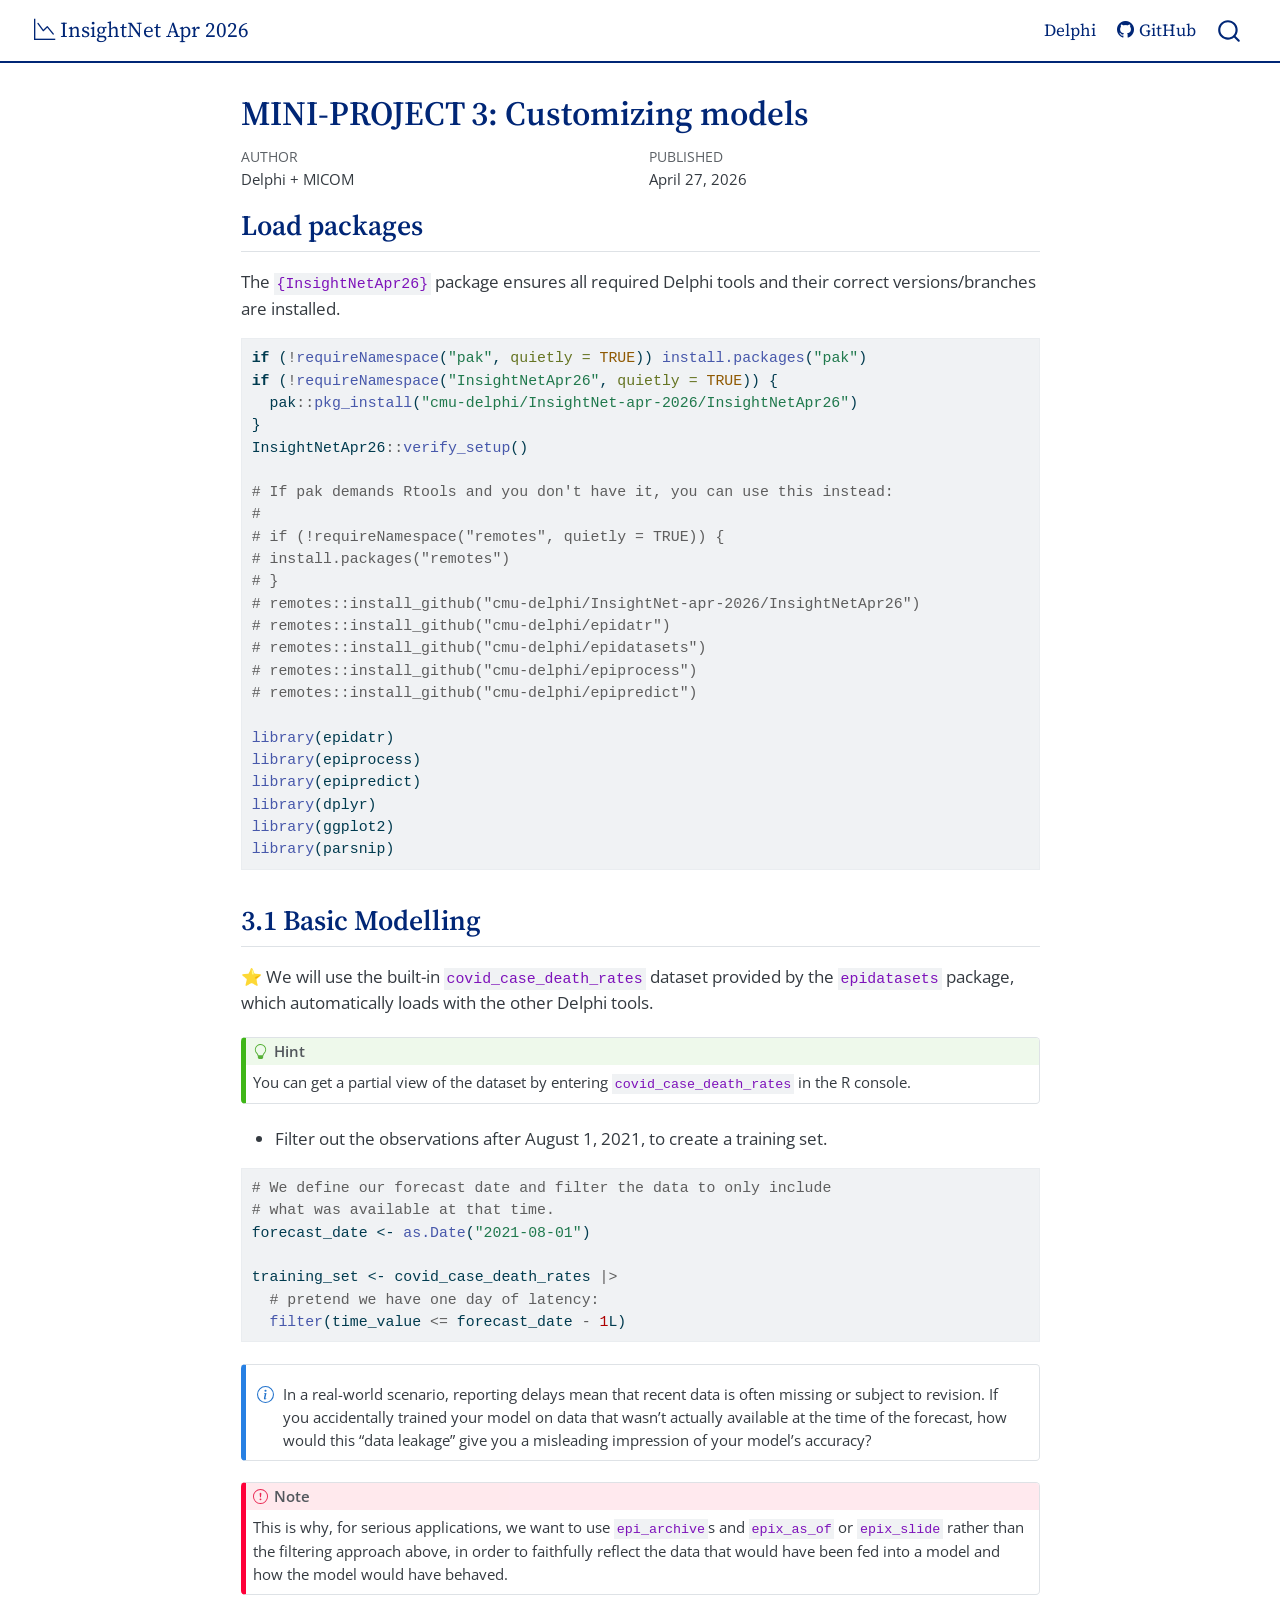
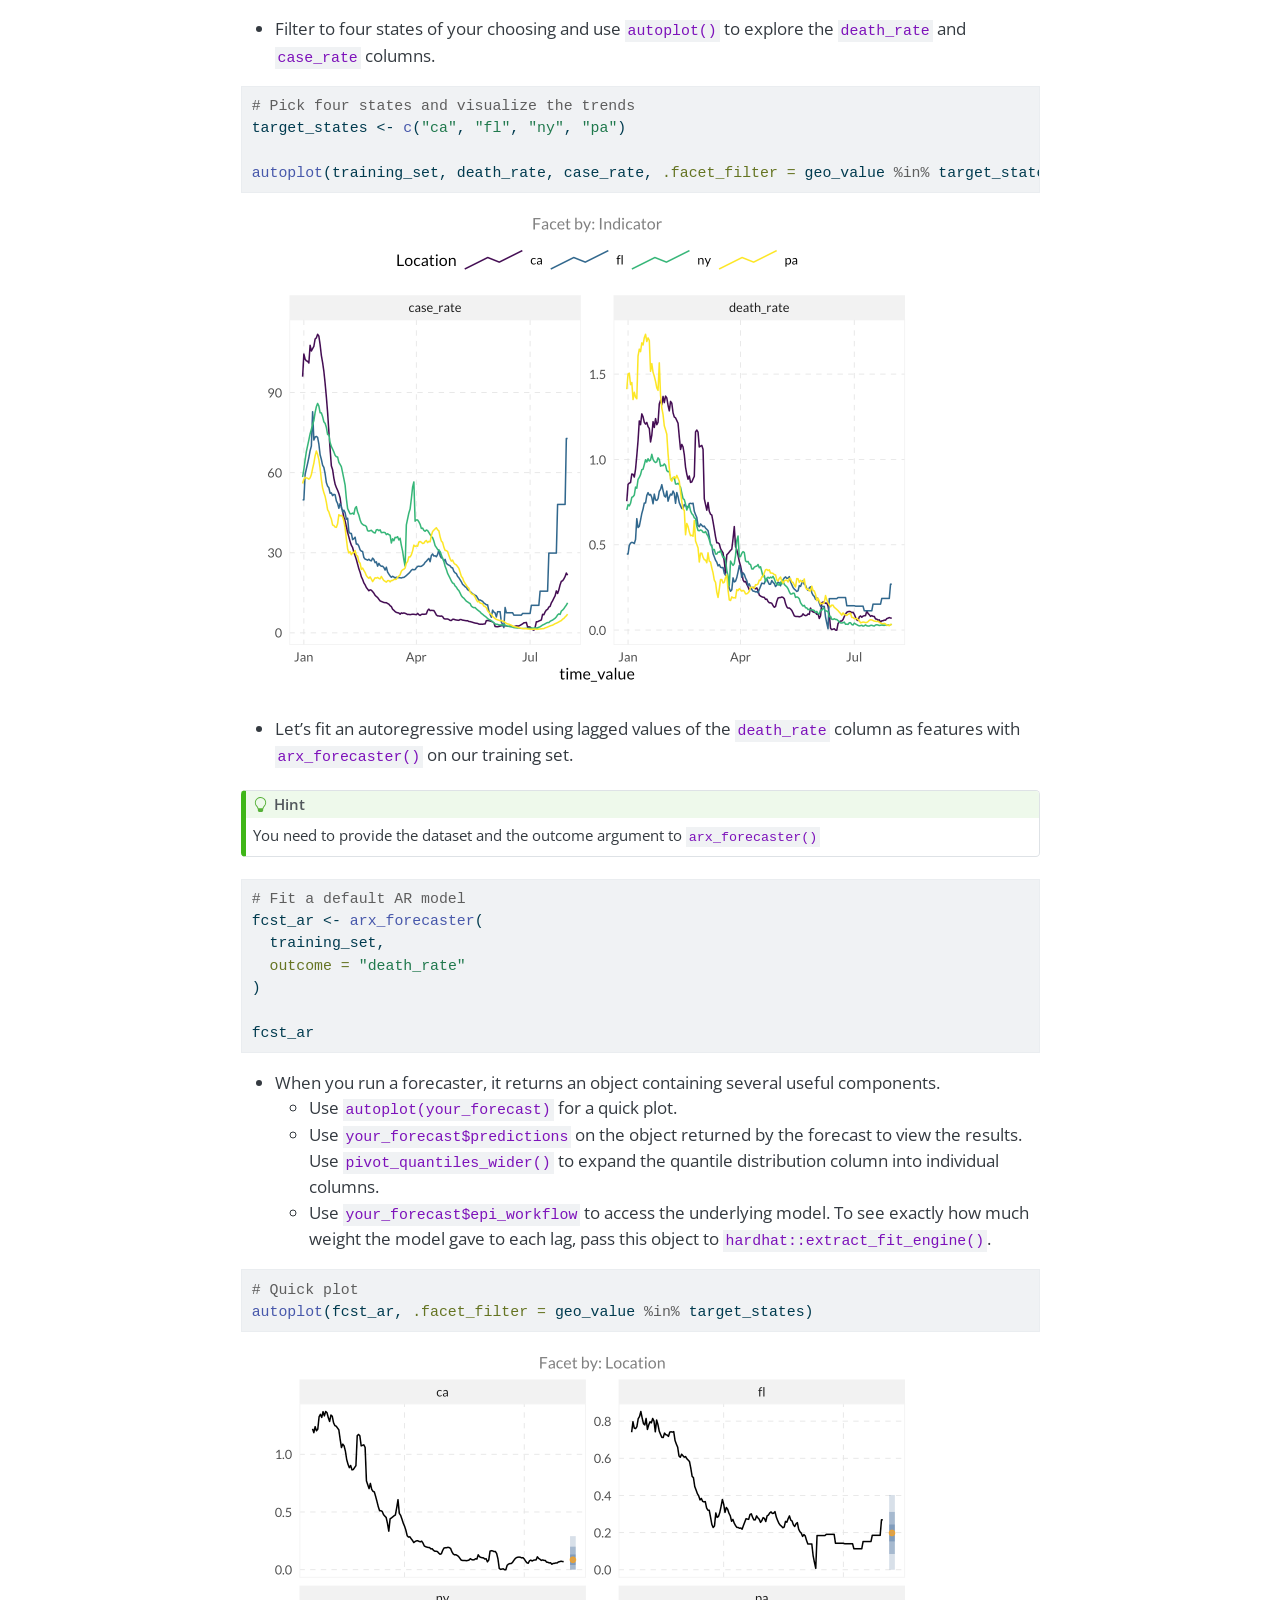
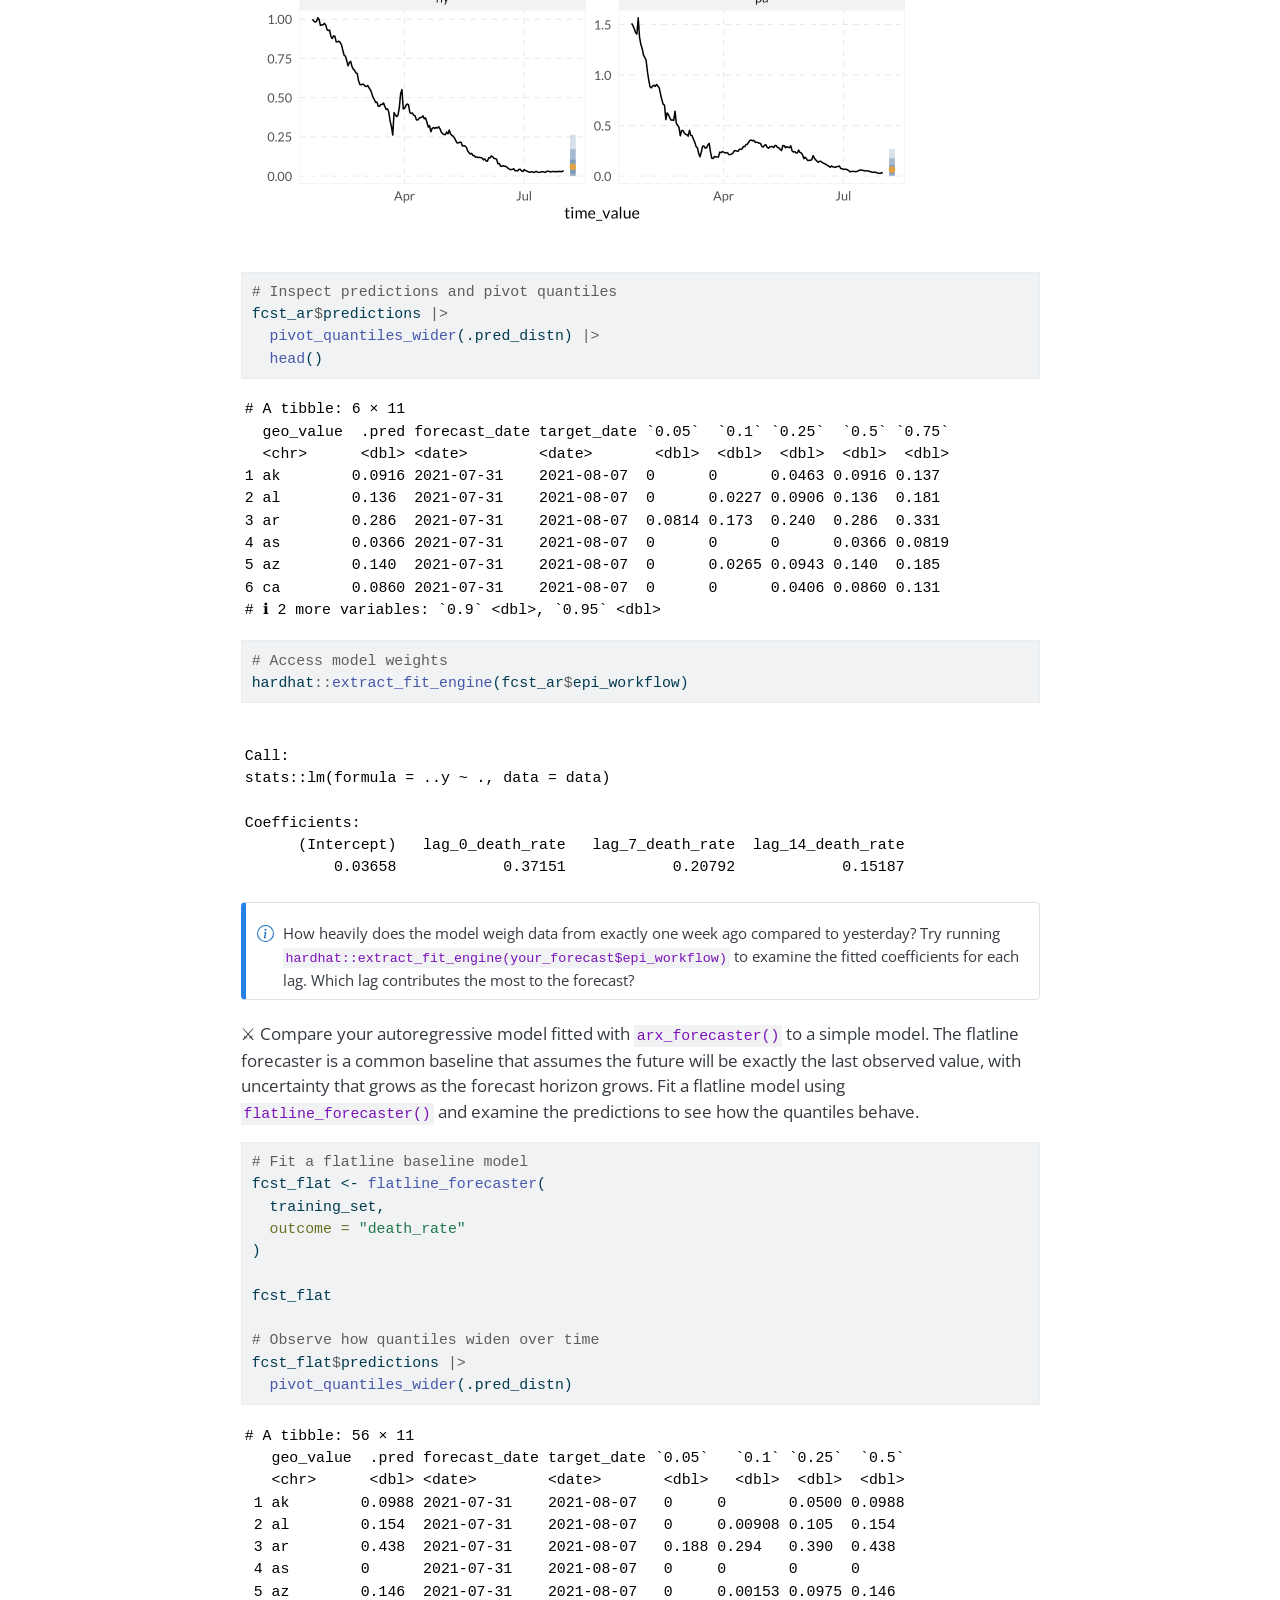
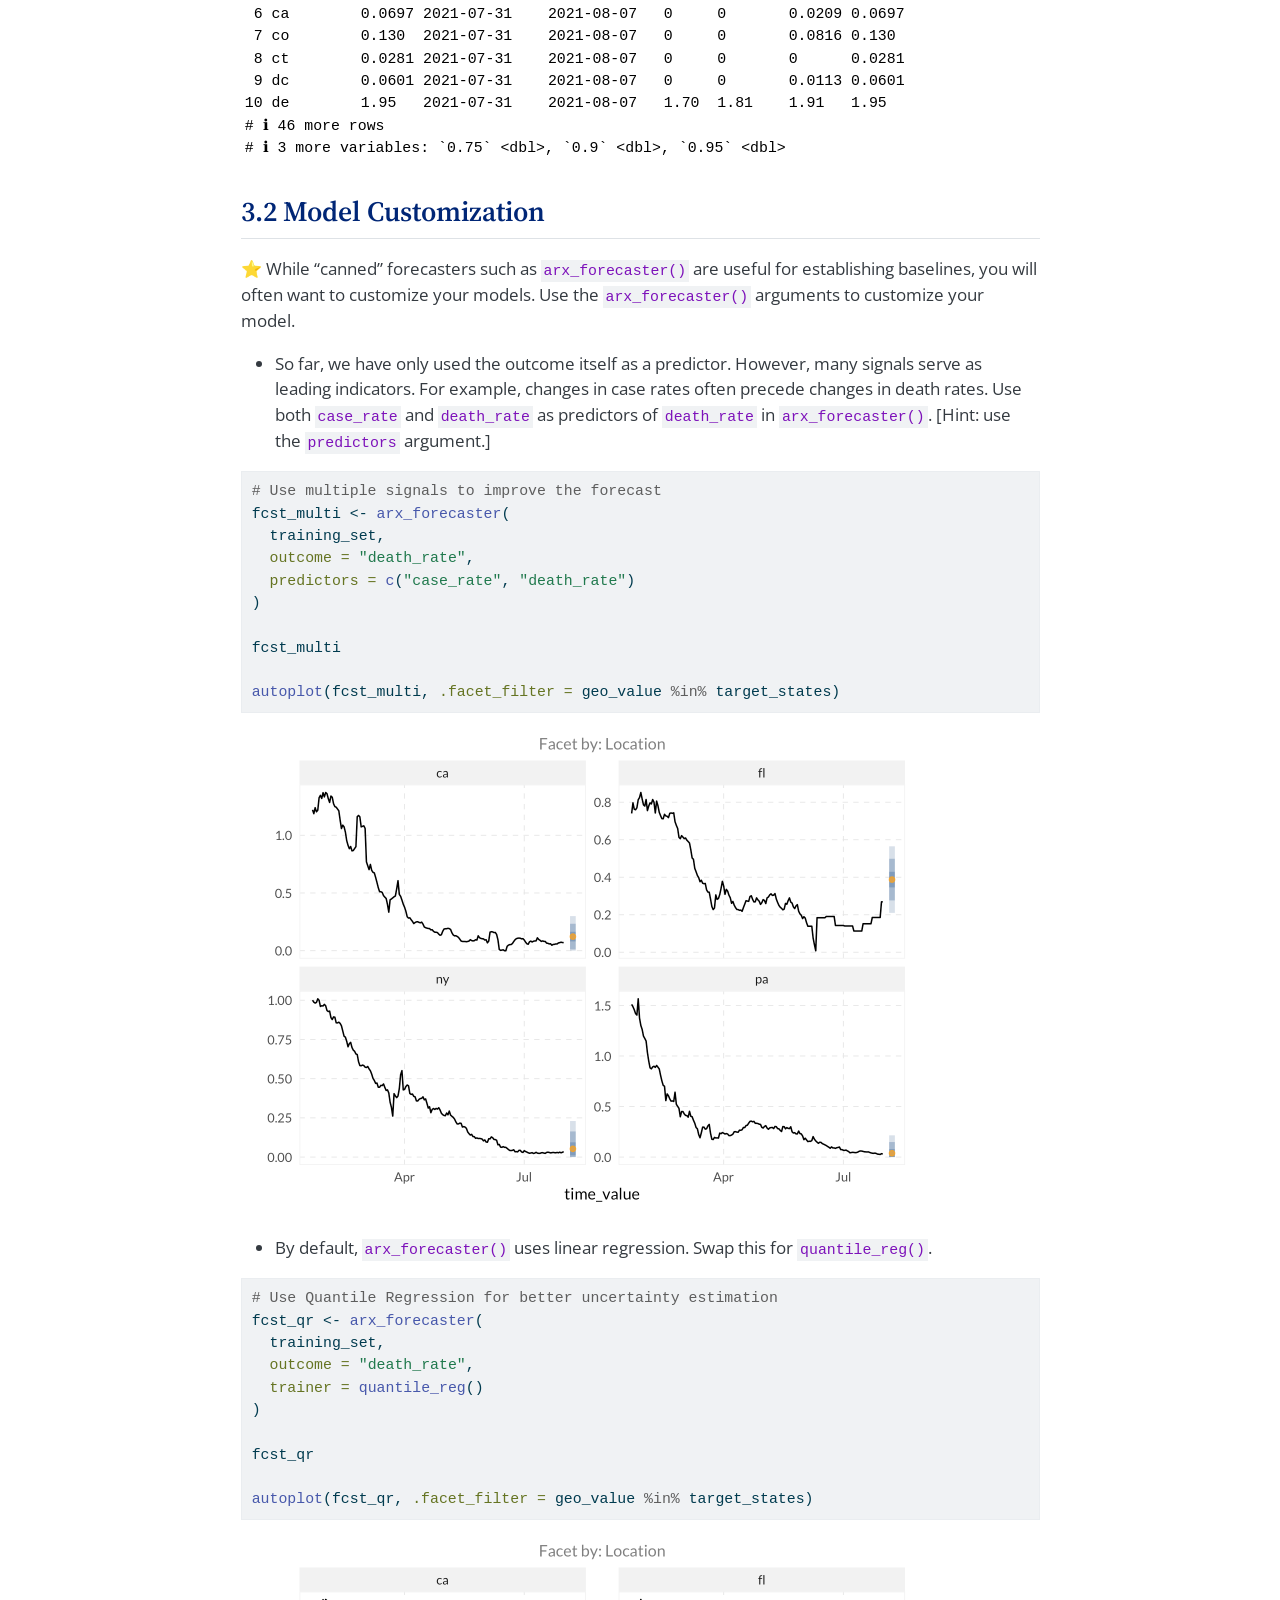
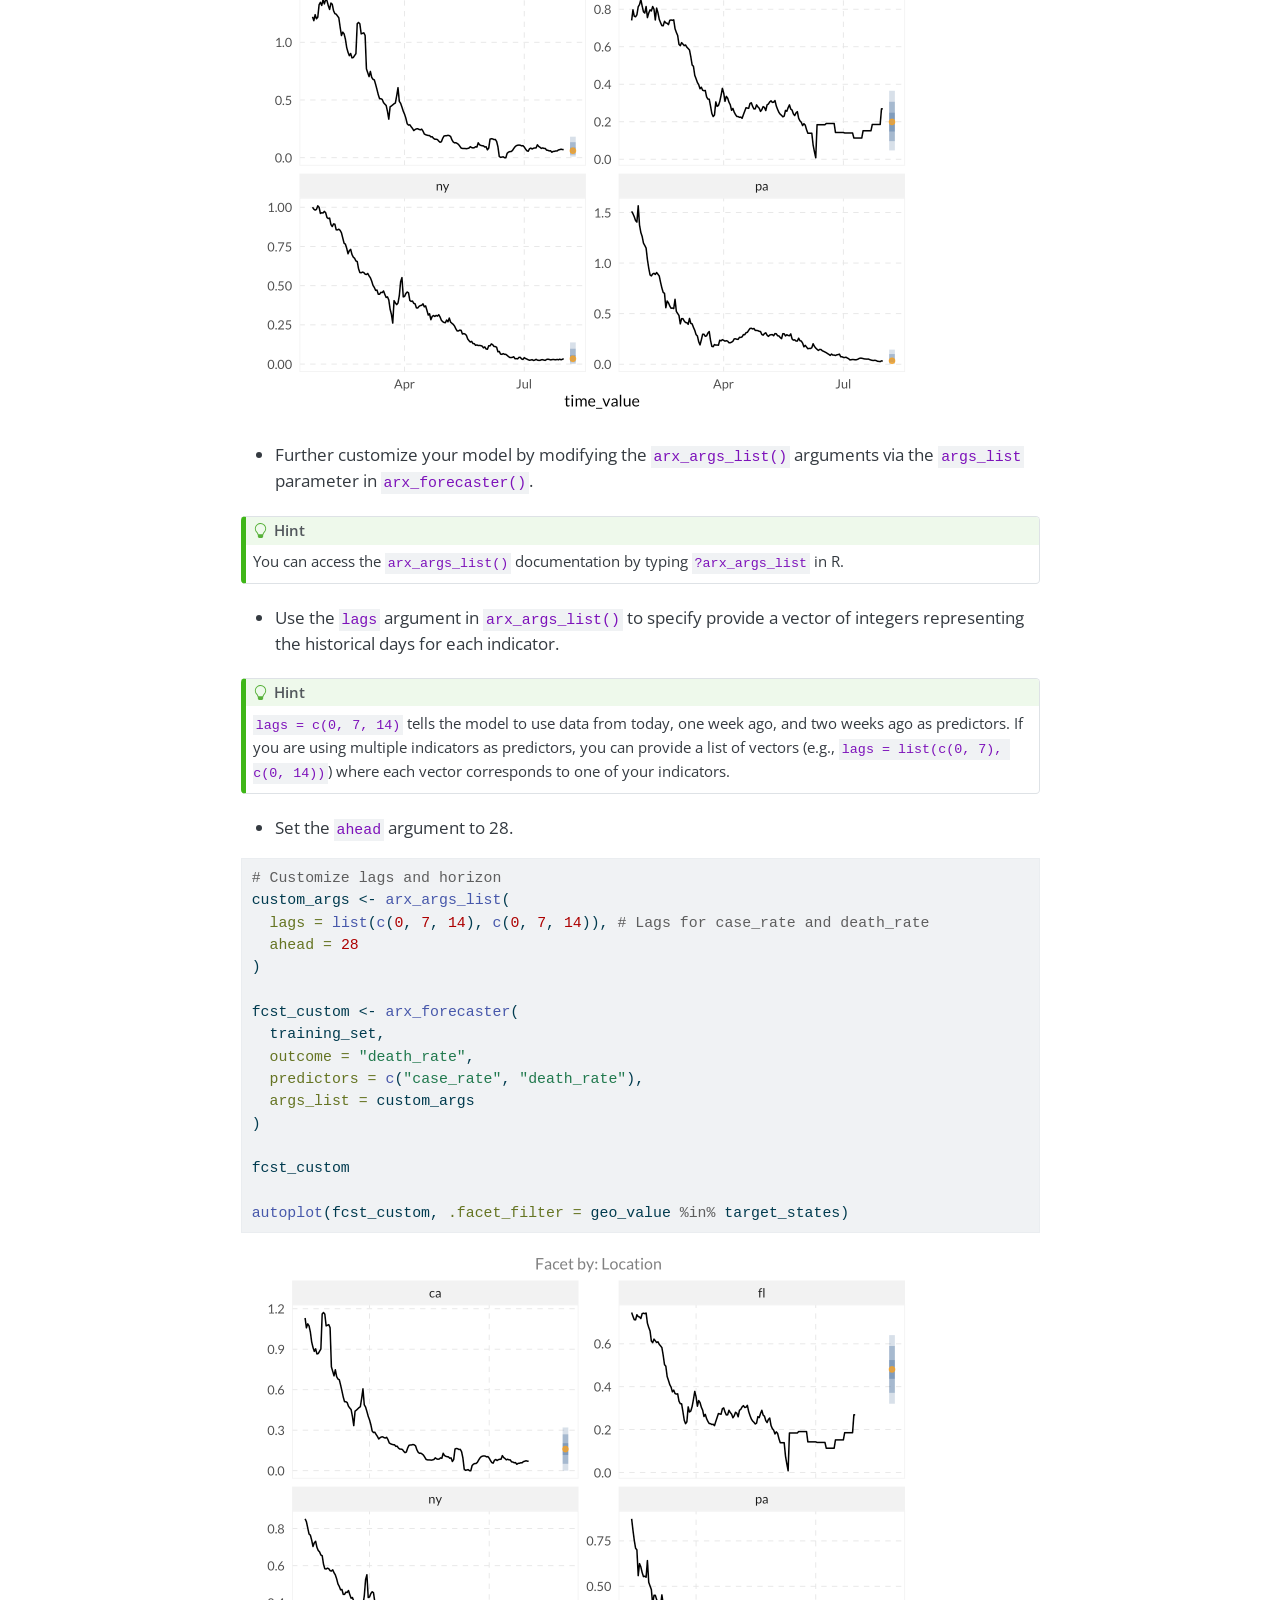
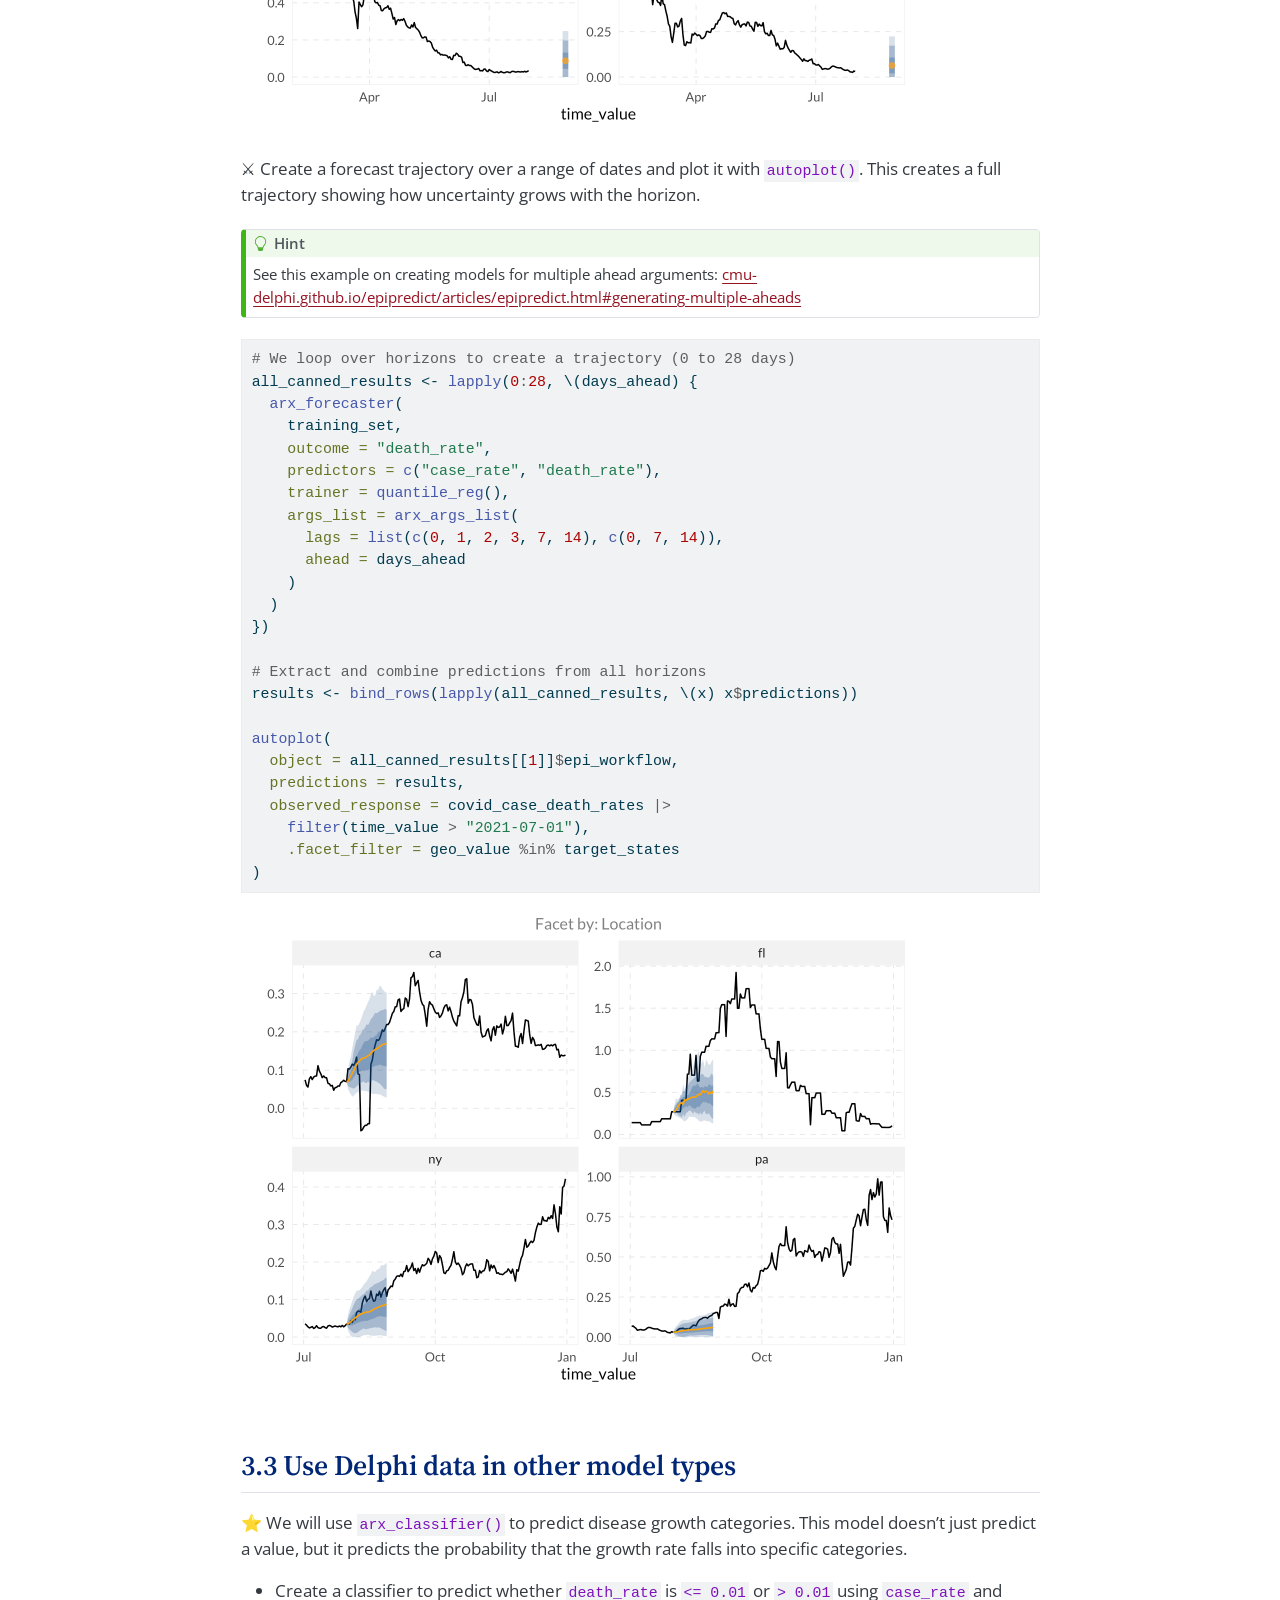
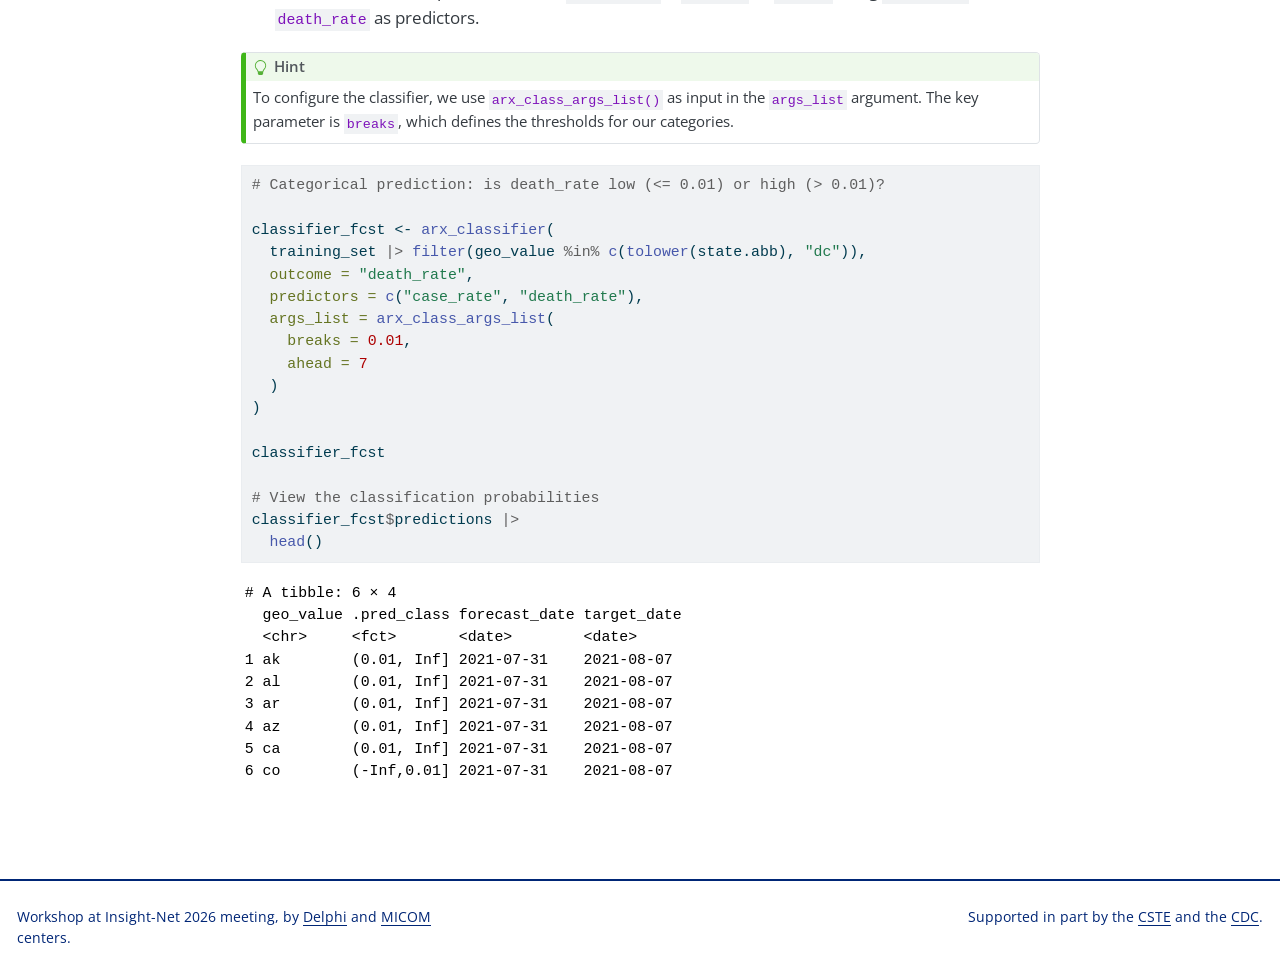
<file: scripts/miniproject_3_solutions.html>
<!DOCTYPE html>
<html xmlns="http://www.w3.org/1999/xhtml" lang="en" xml:lang="en"><head>

<meta charset="utf-8">
<meta name="generator" content="quarto-1.8.25">

<meta name="viewport" content="width=device-width, initial-scale=1.0, user-scalable=yes">

<meta name="author" content="Delphi + MICOM">
<meta name="dcterms.date" content="2026-04-27">

<title>MINI-PROJECT 3: Customizing models – InsightNet Apr 2026</title>
<style>
code{white-space: pre-wrap;}
span.smallcaps{font-variant: small-caps;}
div.columns{display: flex; gap: min(4vw, 1.5em);}
div.column{flex: auto; overflow-x: auto;}
div.hanging-indent{margin-left: 1.5em; text-indent: -1.5em;}
ul.task-list{list-style: none;}
ul.task-list li input[type="checkbox"] {
  width: 0.8em;
  margin: 0 0.8em 0.2em -1em; /* quarto-specific, see https://github.com/quarto-dev/quarto-cli/issues/4556 */ 
  vertical-align: middle;
}
/* CSS for syntax highlighting */
html { -webkit-text-size-adjust: 100%; }
pre > code.sourceCode { white-space: pre; position: relative; }
pre > code.sourceCode > span { display: inline-block; line-height: 1.25; }
pre > code.sourceCode > span:empty { height: 1.2em; }
.sourceCode { overflow: visible; }
code.sourceCode > span { color: inherit; text-decoration: inherit; }
div.sourceCode { margin: 1em 0; }
pre.sourceCode { margin: 0; }
@media screen {
div.sourceCode { overflow: auto; }
}
@media print {
pre > code.sourceCode { white-space: pre-wrap; }
pre > code.sourceCode > span { text-indent: -5em; padding-left: 5em; }
}
pre.numberSource code
  { counter-reset: source-line 0; }
pre.numberSource code > span
  { position: relative; left: -4em; counter-increment: source-line; }
pre.numberSource code > span > a:first-child::before
  { content: counter(source-line);
    position: relative; left: -1em; text-align: right; vertical-align: baseline;
    border: none; display: inline-block;
    -webkit-touch-callout: none; -webkit-user-select: none;
    -khtml-user-select: none; -moz-user-select: none;
    -ms-user-select: none; user-select: none;
    padding: 0 4px; width: 4em;
  }
pre.numberSource { margin-left: 3em;  padding-left: 4px; }
div.sourceCode
  {   }
@media screen {
pre > code.sourceCode > span > a:first-child::before { text-decoration: underline; }
}
</style>


<script src="../site_libs/quarto-nav/quarto-nav.js"></script>
<script src="../site_libs/quarto-nav/headroom.min.js"></script>
<script src="../site_libs/clipboard/clipboard.min.js"></script>
<script src="../site_libs/quarto-search/autocomplete.umd.js"></script>
<script src="../site_libs/quarto-search/fuse.min.js"></script>
<script src="../site_libs/quarto-search/quarto-search.js"></script>
<meta name="quarto:offset" content="../">
<script src="../site_libs/quarto-html/quarto.js" type="module"></script>
<script src="../site_libs/quarto-html/tabsets/tabsets.js" type="module"></script>
<script src="../site_libs/quarto-html/axe/axe-check.js" type="module"></script>
<script src="../site_libs/quarto-html/popper.min.js"></script>
<script src="../site_libs/quarto-html/tippy.umd.min.js"></script>
<script src="../site_libs/quarto-html/anchor.min.js"></script>
<link href="../site_libs/quarto-html/tippy.css" rel="stylesheet">
<link href="../site_libs/quarto-html/quarto-syntax-highlighting-7b89279ff1a6dce999919e0e67d4d9ec.css" rel="stylesheet" id="quarto-text-highlighting-styles">
<script src="../site_libs/bootstrap/bootstrap.min.js"></script>
<link href="../site_libs/bootstrap/bootstrap-icons.css" rel="stylesheet">
<link href="../site_libs/bootstrap/bootstrap-f5081daa3b7b4c487c0aafb739bd7a50.min.css" rel="stylesheet" append-hash="true" id="quarto-bootstrap" data-mode="light">
<script id="quarto-search-options" type="application/json">{
  "location": "navbar",
  "copy-button": false,
  "collapse-after": 3,
  "panel-placement": "end",
  "type": "overlay",
  "limit": 50,
  "keyboard-shortcut": [
    "f",
    "/",
    "s"
  ],
  "show-item-context": false,
  "language": {
    "search-no-results-text": "No results",
    "search-matching-documents-text": "matching documents",
    "search-copy-link-title": "Copy link to search",
    "search-hide-matches-text": "Hide additional matches",
    "search-more-match-text": "more match in this document",
    "search-more-matches-text": "more matches in this document",
    "search-clear-button-title": "Clear",
    "search-text-placeholder": "",
    "search-detached-cancel-button-title": "Cancel",
    "search-submit-button-title": "Submit",
    "search-label": "Search"
  }
}</script>


</head>

<body class="nav-fixed fullcontent quarto-light">

<div id="quarto-search-results"></div>
  <header id="quarto-header" class="headroom fixed-top">
    <nav class="navbar navbar-expand-lg " data-bs-theme="dark">
      <div class="navbar-container container-fluid">
      <div class="navbar-brand-container mx-auto">
    <a href="../index.html" class="navbar-brand navbar-brand-logo">
    </a>
    <a class="navbar-brand" href="../index.html">
    <span class="navbar-title"><i class="bi bi-graph-down"></i> InsightNet Apr 2026</span>
    </a>
  </div>
            <div id="quarto-search" class="" title="Search"></div>
          <button class="navbar-toggler" type="button" data-bs-toggle="collapse" data-bs-target="#navbarCollapse" aria-controls="navbarCollapse" role="menu" aria-expanded="false" aria-label="Toggle navigation" onclick="if (window.quartoToggleHeadroom) { window.quartoToggleHeadroom(); }">
  <span class="navbar-toggler-icon"></span>
</button>
          <div class="collapse navbar-collapse" id="navbarCollapse">
            <ul class="navbar-nav navbar-nav-scroll ms-auto">
  <li class="nav-item">
    <a class="nav-link" href="https://delphi.cmu.edu/"> 
<span class="menu-text">Delphi</span></a>
  </li>  
  <li class="nav-item">
    <a class="nav-link" href="https://github.com/cmu-delphi/InsightNet-apr-2026"> <i class="bi bi-github" role="img">
</i> 
<span class="menu-text">GitHub</span></a>
  </li>  
</ul>
          </div> <!-- /navcollapse -->
            <div class="quarto-navbar-tools">
</div>
      </div> <!-- /container-fluid -->
    </nav>
</header>
<!-- content -->
<div id="quarto-content" class="quarto-container page-columns page-rows-contents page-layout-article page-navbar">
<!-- sidebar -->
<!-- margin-sidebar -->
    
<!-- main -->
<main class="content" id="quarto-document-content">

<header id="title-block-header" class="quarto-title-block default">
<div class="quarto-title">
<h1 class="title">MINI-PROJECT 3: Customizing models</h1>
</div>



<div class="quarto-title-meta">

    <div>
    <div class="quarto-title-meta-heading">Author</div>
    <div class="quarto-title-meta-contents">
             <p>Delphi + MICOM </p>
          </div>
  </div>
    
    <div>
    <div class="quarto-title-meta-heading">Published</div>
    <div class="quarto-title-meta-contents">
      <p class="date">April 27, 2026</p>
    </div>
  </div>
  
    
  </div>
  


</header>


<section id="load-packages" class="level2">
<h2 class="anchored" data-anchor-id="load-packages">Load packages</h2>
<p>The <code>{InsightNetApr26}</code> package ensures all required Delphi tools and their correct versions/branches are installed.</p>
<div class="cell">
<div class="code-copy-outer-scaffold"><div class="sourceCode cell-code" id="cb1"><pre class="sourceCode r code-with-copy"><code class="sourceCode r"><span id="cb1-1"><a href="#cb1-1" aria-hidden="true" tabindex="-1"></a><span class="cf">if</span> (<span class="sc">!</span><span class="fu">requireNamespace</span>(<span class="st">"pak"</span>, <span class="at">quietly =</span> <span class="cn">TRUE</span>)) <span class="fu">install.packages</span>(<span class="st">"pak"</span>)</span>
<span id="cb1-2"><a href="#cb1-2" aria-hidden="true" tabindex="-1"></a><span class="cf">if</span> (<span class="sc">!</span><span class="fu">requireNamespace</span>(<span class="st">"InsightNetApr26"</span>, <span class="at">quietly =</span> <span class="cn">TRUE</span>)) {</span>
<span id="cb1-3"><a href="#cb1-3" aria-hidden="true" tabindex="-1"></a>  pak<span class="sc">::</span><span class="fu">pkg_install</span>(<span class="st">"cmu-delphi/InsightNet-apr-2026/InsightNetApr26"</span>)</span>
<span id="cb1-4"><a href="#cb1-4" aria-hidden="true" tabindex="-1"></a>}</span>
<span id="cb1-5"><a href="#cb1-5" aria-hidden="true" tabindex="-1"></a>InsightNetApr26<span class="sc">::</span><span class="fu">verify_setup</span>()</span>
<span id="cb1-6"><a href="#cb1-6" aria-hidden="true" tabindex="-1"></a></span>
<span id="cb1-7"><a href="#cb1-7" aria-hidden="true" tabindex="-1"></a><span class="co"># If pak demands Rtools and you don't have it, you can use this instead:</span></span>
<span id="cb1-8"><a href="#cb1-8" aria-hidden="true" tabindex="-1"></a><span class="co">#</span></span>
<span id="cb1-9"><a href="#cb1-9" aria-hidden="true" tabindex="-1"></a><span class="co"># if (!requireNamespace("remotes", quietly = TRUE)) {</span></span>
<span id="cb1-10"><a href="#cb1-10" aria-hidden="true" tabindex="-1"></a><span class="co"># install.packages("remotes")</span></span>
<span id="cb1-11"><a href="#cb1-11" aria-hidden="true" tabindex="-1"></a><span class="co"># }</span></span>
<span id="cb1-12"><a href="#cb1-12" aria-hidden="true" tabindex="-1"></a><span class="co"># remotes::install_github("cmu-delphi/InsightNet-apr-2026/InsightNetApr26")</span></span>
<span id="cb1-13"><a href="#cb1-13" aria-hidden="true" tabindex="-1"></a><span class="co"># remotes::install_github("cmu-delphi/epidatr")</span></span>
<span id="cb1-14"><a href="#cb1-14" aria-hidden="true" tabindex="-1"></a><span class="co"># remotes::install_github("cmu-delphi/epidatasets")</span></span>
<span id="cb1-15"><a href="#cb1-15" aria-hidden="true" tabindex="-1"></a><span class="co"># remotes::install_github("cmu-delphi/epiprocess")</span></span>
<span id="cb1-16"><a href="#cb1-16" aria-hidden="true" tabindex="-1"></a><span class="co"># remotes::install_github("cmu-delphi/epipredict")</span></span>
<span id="cb1-17"><a href="#cb1-17" aria-hidden="true" tabindex="-1"></a></span>
<span id="cb1-18"><a href="#cb1-18" aria-hidden="true" tabindex="-1"></a><span class="fu">library</span>(epidatr)</span>
<span id="cb1-19"><a href="#cb1-19" aria-hidden="true" tabindex="-1"></a><span class="fu">library</span>(epiprocess)</span>
<span id="cb1-20"><a href="#cb1-20" aria-hidden="true" tabindex="-1"></a><span class="fu">library</span>(epipredict)</span>
<span id="cb1-21"><a href="#cb1-21" aria-hidden="true" tabindex="-1"></a><span class="fu">library</span>(dplyr)</span>
<span id="cb1-22"><a href="#cb1-22" aria-hidden="true" tabindex="-1"></a><span class="fu">library</span>(ggplot2)</span>
<span id="cb1-23"><a href="#cb1-23" aria-hidden="true" tabindex="-1"></a><span class="fu">library</span>(parsnip)</span></code></pre></div><button title="Copy to Clipboard" class="code-copy-button"><i class="bi"></i></button></div>
</div>
</section>
<section id="basic-modelling" class="level2">
<h2 class="anchored" data-anchor-id="basic-modelling">3.1 Basic Modelling</h2>
<p>⭐ We will use the built-in <code>covid_case_death_rates</code> dataset provided by the <code>epidatasets</code> package, which automatically loads with the other Delphi tools.</p>
<div class="callout callout-style-default callout-tip callout-titled">
<div class="callout-header d-flex align-content-center">
<div class="callout-icon-container">
<i class="callout-icon"></i>
</div>
<div class="callout-title-container flex-fill">
<span class="screen-reader-only">Tip</span>Hint
</div>
</div>
<div class="callout-body-container callout-body">
<p>You can get a partial view of the dataset by entering <code>covid_case_death_rates</code> in the R console.</p>
</div>
</div>
<ul>
<li>Filter out the observations after August 1, 2021, to create a training set.</li>
</ul>
<div class="cell">
<div class="code-copy-outer-scaffold"><div class="sourceCode cell-code" id="cb2"><pre class="sourceCode r code-with-copy"><code class="sourceCode r"><span id="cb2-1"><a href="#cb2-1" aria-hidden="true" tabindex="-1"></a><span class="co"># We define our forecast date and filter the data to only include</span></span>
<span id="cb2-2"><a href="#cb2-2" aria-hidden="true" tabindex="-1"></a><span class="co"># what was available at that time.</span></span>
<span id="cb2-3"><a href="#cb2-3" aria-hidden="true" tabindex="-1"></a>forecast_date <span class="ot">&lt;-</span> <span class="fu">as.Date</span>(<span class="st">"2021-08-01"</span>)</span>
<span id="cb2-4"><a href="#cb2-4" aria-hidden="true" tabindex="-1"></a></span>
<span id="cb2-5"><a href="#cb2-5" aria-hidden="true" tabindex="-1"></a>training_set <span class="ot">&lt;-</span> covid_case_death_rates <span class="sc">|&gt;</span></span>
<span id="cb2-6"><a href="#cb2-6" aria-hidden="true" tabindex="-1"></a>  <span class="co"># pretend we have one day of latency:</span></span>
<span id="cb2-7"><a href="#cb2-7" aria-hidden="true" tabindex="-1"></a>  <span class="fu">filter</span>(time_value <span class="sc">&lt;=</span> forecast_date <span class="sc">-</span> <span class="dv">1</span>L)</span></code></pre></div><button title="Copy to Clipboard" class="code-copy-button"><i class="bi"></i></button></div>
</div>
<div class="callout callout-style-simple callout-note">
<div class="callout-body d-flex">
<div class="callout-icon-container">
<i class="callout-icon"></i>
</div>
<div class="callout-body-container">
<p>In a real-world scenario, reporting delays mean that recent data is often missing or subject to revision. If you accidentally trained your model on data that wasn’t actually available at the time of the forecast, how would this “data leakage” give you a misleading impression of your model’s accuracy?</p>
</div>
</div>
</div>
<div class="callout callout-style-default callout-important callout-titled">
<div class="callout-header d-flex align-content-center">
<div class="callout-icon-container">
<i class="callout-icon"></i>
</div>
<div class="callout-title-container flex-fill">
<span class="screen-reader-only">Important</span>Note
</div>
</div>
<div class="callout-body-container callout-body">
<p>This is why, for serious applications, we want to use <code>epi_archive</code>s and <code>epix_as_of</code> or <code>epix_slide</code> rather than the filtering approach above, in order to faithfully reflect the data that would have been fed into a model and how the model would have behaved.</p>
</div>
</div>
<ul>
<li>Filter to four states of your choosing and use <code>autoplot()</code> to explore the <code>death_rate</code> and <code>case_rate</code> columns.</li>
</ul>
<div class="cell">
<div class="code-copy-outer-scaffold"><div class="sourceCode cell-code" id="cb3"><pre class="sourceCode r code-with-copy"><code class="sourceCode r"><span id="cb3-1"><a href="#cb3-1" aria-hidden="true" tabindex="-1"></a><span class="co"># Pick four states and visualize the trends</span></span>
<span id="cb3-2"><a href="#cb3-2" aria-hidden="true" tabindex="-1"></a>target_states <span class="ot">&lt;-</span> <span class="fu">c</span>(<span class="st">"ca"</span>, <span class="st">"fl"</span>, <span class="st">"ny"</span>, <span class="st">"pa"</span>)</span>
<span id="cb3-3"><a href="#cb3-3" aria-hidden="true" tabindex="-1"></a></span>
<span id="cb3-4"><a href="#cb3-4" aria-hidden="true" tabindex="-1"></a><span class="fu">autoplot</span>(training_set, death_rate, case_rate, <span class="at">.facet_filter =</span> geo_value <span class="sc">%in%</span> target_states)</span></code></pre></div><button title="Copy to Clipboard" class="code-copy-button"><i class="bi"></i></button></div>
<div class="cell-output-display">
<div>
<figure class="figure">
<p><img src="miniproject_3_solutions_files/figure-html/exploration-1.png" class="img-fluid figure-img" width="672"></p>
</figure>
</div>
</div>
</div>
<ul>
<li>Let’s fit an autoregressive model using lagged values of the <code>death_rate</code> column as features with <code>arx_forecaster()</code> on our training set.</li>
</ul>
<div class="callout callout-style-default callout-tip callout-titled">
<div class="callout-header d-flex align-content-center">
<div class="callout-icon-container">
<i class="callout-icon"></i>
</div>
<div class="callout-title-container flex-fill">
<span class="screen-reader-only">Tip</span>Hint
</div>
</div>
<div class="callout-body-container callout-body">
<p>You need to provide the dataset and the outcome argument to <code>arx_forecaster()</code></p>
</div>
</div>
<div class="cell">
<div class="code-copy-outer-scaffold"><div class="sourceCode cell-code" id="cb4"><pre class="sourceCode r code-with-copy"><code class="sourceCode r"><span id="cb4-1"><a href="#cb4-1" aria-hidden="true" tabindex="-1"></a><span class="co"># Fit a default AR model</span></span>
<span id="cb4-2"><a href="#cb4-2" aria-hidden="true" tabindex="-1"></a>fcst_ar <span class="ot">&lt;-</span> <span class="fu">arx_forecaster</span>(</span>
<span id="cb4-3"><a href="#cb4-3" aria-hidden="true" tabindex="-1"></a>  training_set,</span>
<span id="cb4-4"><a href="#cb4-4" aria-hidden="true" tabindex="-1"></a>  <span class="at">outcome =</span> <span class="st">"death_rate"</span></span>
<span id="cb4-5"><a href="#cb4-5" aria-hidden="true" tabindex="-1"></a>)</span>
<span id="cb4-6"><a href="#cb4-6" aria-hidden="true" tabindex="-1"></a></span>
<span id="cb4-7"><a href="#cb4-7" aria-hidden="true" tabindex="-1"></a>fcst_ar</span></code></pre></div><button title="Copy to Clipboard" class="code-copy-button"><i class="bi"></i></button></div>
</div>
<ul>
<li>When you run a forecaster, it returns an object containing several useful components.
<ul>
<li>Use <code>autoplot(your_forecast)</code> for a quick plot.</li>
<li>Use <code>your_forecast$predictions</code> on the object returned by the forecast to view the results. Use <code>pivot_quantiles_wider()</code> to expand the quantile distribution column into individual columns.</li>
<li>Use <code>your_forecast$epi_workflow</code> to access the underlying model. To see exactly how much weight the model gave to each lag, pass this object to <code>hardhat::extract_fit_engine()</code>.</li>
</ul></li>
</ul>
<div class="cell">
<div class="code-copy-outer-scaffold"><div class="sourceCode cell-code" id="cb5"><pre class="sourceCode r code-with-copy"><code class="sourceCode r"><span id="cb5-1"><a href="#cb5-1" aria-hidden="true" tabindex="-1"></a><span class="co"># Quick plot</span></span>
<span id="cb5-2"><a href="#cb5-2" aria-hidden="true" tabindex="-1"></a><span class="fu">autoplot</span>(fcst_ar, <span class="at">.facet_filter =</span> geo_value <span class="sc">%in%</span> target_states)</span></code></pre></div><button title="Copy to Clipboard" class="code-copy-button"><i class="bi"></i></button></div>
<div class="cell-output-display">
<div>
<figure class="figure">
<p><img src="miniproject_3_solutions_files/figure-html/forecast-components-1.png" class="img-fluid figure-img" width="672"></p>
</figure>
</div>
</div>
<div class="code-copy-outer-scaffold"><div class="sourceCode cell-code" id="cb6"><pre class="sourceCode r code-with-copy"><code class="sourceCode r"><span id="cb6-1"><a href="#cb6-1" aria-hidden="true" tabindex="-1"></a><span class="co"># Inspect predictions and pivot quantiles</span></span>
<span id="cb6-2"><a href="#cb6-2" aria-hidden="true" tabindex="-1"></a>fcst_ar<span class="sc">$</span>predictions <span class="sc">|&gt;</span></span>
<span id="cb6-3"><a href="#cb6-3" aria-hidden="true" tabindex="-1"></a>  <span class="fu">pivot_quantiles_wider</span>(.pred_distn) <span class="sc">|&gt;</span></span>
<span id="cb6-4"><a href="#cb6-4" aria-hidden="true" tabindex="-1"></a>  <span class="fu">head</span>()</span></code></pre></div><button title="Copy to Clipboard" class="code-copy-button"><i class="bi"></i></button></div>
<div class="cell-output cell-output-stdout">
<pre><code># A tibble: 6 × 11
  geo_value  .pred forecast_date target_date `0.05`  `0.1` `0.25`  `0.5` `0.75`
  &lt;chr&gt;      &lt;dbl&gt; &lt;date&gt;        &lt;date&gt;       &lt;dbl&gt;  &lt;dbl&gt;  &lt;dbl&gt;  &lt;dbl&gt;  &lt;dbl&gt;
1 ak        0.0916 2021-07-31    2021-08-07  0      0      0.0463 0.0916 0.137 
2 al        0.136  2021-07-31    2021-08-07  0      0.0227 0.0906 0.136  0.181 
3 ar        0.286  2021-07-31    2021-08-07  0.0814 0.173  0.240  0.286  0.331 
4 as        0.0366 2021-07-31    2021-08-07  0      0      0      0.0366 0.0819
5 az        0.140  2021-07-31    2021-08-07  0      0.0265 0.0943 0.140  0.185 
6 ca        0.0860 2021-07-31    2021-08-07  0      0      0.0406 0.0860 0.131 
# ℹ 2 more variables: `0.9` &lt;dbl&gt;, `0.95` &lt;dbl&gt;</code></pre>
</div>
<div class="code-copy-outer-scaffold"><div class="sourceCode cell-code" id="cb8"><pre class="sourceCode r code-with-copy"><code class="sourceCode r"><span id="cb8-1"><a href="#cb8-1" aria-hidden="true" tabindex="-1"></a><span class="co"># Access model weights</span></span>
<span id="cb8-2"><a href="#cb8-2" aria-hidden="true" tabindex="-1"></a>hardhat<span class="sc">::</span><span class="fu">extract_fit_engine</span>(fcst_ar<span class="sc">$</span>epi_workflow)</span></code></pre></div><button title="Copy to Clipboard" class="code-copy-button"><i class="bi"></i></button></div>
<div class="cell-output cell-output-stdout">
<pre><code>
Call:
stats::lm(formula = ..y ~ ., data = data)

Coefficients:
      (Intercept)   lag_0_death_rate   lag_7_death_rate  lag_14_death_rate  
          0.03658            0.37151            0.20792            0.15187  </code></pre>
</div>
</div>
<div class="callout callout-style-simple callout-note">
<div class="callout-body d-flex">
<div class="callout-icon-container">
<i class="callout-icon"></i>
</div>
<div class="callout-body-container">
<p>How heavily does the model weigh data from exactly one week ago compared to yesterday? Try running <code>hardhat::extract_fit_engine(your_forecast$epi_workflow)</code> to examine the fitted coefficients for each lag. Which lag contributes the most to the forecast?</p>
</div>
</div>
</div>
<p>⚔️ Compare your autoregressive model fitted with <code>arx_forecaster()</code> to a simple model. The flatline forecaster is a common baseline that assumes the future will be exactly the last observed value, with uncertainty that grows as the forecast horizon grows. Fit a flatline model using <code>flatline_forecaster()</code> and examine the predictions to see how the quantiles behave.</p>
<div class="cell">
<div class="code-copy-outer-scaffold"><div class="sourceCode cell-code" id="cb10"><pre class="sourceCode r code-with-copy"><code class="sourceCode r"><span id="cb10-1"><a href="#cb10-1" aria-hidden="true" tabindex="-1"></a><span class="co"># Fit a flatline baseline model</span></span>
<span id="cb10-2"><a href="#cb10-2" aria-hidden="true" tabindex="-1"></a>fcst_flat <span class="ot">&lt;-</span> <span class="fu">flatline_forecaster</span>(</span>
<span id="cb10-3"><a href="#cb10-3" aria-hidden="true" tabindex="-1"></a>  training_set,</span>
<span id="cb10-4"><a href="#cb10-4" aria-hidden="true" tabindex="-1"></a>  <span class="at">outcome =</span> <span class="st">"death_rate"</span></span>
<span id="cb10-5"><a href="#cb10-5" aria-hidden="true" tabindex="-1"></a>)</span>
<span id="cb10-6"><a href="#cb10-6" aria-hidden="true" tabindex="-1"></a></span>
<span id="cb10-7"><a href="#cb10-7" aria-hidden="true" tabindex="-1"></a>fcst_flat</span>
<span id="cb10-8"><a href="#cb10-8" aria-hidden="true" tabindex="-1"></a></span>
<span id="cb10-9"><a href="#cb10-9" aria-hidden="true" tabindex="-1"></a><span class="co"># Observe how quantiles widen over time</span></span>
<span id="cb10-10"><a href="#cb10-10" aria-hidden="true" tabindex="-1"></a>fcst_flat<span class="sc">$</span>predictions <span class="sc">|&gt;</span></span>
<span id="cb10-11"><a href="#cb10-11" aria-hidden="true" tabindex="-1"></a>  <span class="fu">pivot_quantiles_wider</span>(.pred_distn)</span></code></pre></div><button title="Copy to Clipboard" class="code-copy-button"><i class="bi"></i></button></div>
<div class="cell-output cell-output-stdout">
<pre><code># A tibble: 56 × 11
   geo_value  .pred forecast_date target_date `0.05`   `0.1` `0.25`  `0.5`
   &lt;chr&gt;      &lt;dbl&gt; &lt;date&gt;        &lt;date&gt;       &lt;dbl&gt;   &lt;dbl&gt;  &lt;dbl&gt;  &lt;dbl&gt;
 1 ak        0.0988 2021-07-31    2021-08-07   0     0       0.0500 0.0988
 2 al        0.154  2021-07-31    2021-08-07   0     0.00908 0.105  0.154 
 3 ar        0.438  2021-07-31    2021-08-07   0.188 0.294   0.390  0.438 
 4 as        0      2021-07-31    2021-08-07   0     0       0      0     
 5 az        0.146  2021-07-31    2021-08-07   0     0.00153 0.0975 0.146 
 6 ca        0.0697 2021-07-31    2021-08-07   0     0       0.0209 0.0697
 7 co        0.130  2021-07-31    2021-08-07   0     0       0.0816 0.130 
 8 ct        0.0281 2021-07-31    2021-08-07   0     0       0      0.0281
 9 dc        0.0601 2021-07-31    2021-08-07   0     0       0.0113 0.0601
10 de        1.95   2021-07-31    2021-08-07   1.70  1.81    1.91   1.95  
# ℹ 46 more rows
# ℹ 3 more variables: `0.75` &lt;dbl&gt;, `0.9` &lt;dbl&gt;, `0.95` &lt;dbl&gt;</code></pre>
</div>
</div>
</section>
<section id="model-customization" class="level2">
<h2 class="anchored" data-anchor-id="model-customization">3.2 Model Customization</h2>
<p>⭐ While “canned” forecasters such as <code>arx_forecaster()</code> are useful for establishing baselines, you will often want to customize your models. Use the <code>arx_forecaster()</code> arguments to customize your model.</p>
<ul>
<li>So far, we have only used the outcome itself as a predictor. However, many signals serve as leading indicators. For example, changes in case rates often precede changes in death rates. Use both <code>case_rate</code> and <code>death_rate</code> as predictors of <code>death_rate</code> in <code>arx_forecaster()</code>. [Hint: use the <code>predictors</code> argument.]</li>
</ul>
<div class="cell">
<div class="code-copy-outer-scaffold"><div class="sourceCode cell-code" id="cb12"><pre class="sourceCode r code-with-copy"><code class="sourceCode r"><span id="cb12-1"><a href="#cb12-1" aria-hidden="true" tabindex="-1"></a><span class="co"># Use multiple signals to improve the forecast</span></span>
<span id="cb12-2"><a href="#cb12-2" aria-hidden="true" tabindex="-1"></a>fcst_multi <span class="ot">&lt;-</span> <span class="fu">arx_forecaster</span>(</span>
<span id="cb12-3"><a href="#cb12-3" aria-hidden="true" tabindex="-1"></a>  training_set,</span>
<span id="cb12-4"><a href="#cb12-4" aria-hidden="true" tabindex="-1"></a>  <span class="at">outcome =</span> <span class="st">"death_rate"</span>,</span>
<span id="cb12-5"><a href="#cb12-5" aria-hidden="true" tabindex="-1"></a>  <span class="at">predictors =</span> <span class="fu">c</span>(<span class="st">"case_rate"</span>, <span class="st">"death_rate"</span>)</span>
<span id="cb12-6"><a href="#cb12-6" aria-hidden="true" tabindex="-1"></a>)</span>
<span id="cb12-7"><a href="#cb12-7" aria-hidden="true" tabindex="-1"></a></span>
<span id="cb12-8"><a href="#cb12-8" aria-hidden="true" tabindex="-1"></a>fcst_multi</span>
<span id="cb12-9"><a href="#cb12-9" aria-hidden="true" tabindex="-1"></a></span>
<span id="cb12-10"><a href="#cb12-10" aria-hidden="true" tabindex="-1"></a><span class="fu">autoplot</span>(fcst_multi, <span class="at">.facet_filter =</span> geo_value <span class="sc">%in%</span> target_states)</span></code></pre></div><button title="Copy to Clipboard" class="code-copy-button"><i class="bi"></i></button></div>
<div class="cell-output-display">
<div>
<figure class="figure">
<p><img src="miniproject_3_solutions_files/figure-html/multi-predictor-1.png" class="img-fluid figure-img" width="672"></p>
</figure>
</div>
</div>
</div>
<ul>
<li>By default, <code>arx_forecaster()</code> uses linear regression. Swap this for <code>quantile_reg()</code>.</li>
</ul>
<div class="cell">
<div class="code-copy-outer-scaffold"><div class="sourceCode cell-code" id="cb13"><pre class="sourceCode r code-with-copy"><code class="sourceCode r"><span id="cb13-1"><a href="#cb13-1" aria-hidden="true" tabindex="-1"></a><span class="co"># Use Quantile Regression for better uncertainty estimation</span></span>
<span id="cb13-2"><a href="#cb13-2" aria-hidden="true" tabindex="-1"></a>fcst_qr <span class="ot">&lt;-</span> <span class="fu">arx_forecaster</span>(</span>
<span id="cb13-3"><a href="#cb13-3" aria-hidden="true" tabindex="-1"></a>  training_set,</span>
<span id="cb13-4"><a href="#cb13-4" aria-hidden="true" tabindex="-1"></a>  <span class="at">outcome =</span> <span class="st">"death_rate"</span>,</span>
<span id="cb13-5"><a href="#cb13-5" aria-hidden="true" tabindex="-1"></a>  <span class="at">trainer =</span> <span class="fu">quantile_reg</span>()</span>
<span id="cb13-6"><a href="#cb13-6" aria-hidden="true" tabindex="-1"></a>)</span>
<span id="cb13-7"><a href="#cb13-7" aria-hidden="true" tabindex="-1"></a></span>
<span id="cb13-8"><a href="#cb13-8" aria-hidden="true" tabindex="-1"></a>fcst_qr</span>
<span id="cb13-9"><a href="#cb13-9" aria-hidden="true" tabindex="-1"></a></span>
<span id="cb13-10"><a href="#cb13-10" aria-hidden="true" tabindex="-1"></a><span class="fu">autoplot</span>(fcst_qr, <span class="at">.facet_filter =</span> geo_value <span class="sc">%in%</span> target_states)</span></code></pre></div><button title="Copy to Clipboard" class="code-copy-button"><i class="bi"></i></button></div>
<div class="cell-output-display">
<div>
<figure class="figure">
<p><img src="miniproject_3_solutions_files/figure-html/quantile-reg-1.png" class="img-fluid figure-img" width="672"></p>
</figure>
</div>
</div>
</div>
<ul>
<li>Further customize your model by modifying the <code>arx_args_list()</code> arguments via the <code>args_list</code> parameter in <code>arx_forecaster()</code>.</li>
</ul>
<div class="callout callout-style-default callout-tip callout-titled">
<div class="callout-header d-flex align-content-center">
<div class="callout-icon-container">
<i class="callout-icon"></i>
</div>
<div class="callout-title-container flex-fill">
<span class="screen-reader-only">Tip</span>Hint
</div>
</div>
<div class="callout-body-container callout-body">
<p>You can access the <code>arx_args_list()</code> documentation by typing <code>?arx_args_list</code> in R.</p>
</div>
</div>
<ul>
<li>Use the <code>lags</code> argument in <code>arx_args_list()</code> to specify provide a vector of integers representing the historical days for each indicator.</li>
</ul>
<div class="callout callout-style-default callout-tip callout-titled">
<div class="callout-header d-flex align-content-center">
<div class="callout-icon-container">
<i class="callout-icon"></i>
</div>
<div class="callout-title-container flex-fill">
<span class="screen-reader-only">Tip</span>Hint
</div>
</div>
<div class="callout-body-container callout-body">
<p><code>lags = c(0, 7, 14)</code> tells the model to use data from today, one week ago, and two weeks ago as predictors. If you are using multiple indicators as predictors, you can provide a list of vectors (e.g., <code>lags = list(c(0, 7), c(0, 14))</code>) where each vector corresponds to one of your indicators.</p>
</div>
</div>
<ul>
<li>Set the <code>ahead</code> argument to 28.</li>
</ul>
<div class="cell">
<div class="code-copy-outer-scaffold"><div class="sourceCode cell-code" id="cb14"><pre class="sourceCode r code-with-copy"><code class="sourceCode r"><span id="cb14-1"><a href="#cb14-1" aria-hidden="true" tabindex="-1"></a><span class="co"># Customize lags and horizon</span></span>
<span id="cb14-2"><a href="#cb14-2" aria-hidden="true" tabindex="-1"></a>custom_args <span class="ot">&lt;-</span> <span class="fu">arx_args_list</span>(</span>
<span id="cb14-3"><a href="#cb14-3" aria-hidden="true" tabindex="-1"></a>  <span class="at">lags =</span> <span class="fu">list</span>(<span class="fu">c</span>(<span class="dv">0</span>, <span class="dv">7</span>, <span class="dv">14</span>), <span class="fu">c</span>(<span class="dv">0</span>, <span class="dv">7</span>, <span class="dv">14</span>)), <span class="co"># Lags for case_rate and death_rate</span></span>
<span id="cb14-4"><a href="#cb14-4" aria-hidden="true" tabindex="-1"></a>  <span class="at">ahead =</span> <span class="dv">28</span></span>
<span id="cb14-5"><a href="#cb14-5" aria-hidden="true" tabindex="-1"></a>)</span>
<span id="cb14-6"><a href="#cb14-6" aria-hidden="true" tabindex="-1"></a></span>
<span id="cb14-7"><a href="#cb14-7" aria-hidden="true" tabindex="-1"></a>fcst_custom <span class="ot">&lt;-</span> <span class="fu">arx_forecaster</span>(</span>
<span id="cb14-8"><a href="#cb14-8" aria-hidden="true" tabindex="-1"></a>  training_set,</span>
<span id="cb14-9"><a href="#cb14-9" aria-hidden="true" tabindex="-1"></a>  <span class="at">outcome =</span> <span class="st">"death_rate"</span>,</span>
<span id="cb14-10"><a href="#cb14-10" aria-hidden="true" tabindex="-1"></a>  <span class="at">predictors =</span> <span class="fu">c</span>(<span class="st">"case_rate"</span>, <span class="st">"death_rate"</span>),</span>
<span id="cb14-11"><a href="#cb14-11" aria-hidden="true" tabindex="-1"></a>  <span class="at">args_list =</span> custom_args</span>
<span id="cb14-12"><a href="#cb14-12" aria-hidden="true" tabindex="-1"></a>)</span>
<span id="cb14-13"><a href="#cb14-13" aria-hidden="true" tabindex="-1"></a></span>
<span id="cb14-14"><a href="#cb14-14" aria-hidden="true" tabindex="-1"></a>fcst_custom</span>
<span id="cb14-15"><a href="#cb14-15" aria-hidden="true" tabindex="-1"></a></span>
<span id="cb14-16"><a href="#cb14-16" aria-hidden="true" tabindex="-1"></a><span class="fu">autoplot</span>(fcst_custom, <span class="at">.facet_filter =</span> geo_value <span class="sc">%in%</span> target_states)</span></code></pre></div><button title="Copy to Clipboard" class="code-copy-button"><i class="bi"></i></button></div>
<div class="cell-output-display">
<div>
<figure class="figure">
<p><img src="miniproject_3_solutions_files/figure-html/custom-args-1.png" class="img-fluid figure-img" width="672"></p>
</figure>
</div>
</div>
</div>
<p>⚔️ Create a forecast trajectory over a range of dates and plot it with <code>autoplot()</code>. This creates a full trajectory showing how uncertainty grows with the horizon.</p>
<div class="callout callout-style-default callout-tip callout-titled">
<div class="callout-header d-flex align-content-center">
<div class="callout-icon-container">
<i class="callout-icon"></i>
</div>
<div class="callout-title-container flex-fill">
<span class="screen-reader-only">Tip</span>Hint
</div>
</div>
<div class="callout-body-container callout-body">
<p>See this example on creating models for multiple ahead arguments: <a href="https://cmu-delphi.github.io/epipredict/articles/epipredict.html#generating-multiple-aheads">cmu-delphi.github.io/epipredict/articles/epipredict.html#generating-multiple-aheads</a></p>
</div>
</div>
<div class="cell">
<div class="code-copy-outer-scaffold"><div class="sourceCode cell-code" id="cb15"><pre class="sourceCode r code-with-copy"><code class="sourceCode r"><span id="cb15-1"><a href="#cb15-1" aria-hidden="true" tabindex="-1"></a><span class="co"># We loop over horizons to create a trajectory (0 to 28 days)</span></span>
<span id="cb15-2"><a href="#cb15-2" aria-hidden="true" tabindex="-1"></a>all_canned_results <span class="ot">&lt;-</span> <span class="fu">lapply</span>(<span class="dv">0</span><span class="sc">:</span><span class="dv">28</span>, \(days_ahead) {</span>
<span id="cb15-3"><a href="#cb15-3" aria-hidden="true" tabindex="-1"></a>  <span class="fu">arx_forecaster</span>(</span>
<span id="cb15-4"><a href="#cb15-4" aria-hidden="true" tabindex="-1"></a>    training_set,</span>
<span id="cb15-5"><a href="#cb15-5" aria-hidden="true" tabindex="-1"></a>    <span class="at">outcome =</span> <span class="st">"death_rate"</span>,</span>
<span id="cb15-6"><a href="#cb15-6" aria-hidden="true" tabindex="-1"></a>    <span class="at">predictors =</span> <span class="fu">c</span>(<span class="st">"case_rate"</span>, <span class="st">"death_rate"</span>),</span>
<span id="cb15-7"><a href="#cb15-7" aria-hidden="true" tabindex="-1"></a>    <span class="at">trainer =</span> <span class="fu">quantile_reg</span>(),</span>
<span id="cb15-8"><a href="#cb15-8" aria-hidden="true" tabindex="-1"></a>    <span class="at">args_list =</span> <span class="fu">arx_args_list</span>(</span>
<span id="cb15-9"><a href="#cb15-9" aria-hidden="true" tabindex="-1"></a>      <span class="at">lags =</span> <span class="fu">list</span>(<span class="fu">c</span>(<span class="dv">0</span>, <span class="dv">1</span>, <span class="dv">2</span>, <span class="dv">3</span>, <span class="dv">7</span>, <span class="dv">14</span>), <span class="fu">c</span>(<span class="dv">0</span>, <span class="dv">7</span>, <span class="dv">14</span>)),</span>
<span id="cb15-10"><a href="#cb15-10" aria-hidden="true" tabindex="-1"></a>      <span class="at">ahead =</span> days_ahead</span>
<span id="cb15-11"><a href="#cb15-11" aria-hidden="true" tabindex="-1"></a>    )</span>
<span id="cb15-12"><a href="#cb15-12" aria-hidden="true" tabindex="-1"></a>  )</span>
<span id="cb15-13"><a href="#cb15-13" aria-hidden="true" tabindex="-1"></a>})</span>
<span id="cb15-14"><a href="#cb15-14" aria-hidden="true" tabindex="-1"></a></span>
<span id="cb15-15"><a href="#cb15-15" aria-hidden="true" tabindex="-1"></a><span class="co"># Extract and combine predictions from all horizons</span></span>
<span id="cb15-16"><a href="#cb15-16" aria-hidden="true" tabindex="-1"></a>results <span class="ot">&lt;-</span> <span class="fu">bind_rows</span>(<span class="fu">lapply</span>(all_canned_results, \(x) x<span class="sc">$</span>predictions))</span>
<span id="cb15-17"><a href="#cb15-17" aria-hidden="true" tabindex="-1"></a></span>
<span id="cb15-18"><a href="#cb15-18" aria-hidden="true" tabindex="-1"></a><span class="fu">autoplot</span>(</span>
<span id="cb15-19"><a href="#cb15-19" aria-hidden="true" tabindex="-1"></a>  <span class="at">object =</span> all_canned_results[[<span class="dv">1</span>]]<span class="sc">$</span>epi_workflow,</span>
<span id="cb15-20"><a href="#cb15-20" aria-hidden="true" tabindex="-1"></a>  <span class="at">predictions =</span> results,</span>
<span id="cb15-21"><a href="#cb15-21" aria-hidden="true" tabindex="-1"></a>  <span class="at">observed_response =</span> covid_case_death_rates <span class="sc">|&gt;</span></span>
<span id="cb15-22"><a href="#cb15-22" aria-hidden="true" tabindex="-1"></a>    <span class="fu">filter</span>(time_value <span class="sc">&gt;</span> <span class="st">"2021-07-01"</span>), </span>
<span id="cb15-23"><a href="#cb15-23" aria-hidden="true" tabindex="-1"></a>    <span class="at">.facet_filter =</span> geo_value <span class="sc">%in%</span> target_states</span>
<span id="cb15-24"><a href="#cb15-24" aria-hidden="true" tabindex="-1"></a>)</span></code></pre></div><button title="Copy to Clipboard" class="code-copy-button"><i class="bi"></i></button></div>
<div class="cell-output-display">
<div>
<figure class="figure">
<p><img src="miniproject_3_solutions_files/figure-html/trajectory-plot-1.png" class="img-fluid figure-img" width="672"></p>
</figure>
</div>
</div>
</div>
</section>
<section id="use-delphi-data-in-other-model-types" class="level2">
<h2 class="anchored" data-anchor-id="use-delphi-data-in-other-model-types">3.3 Use Delphi data in other model types</h2>
<p>⭐ We will use <code>arx_classifier()</code> to predict disease growth categories. This model doesn’t just predict a value, but it predicts the probability that the growth rate falls into specific categories.</p>
<ul>
<li>Create a classifier to predict whether <code>death_rate</code> is <code>&lt;= 0.01</code> or <code>&gt; 0.01</code> using <code>case_rate</code> and <code>death_rate</code> as predictors.</li>
</ul>
<div class="callout callout-style-default callout-tip callout-titled">
<div class="callout-header d-flex align-content-center">
<div class="callout-icon-container">
<i class="callout-icon"></i>
</div>
<div class="callout-title-container flex-fill">
<span class="screen-reader-only">Tip</span>Hint
</div>
</div>
<div class="callout-body-container callout-body">
<p>To configure the classifier, we use <code>arx_class_args_list()</code> as input in the <code>args_list</code> argument. The key parameter is <code>breaks</code>, which defines the thresholds for our categories.</p>
</div>
</div>
<div class="cell">
<div class="code-copy-outer-scaffold"><div class="sourceCode cell-code" id="cb16"><pre class="sourceCode r code-with-copy"><code class="sourceCode r"><span id="cb16-1"><a href="#cb16-1" aria-hidden="true" tabindex="-1"></a><span class="co"># Categorical prediction: is death_rate low (&lt;= 0.01) or high (&gt; 0.01)?</span></span>
<span id="cb16-2"><a href="#cb16-2" aria-hidden="true" tabindex="-1"></a></span>
<span id="cb16-3"><a href="#cb16-3" aria-hidden="true" tabindex="-1"></a>classifier_fcst <span class="ot">&lt;-</span> <span class="fu">arx_classifier</span>(</span>
<span id="cb16-4"><a href="#cb16-4" aria-hidden="true" tabindex="-1"></a>  training_set <span class="sc">|&gt;</span> <span class="fu">filter</span>(geo_value <span class="sc">%in%</span> <span class="fu">c</span>(<span class="fu">tolower</span>(state.abb), <span class="st">"dc"</span>)),</span>
<span id="cb16-5"><a href="#cb16-5" aria-hidden="true" tabindex="-1"></a>  <span class="at">outcome =</span> <span class="st">"death_rate"</span>,</span>
<span id="cb16-6"><a href="#cb16-6" aria-hidden="true" tabindex="-1"></a>  <span class="at">predictors =</span> <span class="fu">c</span>(<span class="st">"case_rate"</span>, <span class="st">"death_rate"</span>),</span>
<span id="cb16-7"><a href="#cb16-7" aria-hidden="true" tabindex="-1"></a>  <span class="at">args_list =</span> <span class="fu">arx_class_args_list</span>(</span>
<span id="cb16-8"><a href="#cb16-8" aria-hidden="true" tabindex="-1"></a>    <span class="at">breaks =</span> <span class="fl">0.01</span>,</span>
<span id="cb16-9"><a href="#cb16-9" aria-hidden="true" tabindex="-1"></a>    <span class="at">ahead =</span> <span class="dv">7</span></span>
<span id="cb16-10"><a href="#cb16-10" aria-hidden="true" tabindex="-1"></a>  )</span>
<span id="cb16-11"><a href="#cb16-11" aria-hidden="true" tabindex="-1"></a>)</span>
<span id="cb16-12"><a href="#cb16-12" aria-hidden="true" tabindex="-1"></a></span>
<span id="cb16-13"><a href="#cb16-13" aria-hidden="true" tabindex="-1"></a>classifier_fcst</span>
<span id="cb16-14"><a href="#cb16-14" aria-hidden="true" tabindex="-1"></a></span>
<span id="cb16-15"><a href="#cb16-15" aria-hidden="true" tabindex="-1"></a><span class="co"># View the classification probabilities</span></span>
<span id="cb16-16"><a href="#cb16-16" aria-hidden="true" tabindex="-1"></a>classifier_fcst<span class="sc">$</span>predictions <span class="sc">|&gt;</span></span>
<span id="cb16-17"><a href="#cb16-17" aria-hidden="true" tabindex="-1"></a>  <span class="fu">head</span>()</span></code></pre></div><button title="Copy to Clipboard" class="code-copy-button"><i class="bi"></i></button></div>
<div class="cell-output cell-output-stdout">
<pre><code># A tibble: 6 × 4
  geo_value .pred_class forecast_date target_date
  &lt;chr&gt;     &lt;fct&gt;       &lt;date&gt;        &lt;date&gt;     
1 ak        (0.01, Inf] 2021-07-31    2021-08-07 
2 al        (0.01, Inf] 2021-07-31    2021-08-07 
3 ar        (0.01, Inf] 2021-07-31    2021-08-07 
4 az        (0.01, Inf] 2021-07-31    2021-08-07 
5 ca        (0.01, Inf] 2021-07-31    2021-08-07 
6 co        (-Inf,0.01] 2021-07-31    2021-08-07 </code></pre>
</div>
</div>


</section>

</main> <!-- /main -->
<script id="quarto-html-after-body" type="application/javascript">
  window.document.addEventListener("DOMContentLoaded", function (event) {
    const icon = "";
    const anchorJS = new window.AnchorJS();
    anchorJS.options = {
      placement: 'right',
      icon: icon
    };
    anchorJS.add('.anchored');
    const isCodeAnnotation = (el) => {
      for (const clz of el.classList) {
        if (clz.startsWith('code-annotation-')) {                     
          return true;
        }
      }
      return false;
    }
    const onCopySuccess = function(e) {
      // button target
      const button = e.trigger;
      // don't keep focus
      button.blur();
      // flash "checked"
      button.classList.add('code-copy-button-checked');
      var currentTitle = button.getAttribute("title");
      button.setAttribute("title", "Copied!");
      let tooltip;
      if (window.bootstrap) {
        button.setAttribute("data-bs-toggle", "tooltip");
        button.setAttribute("data-bs-placement", "left");
        button.setAttribute("data-bs-title", "Copied!");
        tooltip = new bootstrap.Tooltip(button, 
          { trigger: "manual", 
            customClass: "code-copy-button-tooltip",
            offset: [0, -8]});
        tooltip.show();    
      }
      setTimeout(function() {
        if (tooltip) {
          tooltip.hide();
          button.removeAttribute("data-bs-title");
          button.removeAttribute("data-bs-toggle");
          button.removeAttribute("data-bs-placement");
        }
        button.setAttribute("title", currentTitle);
        button.classList.remove('code-copy-button-checked');
      }, 1000);
      // clear code selection
      e.clearSelection();
    }
    const getTextToCopy = function(trigger) {
      const outerScaffold = trigger.parentElement.cloneNode(true);
      const codeEl = outerScaffold.querySelector('code');
      for (const childEl of codeEl.children) {
        if (isCodeAnnotation(childEl)) {
          childEl.remove();
        }
      }
      return codeEl.innerText;
    }
    const clipboard = new window.ClipboardJS('.code-copy-button:not([data-in-quarto-modal])', {
      text: getTextToCopy
    });
    clipboard.on('success', onCopySuccess);
    if (window.document.getElementById('quarto-embedded-source-code-modal')) {
      const clipboardModal = new window.ClipboardJS('.code-copy-button[data-in-quarto-modal]', {
        text: getTextToCopy,
        container: window.document.getElementById('quarto-embedded-source-code-modal')
      });
      clipboardModal.on('success', onCopySuccess);
    }
      var localhostRegex = new RegExp(/^(?:http|https):\/\/localhost\:?[0-9]*\//);
      var mailtoRegex = new RegExp(/^mailto:/);
        var filterRegex = new RegExp("https:\/\/cmu-delphi\.github\.io\/InsightNet-apr-2026\/");
      var isInternal = (href) => {
          return filterRegex.test(href) || localhostRegex.test(href) || mailtoRegex.test(href);
      }
      // Inspect non-navigation links and adorn them if external
     var links = window.document.querySelectorAll('a[href]:not(.nav-link):not(.navbar-brand):not(.toc-action):not(.sidebar-link):not(.sidebar-item-toggle):not(.pagination-link):not(.no-external):not([aria-hidden]):not(.dropdown-item):not(.quarto-navigation-tool):not(.about-link)');
      for (var i=0; i<links.length; i++) {
        const link = links[i];
        if (!isInternal(link.href)) {
          // undo the damage that might have been done by quarto-nav.js in the case of
          // links that we want to consider external
          if (link.dataset.originalHref !== undefined) {
            link.href = link.dataset.originalHref;
          }
        }
      }
    function tippyHover(el, contentFn, onTriggerFn, onUntriggerFn) {
      const config = {
        allowHTML: true,
        maxWidth: 500,
        delay: 100,
        arrow: false,
        appendTo: function(el) {
            return el.parentElement;
        },
        interactive: true,
        interactiveBorder: 10,
        theme: 'quarto',
        placement: 'bottom-start',
      };
      if (contentFn) {
        config.content = contentFn;
      }
      if (onTriggerFn) {
        config.onTrigger = onTriggerFn;
      }
      if (onUntriggerFn) {
        config.onUntrigger = onUntriggerFn;
      }
      window.tippy(el, config); 
    }
    const noterefs = window.document.querySelectorAll('a[role="doc-noteref"]');
    for (var i=0; i<noterefs.length; i++) {
      const ref = noterefs[i];
      tippyHover(ref, function() {
        // use id or data attribute instead here
        let href = ref.getAttribute('data-footnote-href') || ref.getAttribute('href');
        try { href = new URL(href).hash; } catch {}
        const id = href.replace(/^#\/?/, "");
        const note = window.document.getElementById(id);
        if (note) {
          return note.innerHTML;
        } else {
          return "";
        }
      });
    }
    const xrefs = window.document.querySelectorAll('a.quarto-xref');
    const processXRef = (id, note) => {
      // Strip column container classes
      const stripColumnClz = (el) => {
        el.classList.remove("page-full", "page-columns");
        if (el.children) {
          for (const child of el.children) {
            stripColumnClz(child);
          }
        }
      }
      stripColumnClz(note)
      if (id === null || id.startsWith('sec-')) {
        // Special case sections, only their first couple elements
        const container = document.createElement("div");
        if (note.children && note.children.length > 2) {
          container.appendChild(note.children[0].cloneNode(true));
          for (let i = 1; i < note.children.length; i++) {
            const child = note.children[i];
            if (child.tagName === "P" && child.innerText === "") {
              continue;
            } else {
              container.appendChild(child.cloneNode(true));
              break;
            }
          }
          if (window.Quarto?.typesetMath) {
            window.Quarto.typesetMath(container);
          }
          return container.innerHTML
        } else {
          if (window.Quarto?.typesetMath) {
            window.Quarto.typesetMath(note);
          }
          return note.innerHTML;
        }
      } else {
        // Remove any anchor links if they are present
        const anchorLink = note.querySelector('a.anchorjs-link');
        if (anchorLink) {
          anchorLink.remove();
        }
        if (window.Quarto?.typesetMath) {
          window.Quarto.typesetMath(note);
        }
        if (note.classList.contains("callout")) {
          return note.outerHTML;
        } else {
          return note.innerHTML;
        }
      }
    }
    for (var i=0; i<xrefs.length; i++) {
      const xref = xrefs[i];
      tippyHover(xref, undefined, function(instance) {
        instance.disable();
        let url = xref.getAttribute('href');
        let hash = undefined; 
        if (url.startsWith('#')) {
          hash = url;
        } else {
          try { hash = new URL(url).hash; } catch {}
        }
        if (hash) {
          const id = hash.replace(/^#\/?/, "");
          const note = window.document.getElementById(id);
          if (note !== null) {
            try {
              const html = processXRef(id, note.cloneNode(true));
              instance.setContent(html);
            } finally {
              instance.enable();
              instance.show();
            }
          } else {
            // See if we can fetch this
            fetch(url.split('#')[0])
            .then(res => res.text())
            .then(html => {
              const parser = new DOMParser();
              const htmlDoc = parser.parseFromString(html, "text/html");
              const note = htmlDoc.getElementById(id);
              if (note !== null) {
                const html = processXRef(id, note);
                instance.setContent(html);
              } 
            }).finally(() => {
              instance.enable();
              instance.show();
            });
          }
        } else {
          // See if we can fetch a full url (with no hash to target)
          // This is a special case and we should probably do some content thinning / targeting
          fetch(url)
          .then(res => res.text())
          .then(html => {
            const parser = new DOMParser();
            const htmlDoc = parser.parseFromString(html, "text/html");
            const note = htmlDoc.querySelector('main.content');
            if (note !== null) {
              // This should only happen for chapter cross references
              // (since there is no id in the URL)
              // remove the first header
              if (note.children.length > 0 && note.children[0].tagName === "HEADER") {
                note.children[0].remove();
              }
              const html = processXRef(null, note);
              instance.setContent(html);
            } 
          }).finally(() => {
            instance.enable();
            instance.show();
          });
        }
      }, function(instance) {
      });
    }
        let selectedAnnoteEl;
        const selectorForAnnotation = ( cell, annotation) => {
          let cellAttr = 'data-code-cell="' + cell + '"';
          let lineAttr = 'data-code-annotation="' +  annotation + '"';
          const selector = 'span[' + cellAttr + '][' + lineAttr + ']';
          return selector;
        }
        const selectCodeLines = (annoteEl) => {
          const doc = window.document;
          const targetCell = annoteEl.getAttribute("data-target-cell");
          const targetAnnotation = annoteEl.getAttribute("data-target-annotation");
          const annoteSpan = window.document.querySelector(selectorForAnnotation(targetCell, targetAnnotation));
          const lines = annoteSpan.getAttribute("data-code-lines").split(",");
          const lineIds = lines.map((line) => {
            return targetCell + "-" + line;
          })
          let top = null;
          let height = null;
          let parent = null;
          if (lineIds.length > 0) {
              //compute the position of the single el (top and bottom and make a div)
              const el = window.document.getElementById(lineIds[0]);
              top = el.offsetTop;
              height = el.offsetHeight;
              parent = el.parentElement.parentElement;
            if (lineIds.length > 1) {
              const lastEl = window.document.getElementById(lineIds[lineIds.length - 1]);
              const bottom = lastEl.offsetTop + lastEl.offsetHeight;
              height = bottom - top;
            }
            if (top !== null && height !== null && parent !== null) {
              // cook up a div (if necessary) and position it 
              let div = window.document.getElementById("code-annotation-line-highlight");
              if (div === null) {
                div = window.document.createElement("div");
                div.setAttribute("id", "code-annotation-line-highlight");
                div.style.position = 'absolute';
                parent.appendChild(div);
              }
              div.style.top = top - 2 + "px";
              div.style.height = height + 4 + "px";
              div.style.left = 0;
              let gutterDiv = window.document.getElementById("code-annotation-line-highlight-gutter");
              if (gutterDiv === null) {
                gutterDiv = window.document.createElement("div");
                gutterDiv.setAttribute("id", "code-annotation-line-highlight-gutter");
                gutterDiv.style.position = 'absolute';
                const codeCell = window.document.getElementById(targetCell);
                const gutter = codeCell.querySelector('.code-annotation-gutter');
                gutter.appendChild(gutterDiv);
              }
              gutterDiv.style.top = top - 2 + "px";
              gutterDiv.style.height = height + 4 + "px";
            }
            selectedAnnoteEl = annoteEl;
          }
        };
        const unselectCodeLines = () => {
          const elementsIds = ["code-annotation-line-highlight", "code-annotation-line-highlight-gutter"];
          elementsIds.forEach((elId) => {
            const div = window.document.getElementById(elId);
            if (div) {
              div.remove();
            }
          });
          selectedAnnoteEl = undefined;
        };
          // Handle positioning of the toggle
      window.addEventListener(
        "resize",
        throttle(() => {
          elRect = undefined;
          if (selectedAnnoteEl) {
            selectCodeLines(selectedAnnoteEl);
          }
        }, 10)
      );
      function throttle(fn, ms) {
      let throttle = false;
      let timer;
        return (...args) => {
          if(!throttle) { // first call gets through
              fn.apply(this, args);
              throttle = true;
          } else { // all the others get throttled
              if(timer) clearTimeout(timer); // cancel #2
              timer = setTimeout(() => {
                fn.apply(this, args);
                timer = throttle = false;
              }, ms);
          }
        };
      }
        // Attach click handler to the DT
        const annoteDls = window.document.querySelectorAll('dt[data-target-cell]');
        for (const annoteDlNode of annoteDls) {
          annoteDlNode.addEventListener('click', (event) => {
            const clickedEl = event.target;
            if (clickedEl !== selectedAnnoteEl) {
              unselectCodeLines();
              const activeEl = window.document.querySelector('dt[data-target-cell].code-annotation-active');
              if (activeEl) {
                activeEl.classList.remove('code-annotation-active');
              }
              selectCodeLines(clickedEl);
              clickedEl.classList.add('code-annotation-active');
            } else {
              // Unselect the line
              unselectCodeLines();
              clickedEl.classList.remove('code-annotation-active');
            }
          });
        }
    const findCites = (el) => {
      const parentEl = el.parentElement;
      if (parentEl) {
        const cites = parentEl.dataset.cites;
        if (cites) {
          return {
            el,
            cites: cites.split(' ')
          };
        } else {
          return findCites(el.parentElement)
        }
      } else {
        return undefined;
      }
    };
    var bibliorefs = window.document.querySelectorAll('a[role="doc-biblioref"]');
    for (var i=0; i<bibliorefs.length; i++) {
      const ref = bibliorefs[i];
      const citeInfo = findCites(ref);
      if (citeInfo) {
        tippyHover(citeInfo.el, function() {
          var popup = window.document.createElement('div');
          citeInfo.cites.forEach(function(cite) {
            var citeDiv = window.document.createElement('div');
            citeDiv.classList.add('hanging-indent');
            citeDiv.classList.add('csl-entry');
            var biblioDiv = window.document.getElementById('ref-' + cite);
            if (biblioDiv) {
              citeDiv.innerHTML = biblioDiv.innerHTML;
            }
            popup.appendChild(citeDiv);
          });
          return popup.innerHTML;
        });
      }
    }
  });
  </script>
</div> <!-- /content -->
<footer class="footer">
  <div class="nav-footer">
    <div class="nav-footer-left">
<p>Workshop at Insight-Net 2026 meeting, by <a href="https://delphi.cmu.edu">Delphi</a> and <a href="https://www.micom-insight.net/">MICOM</a> centers.</p>
</div>   
    <div class="nav-footer-center">
      &nbsp;
    </div>
    <div class="nav-footer-right">
<p>Supported in part by the <a href="https://www.cste.org">CSTE</a> and the <a href="https://www.cdc.gov">CDC</a>.</p>
</div>
  </div>
</footer>




</body></html>
</file>
<file: site_libs/quarto-html/tippy.css>
.tippy-box[data-animation=fade][data-state=hidden]{opacity:0}[data-tippy-root]{max-width:calc(100vw - 10px)}.tippy-box{position:relative;background-color:#333;color:#fff;border-radius:4px;font-size:14px;line-height:1.4;white-space:normal;outline:0;transition-property:transform,visibility,opacity}.tippy-box[data-placement^=top]>.tippy-arrow{bottom:0}.tippy-box[data-placement^=top]>.tippy-arrow:before{bottom:-7px;left:0;border-width:8px 8px 0;border-top-color:initial;transform-origin:center top}.tippy-box[data-placement^=bottom]>.tippy-arrow{top:0}.tippy-box[data-placement^=bottom]>.tippy-arrow:before{top:-7px;left:0;border-width:0 8px 8px;border-bottom-color:initial;transform-origin:center bottom}.tippy-box[data-placement^=left]>.tippy-arrow{right:0}.tippy-box[data-placement^=left]>.tippy-arrow:before{border-width:8px 0 8px 8px;border-left-color:initial;right:-7px;transform-origin:center left}.tippy-box[data-placement^=right]>.tippy-arrow{left:0}.tippy-box[data-placement^=right]>.tippy-arrow:before{left:-7px;border-width:8px 8px 8px 0;border-right-color:initial;transform-origin:center right}.tippy-box[data-inertia][data-state=visible]{transition-timing-function:cubic-bezier(.54,1.5,.38,1.11)}.tippy-arrow{width:16px;height:16px;color:#333}.tippy-arrow:before{content:"";position:absolute;border-color:transparent;border-style:solid}.tippy-content{position:relative;padding:5px 9px;z-index:1}
</file>
<file: site_libs/quarto-html/quarto-syntax-highlighting-7b89279ff1a6dce999919e0e67d4d9ec.css>
/* quarto syntax highlight colors */
:root {
  --quarto-hl-ot-color: #003B4F;
  --quarto-hl-at-color: #657422;
  --quarto-hl-ss-color: #20794D;
  --quarto-hl-an-color: #5E5E5E;
  --quarto-hl-fu-color: #4758AB;
  --quarto-hl-st-color: #20794D;
  --quarto-hl-cf-color: #003B4F;
  --quarto-hl-op-color: #5E5E5E;
  --quarto-hl-er-color: #AD0000;
  --quarto-hl-bn-color: #AD0000;
  --quarto-hl-al-color: #AD0000;
  --quarto-hl-va-color: #111111;
  --quarto-hl-bu-color: inherit;
  --quarto-hl-ex-color: inherit;
  --quarto-hl-pp-color: #AD0000;
  --quarto-hl-in-color: #5E5E5E;
  --quarto-hl-vs-color: #20794D;
  --quarto-hl-wa-color: #5E5E5E;
  --quarto-hl-do-color: #5E5E5E;
  --quarto-hl-im-color: #00769E;
  --quarto-hl-ch-color: #20794D;
  --quarto-hl-dt-color: #AD0000;
  --quarto-hl-fl-color: #AD0000;
  --quarto-hl-co-color: #5E5E5E;
  --quarto-hl-cv-color: #5E5E5E;
  --quarto-hl-cn-color: #8f5902;
  --quarto-hl-sc-color: #5E5E5E;
  --quarto-hl-dv-color: #AD0000;
  --quarto-hl-kw-color: #003B4F;
}

/* other quarto variables */
:root {
  --quarto-font-monospace: SFMono-Regular, Menlo, Monaco, Consolas, "Liberation Mono", "Courier New", monospace;
}

/* syntax highlight based on Pandoc's rules */
pre > code.sourceCode > span {
  color: #003B4F;
}

code.sourceCode > span {
  color: #003B4F;
}

div.sourceCode,
div.sourceCode pre.sourceCode {
  color: #003B4F;
}

/* Normal */
code span {
  color: #003B4F;
}

/* Alert */
code span.al {
  color: #AD0000;
  font-style: inherit;
}

/* Annotation */
code span.an {
  color: #5E5E5E;
  font-style: inherit;
}

/* Attribute */
code span.at {
  color: #657422;
  font-style: inherit;
}

/* BaseN */
code span.bn {
  color: #AD0000;
  font-style: inherit;
}

/* BuiltIn */
code span.bu {
  font-style: inherit;
}

/* ControlFlow */
code span.cf {
  color: #003B4F;
  font-weight: bold;
  font-style: inherit;
}

/* Char */
code span.ch {
  color: #20794D;
  font-style: inherit;
}

/* Constant */
code span.cn {
  color: #8f5902;
  font-style: inherit;
}

/* Comment */
code span.co {
  color: #5E5E5E;
  font-style: inherit;
}

/* CommentVar */
code span.cv {
  color: #5E5E5E;
  font-style: italic;
}

/* Documentation */
code span.do {
  color: #5E5E5E;
  font-style: italic;
}

/* DataType */
code span.dt {
  color: #AD0000;
  font-style: inherit;
}

/* DecVal */
code span.dv {
  color: #AD0000;
  font-style: inherit;
}

/* Error */
code span.er {
  color: #AD0000;
  font-style: inherit;
}

/* Extension */
code span.ex {
  font-style: inherit;
}

/* Float */
code span.fl {
  color: #AD0000;
  font-style: inherit;
}

/* Function */
code span.fu {
  color: #4758AB;
  font-style: inherit;
}

/* Import */
code span.im {
  color: #00769E;
  font-style: inherit;
}

/* Information */
code span.in {
  color: #5E5E5E;
  font-style: inherit;
}

/* Keyword */
code span.kw {
  color: #003B4F;
  font-weight: bold;
  font-style: inherit;
}

/* Operator */
code span.op {
  color: #5E5E5E;
  font-style: inherit;
}

/* Other */
code span.ot {
  color: #003B4F;
  font-style: inherit;
}

/* Preprocessor */
code span.pp {
  color: #AD0000;
  font-style: inherit;
}

/* SpecialChar */
code span.sc {
  color: #5E5E5E;
  font-style: inherit;
}

/* SpecialString */
code span.ss {
  color: #20794D;
  font-style: inherit;
}

/* String */
code span.st {
  color: #20794D;
  font-style: inherit;
}

/* Variable */
code span.va {
  color: #111111;
  font-style: inherit;
}

/* VerbatimString */
code span.vs {
  color: #20794D;
  font-style: inherit;
}

/* Warning */
code span.wa {
  color: #5E5E5E;
  font-style: italic;
}

.prevent-inlining {
  content: "</";
}

/*# sourceMappingURL=3944bc705cfaf4c80e56f77c5205168a.css.map */
</file>
<file: site_libs/htmltools-fill-0.5.9/fill.css>
@layer htmltools {
  .html-fill-container {
    display: flex;
    flex-direction: column;
    /* Prevent the container from expanding vertically or horizontally beyond its
    parent's constraints. */
    min-height: 0;
    min-width: 0;
  }
  .html-fill-container > .html-fill-item {
    /* Fill items can grow and shrink freely within
    available vertical space in fillable container */
    flex: 1 1 auto;
    min-height: 0;
    min-width: 0;
  }
  .html-fill-container > :not(.html-fill-item) {
    /* Prevent shrinking or growing of non-fill items */
    flex: 0 0 auto;
  }
}
</file>
<file: site_libs/plotly-htmlwidgets-css-2.25.2/plotly-htmlwidgets.css>
/*
just here so that plotly works
correctly with ioslides.
see https://github.com/ropensci/plotly/issues/463
*/

slide:not(.current) .plotly.html-widget{
  display: none;
}
</file>
<file: site_libs/crosstalk-1.2.2/css/crosstalk.min.css>
.container-fluid.crosstalk-bscols{margin-left:-30px;margin-right:-30px;white-space:normal}body>.container-fluid.crosstalk-bscols{margin-left:auto;margin-right:auto}.crosstalk-input-checkboxgroup .crosstalk-options-group .crosstalk-options-column{display:inline-block;padding-right:12px;vertical-align:top}@media only screen and (max-width: 480px){.crosstalk-input-checkboxgroup .crosstalk-options-group .crosstalk-options-column{display:block;padding-right:inherit}}.crosstalk-input{margin-bottom:15px}.crosstalk-input .control-label{margin-bottom:0;vertical-align:middle}.crosstalk-input input[type="checkbox"]{margin:4px 0 0;margin-top:1px;line-height:normal}.crosstalk-input .checkbox{position:relative;display:block;margin-top:10px;margin-bottom:10px}.crosstalk-input .checkbox>label{padding-left:20px;margin-bottom:0;font-weight:400;cursor:pointer}.crosstalk-input .checkbox input[type="checkbox"],.crosstalk-input .checkbox-inline input[type="checkbox"]{position:absolute;margin-top:2px;margin-left:-20px}.crosstalk-input .checkbox+.checkbox{margin-top:-5px}.crosstalk-input .checkbox-inline{position:relative;display:inline-block;padding-left:20px;margin-bottom:0;font-weight:400;vertical-align:middle;cursor:pointer}.crosstalk-input .checkbox-inline+.checkbox-inline{margin-top:0;margin-left:10px}
</file>
